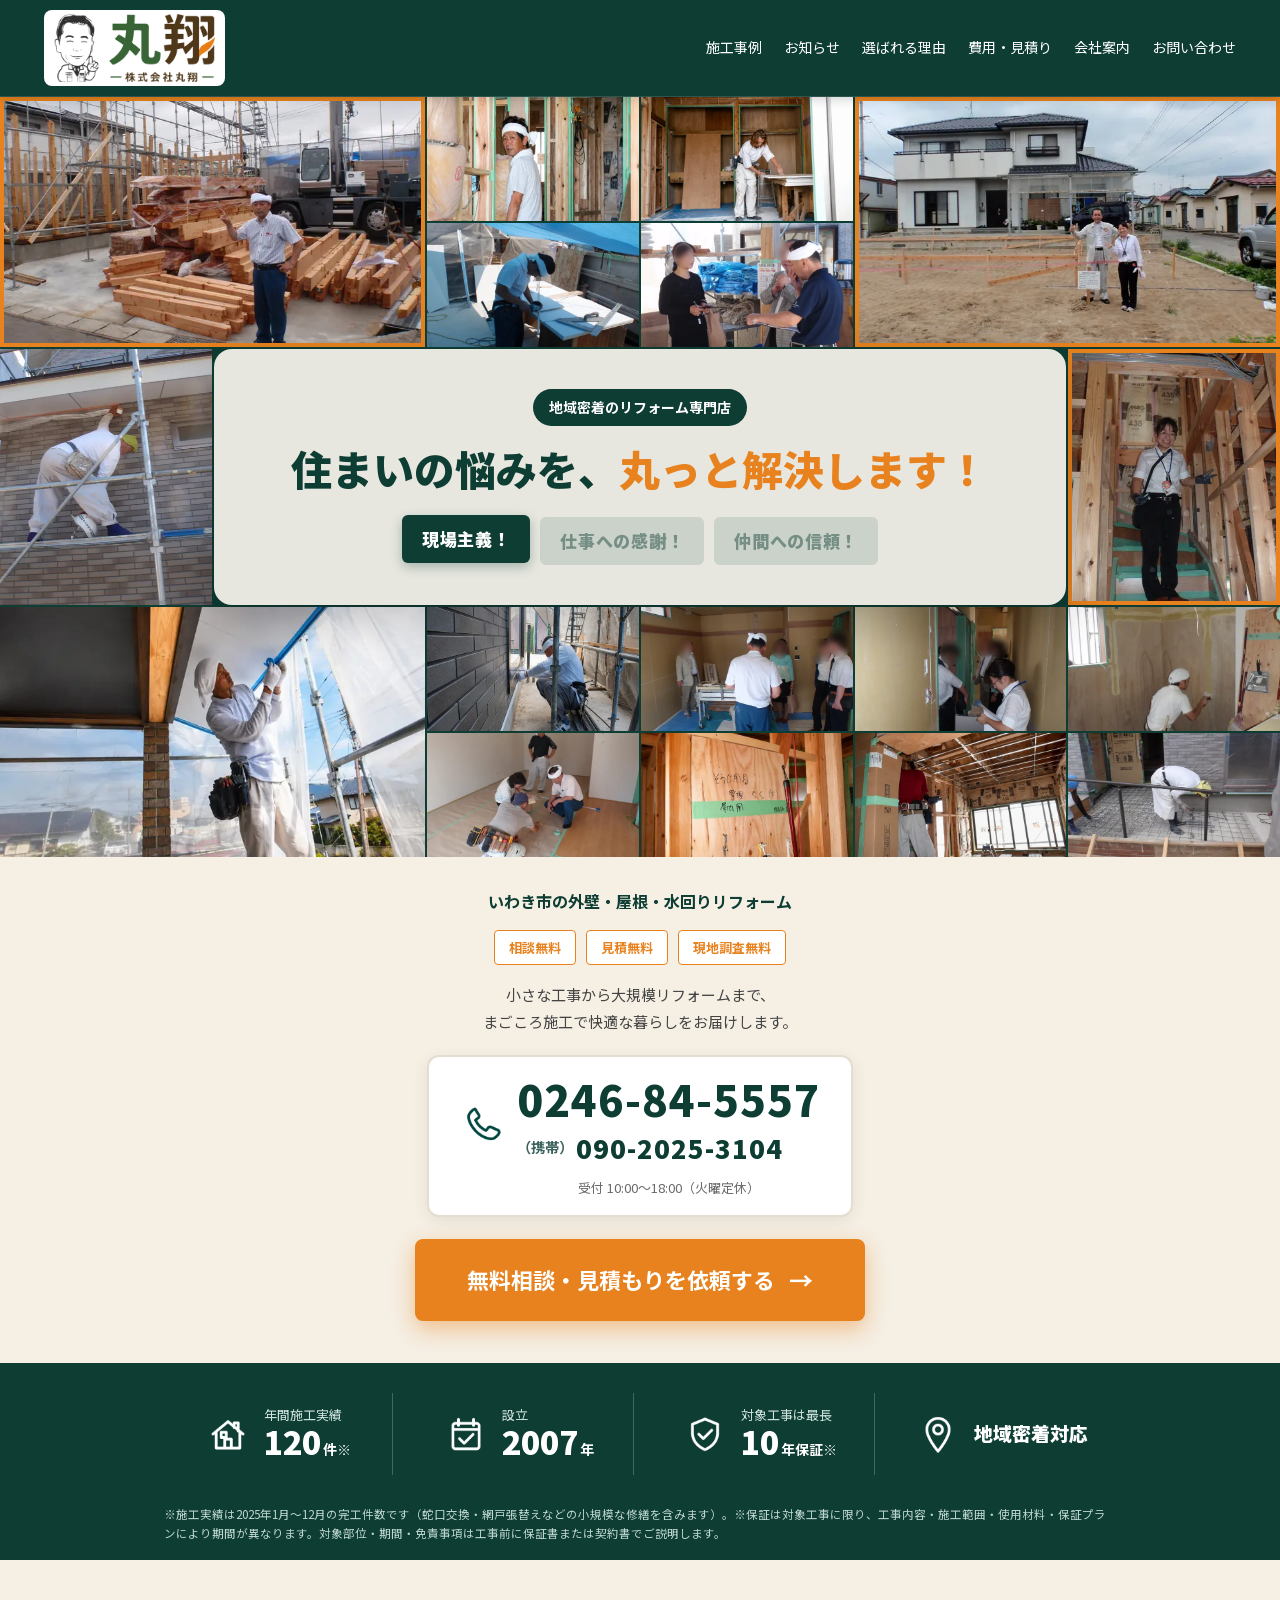
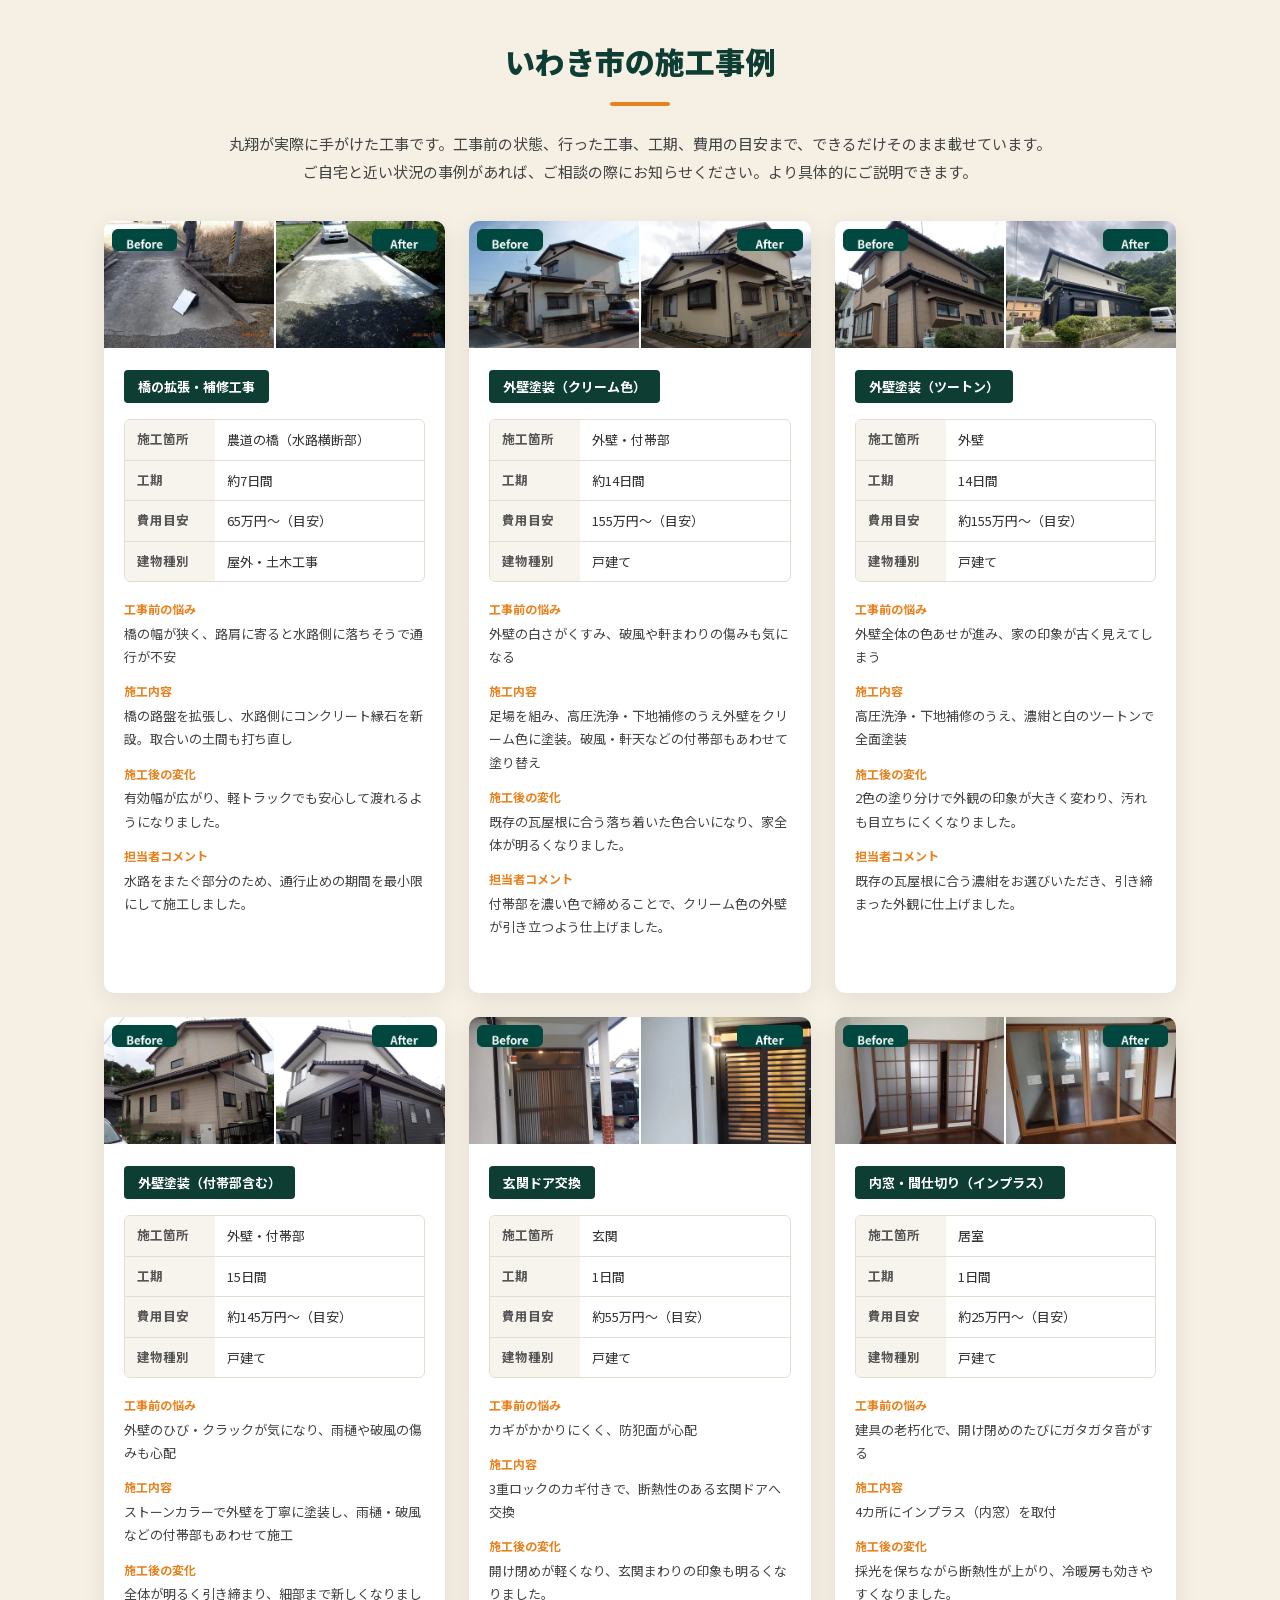
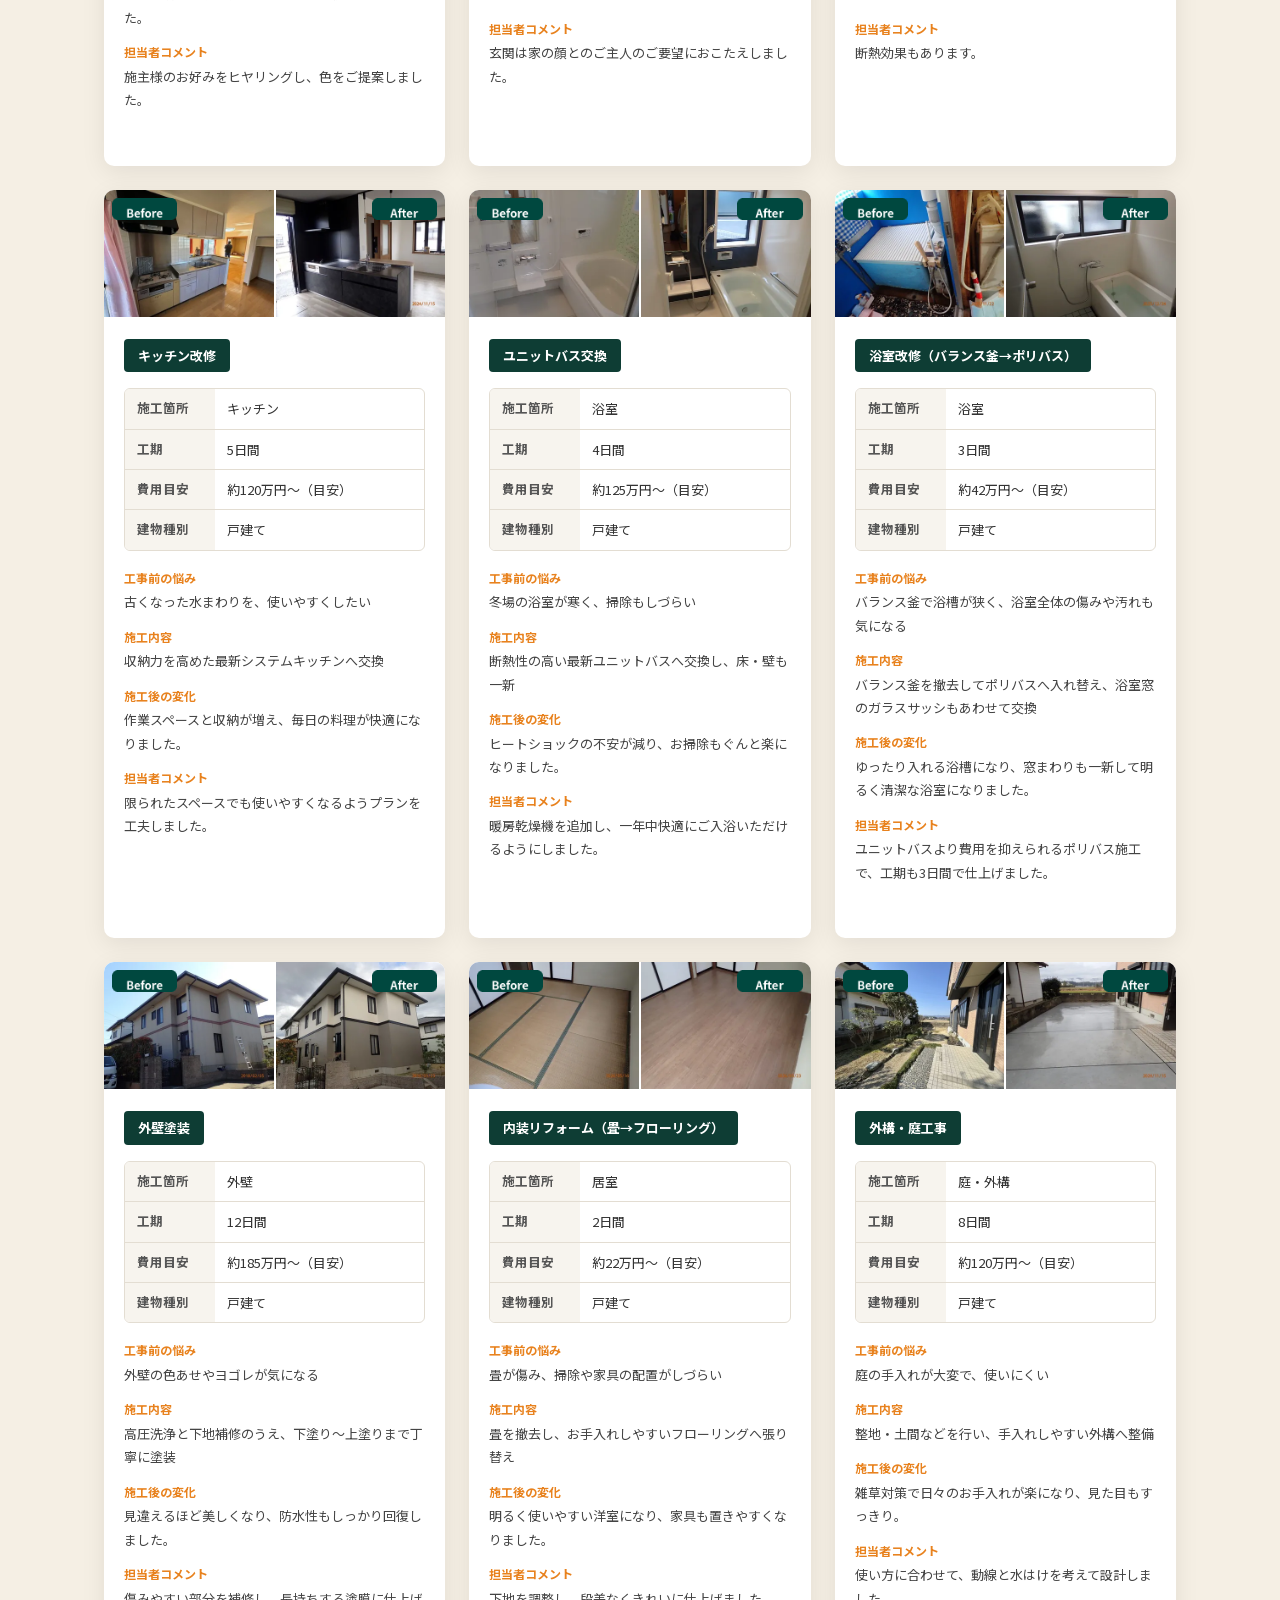
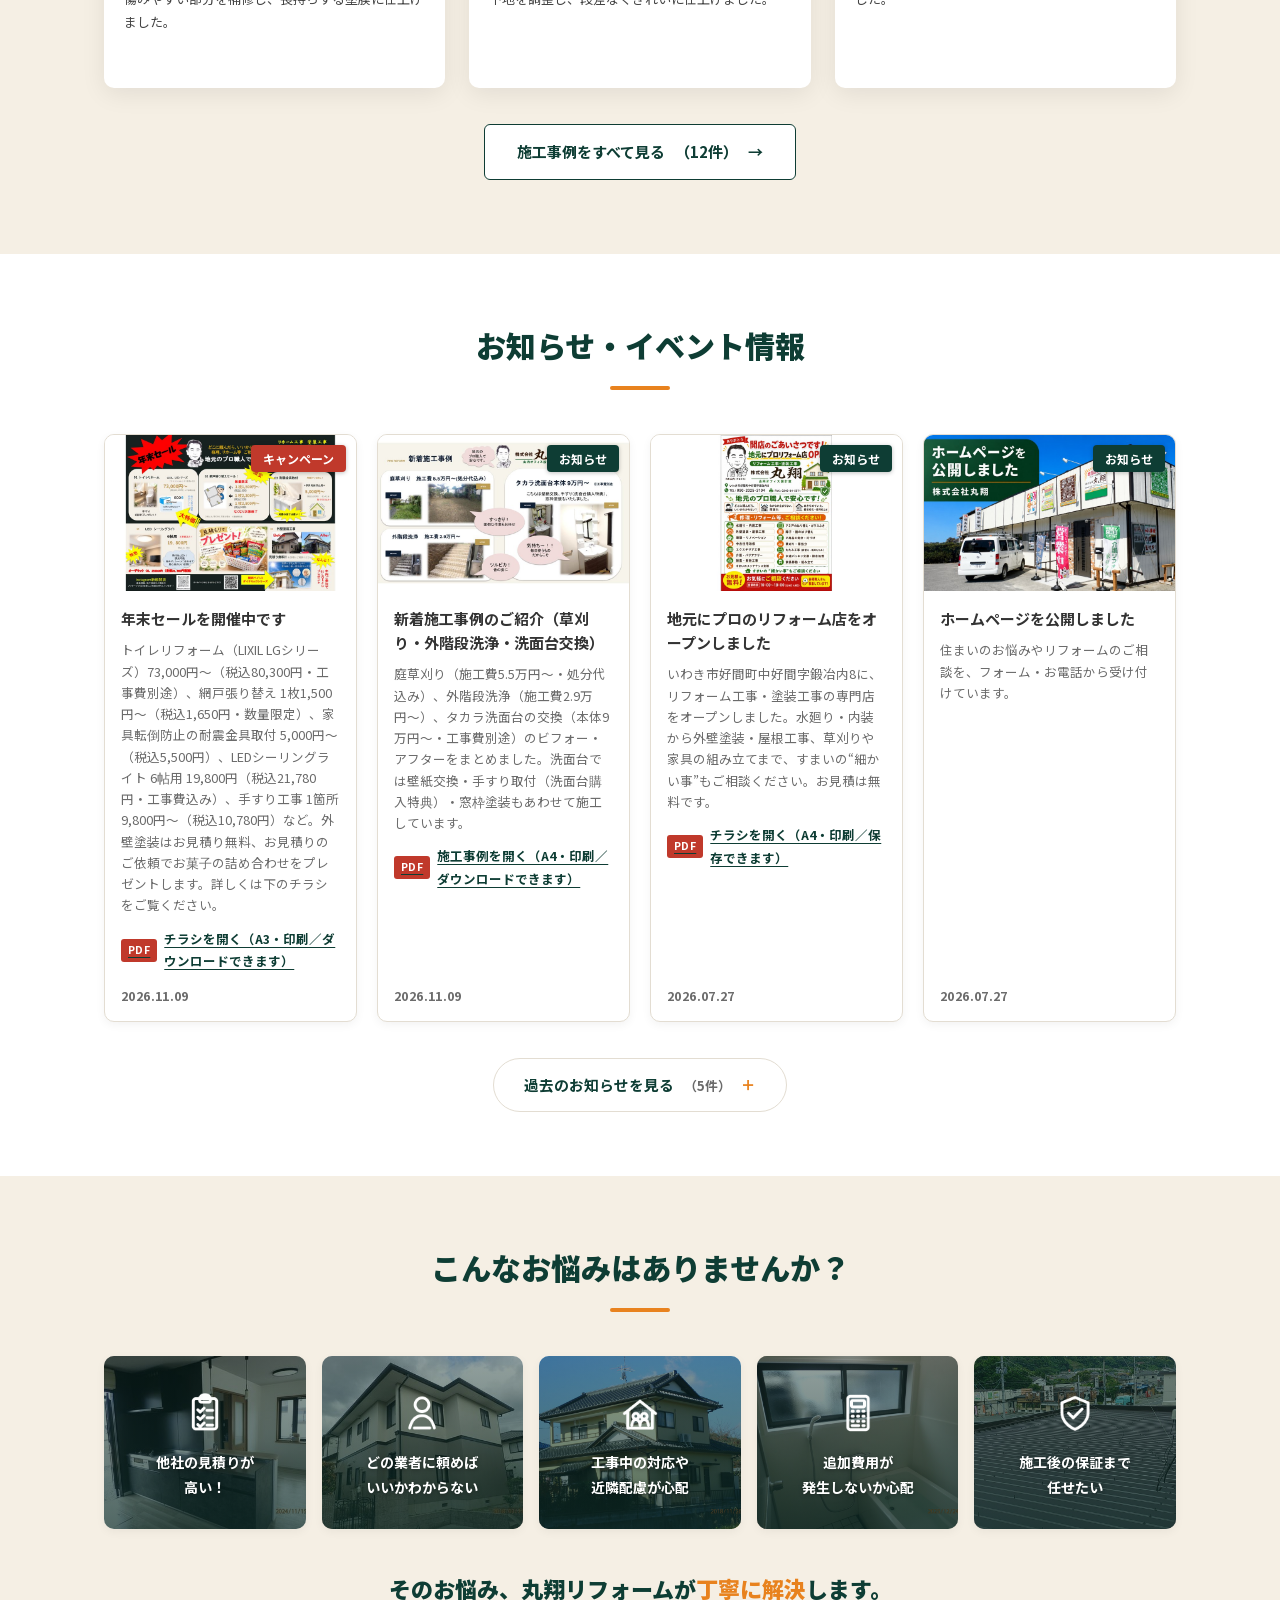
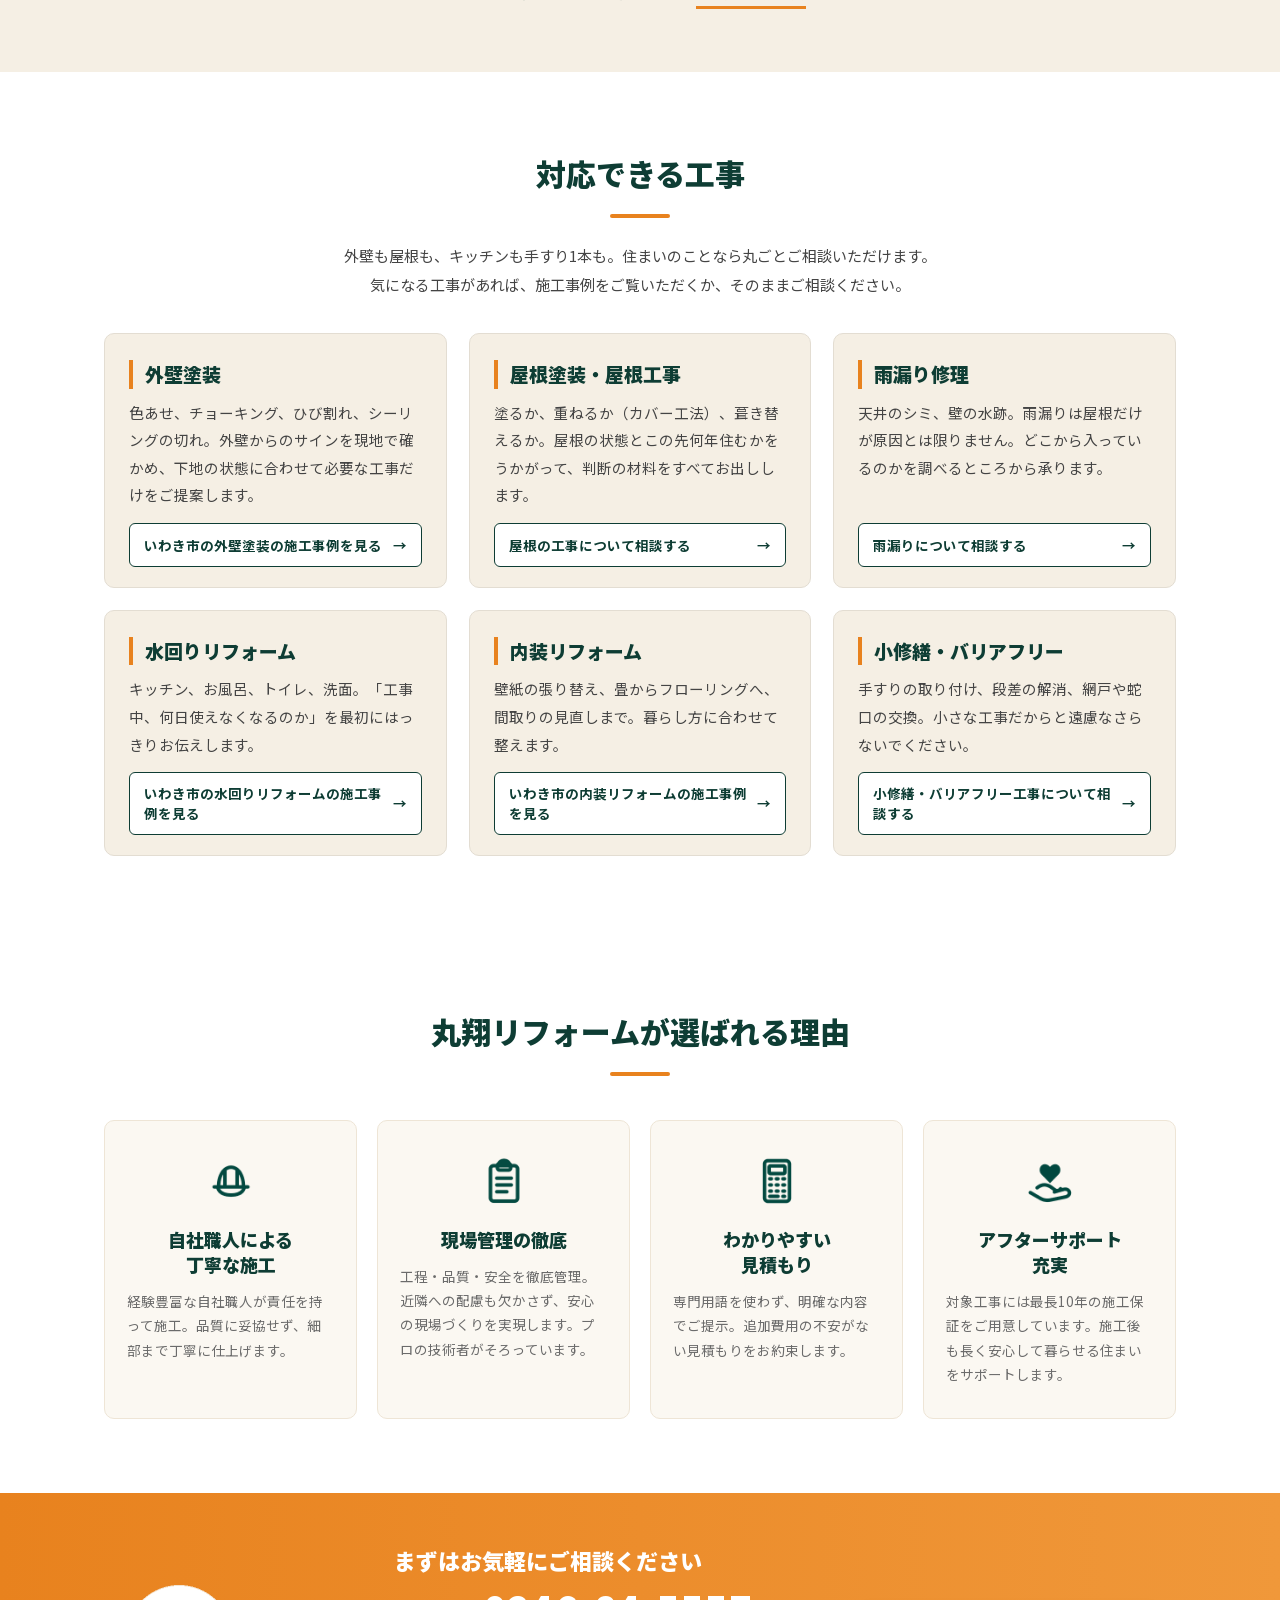
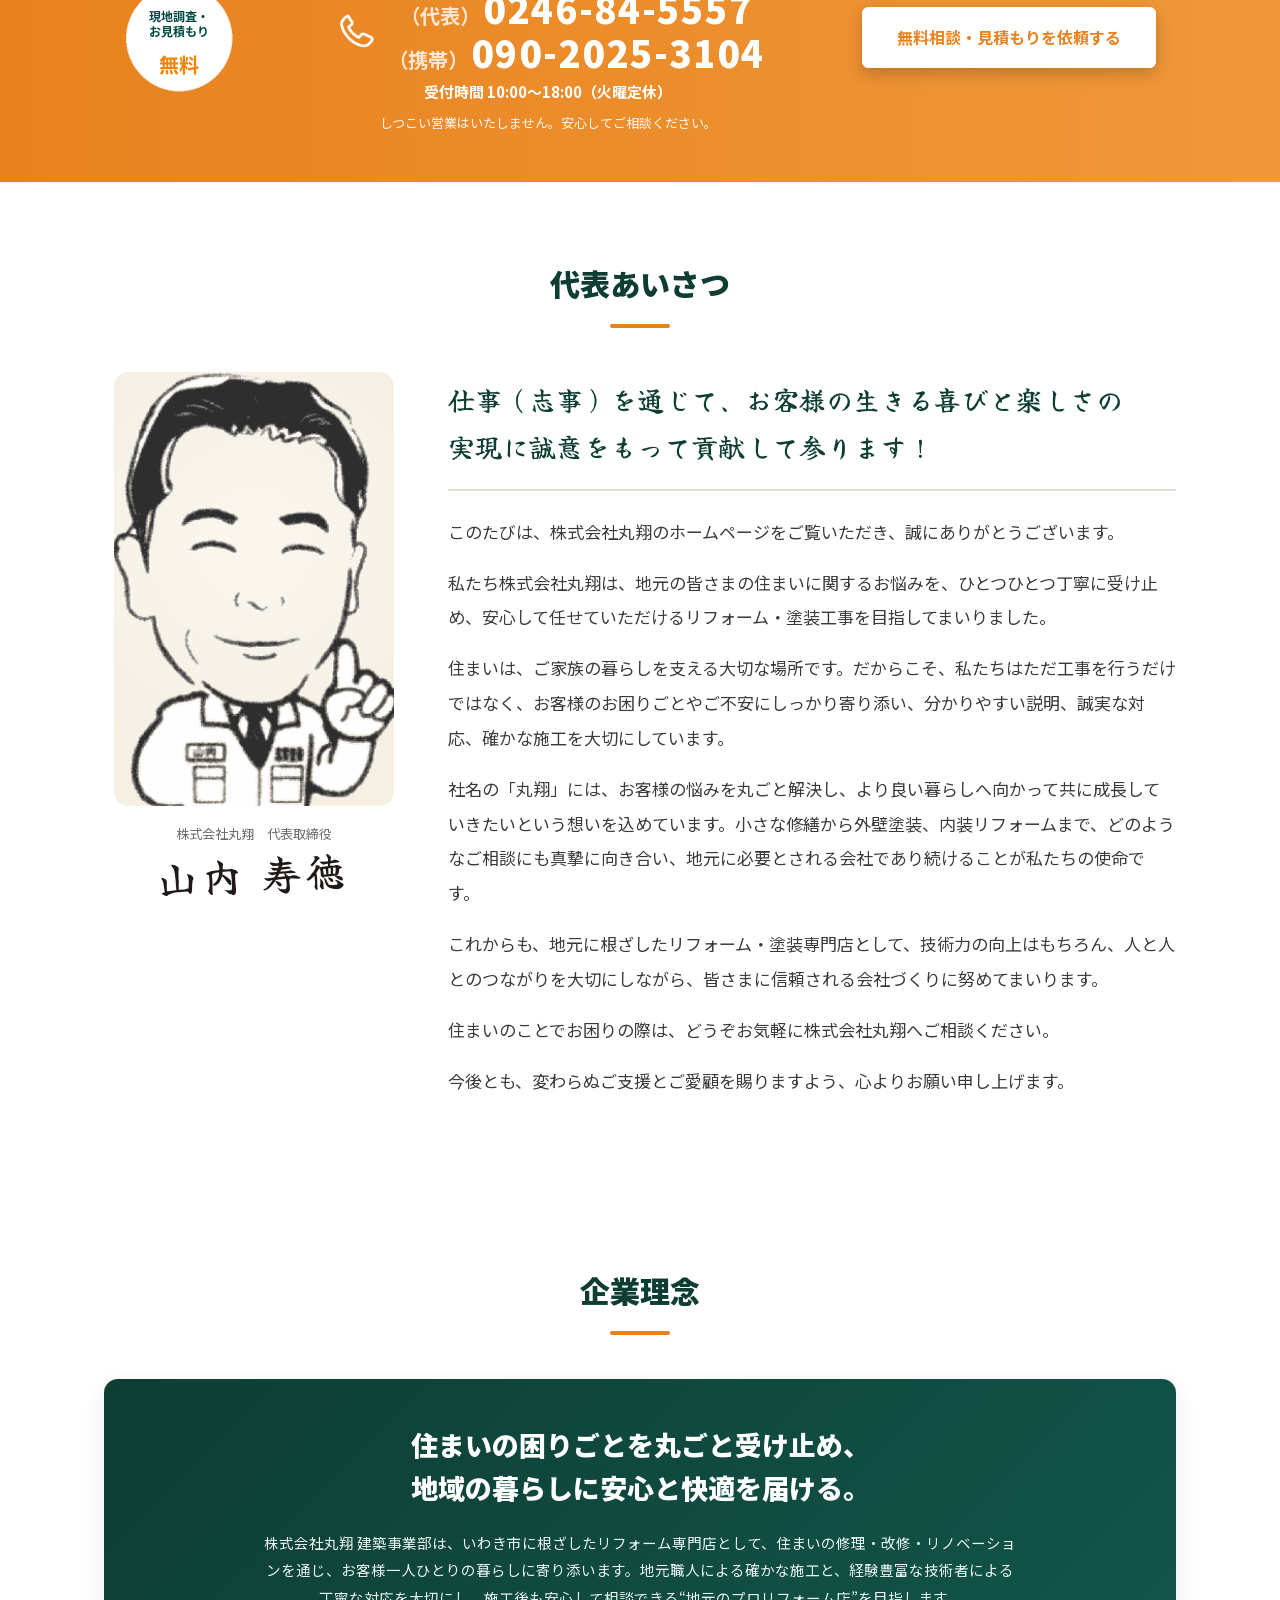
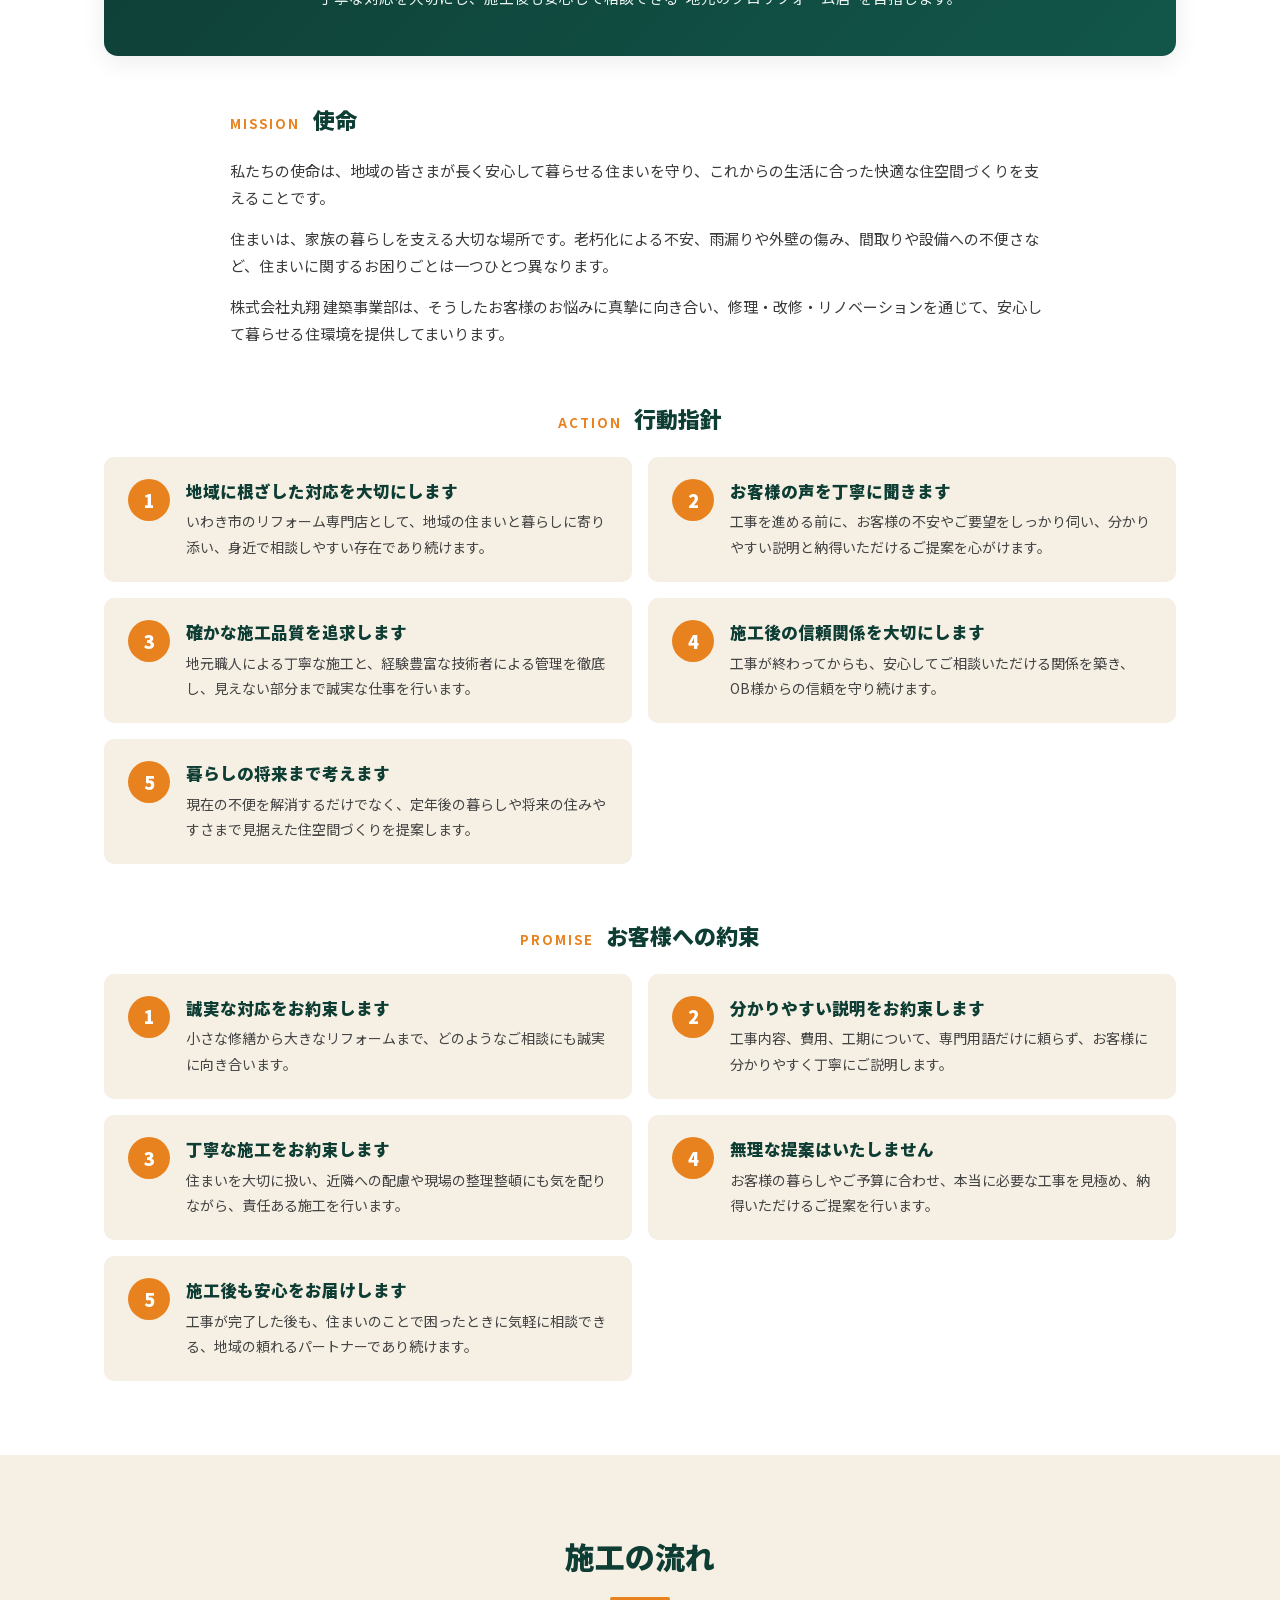
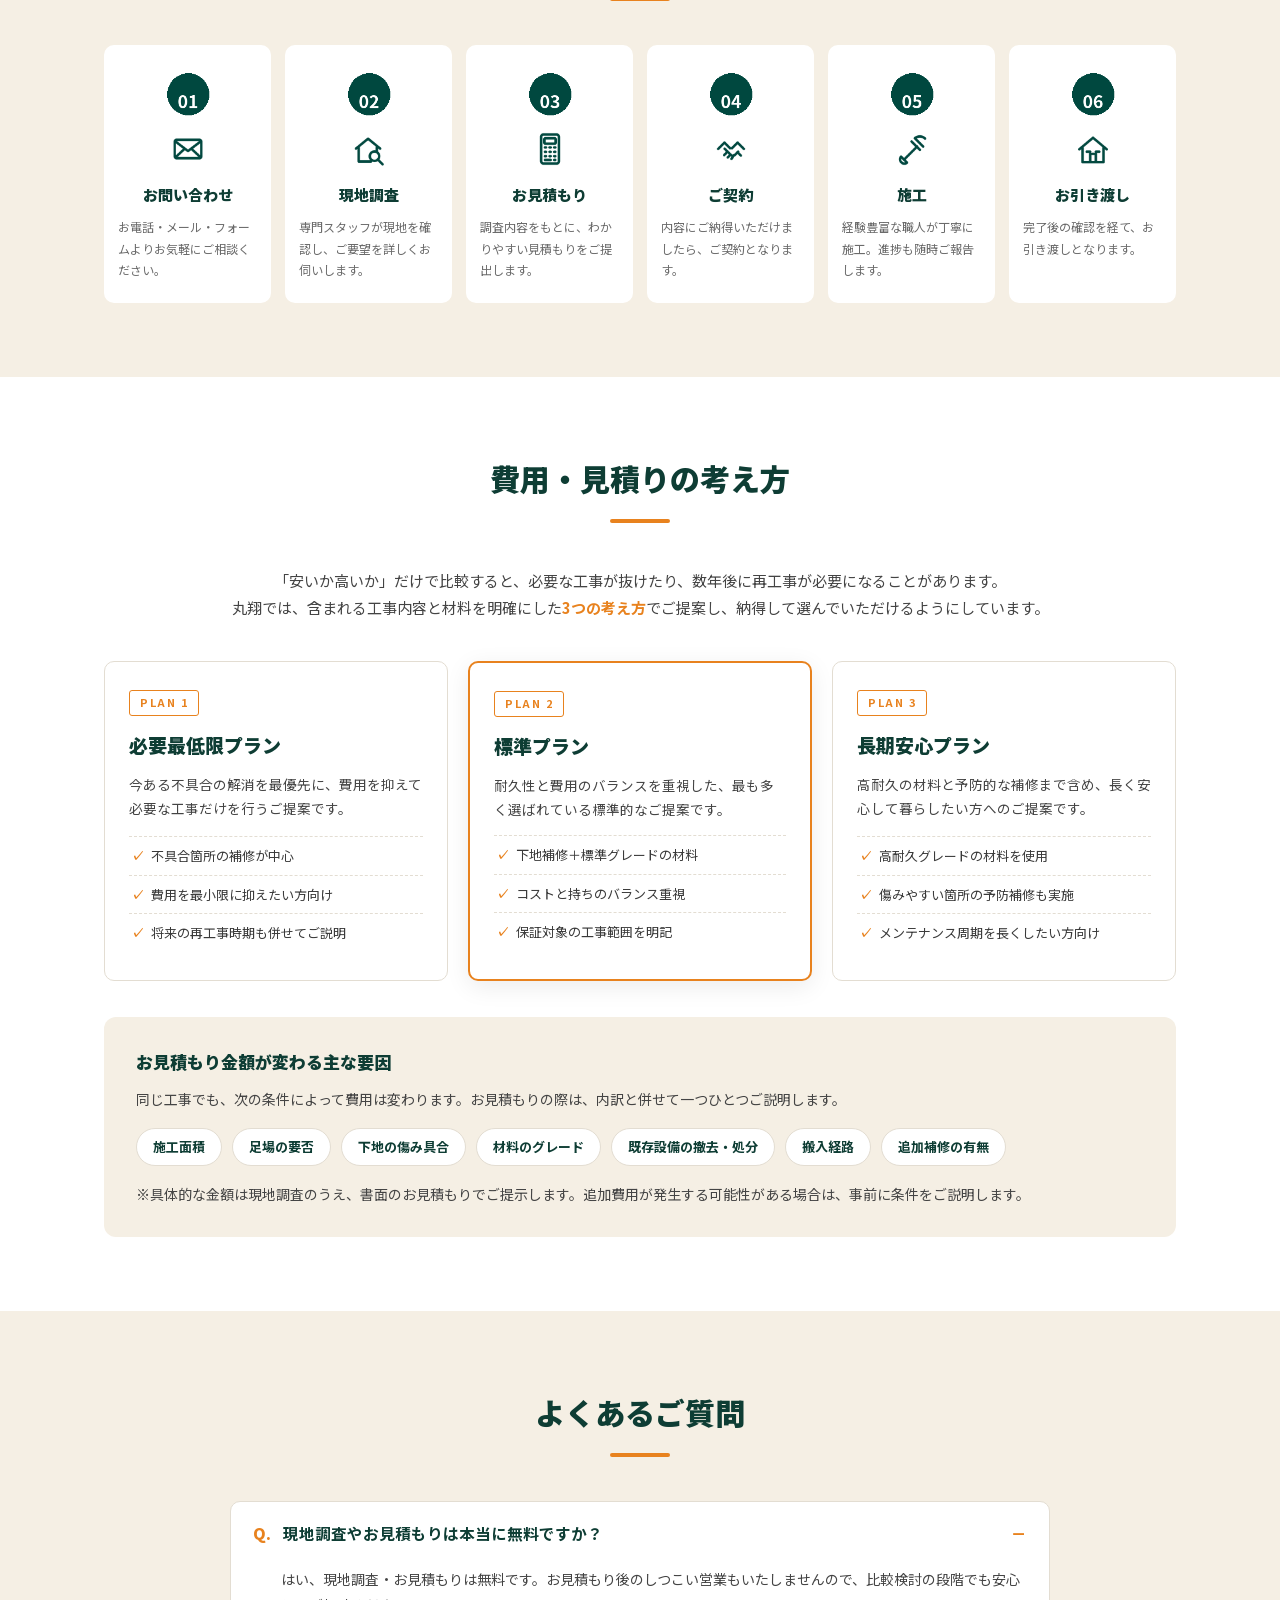
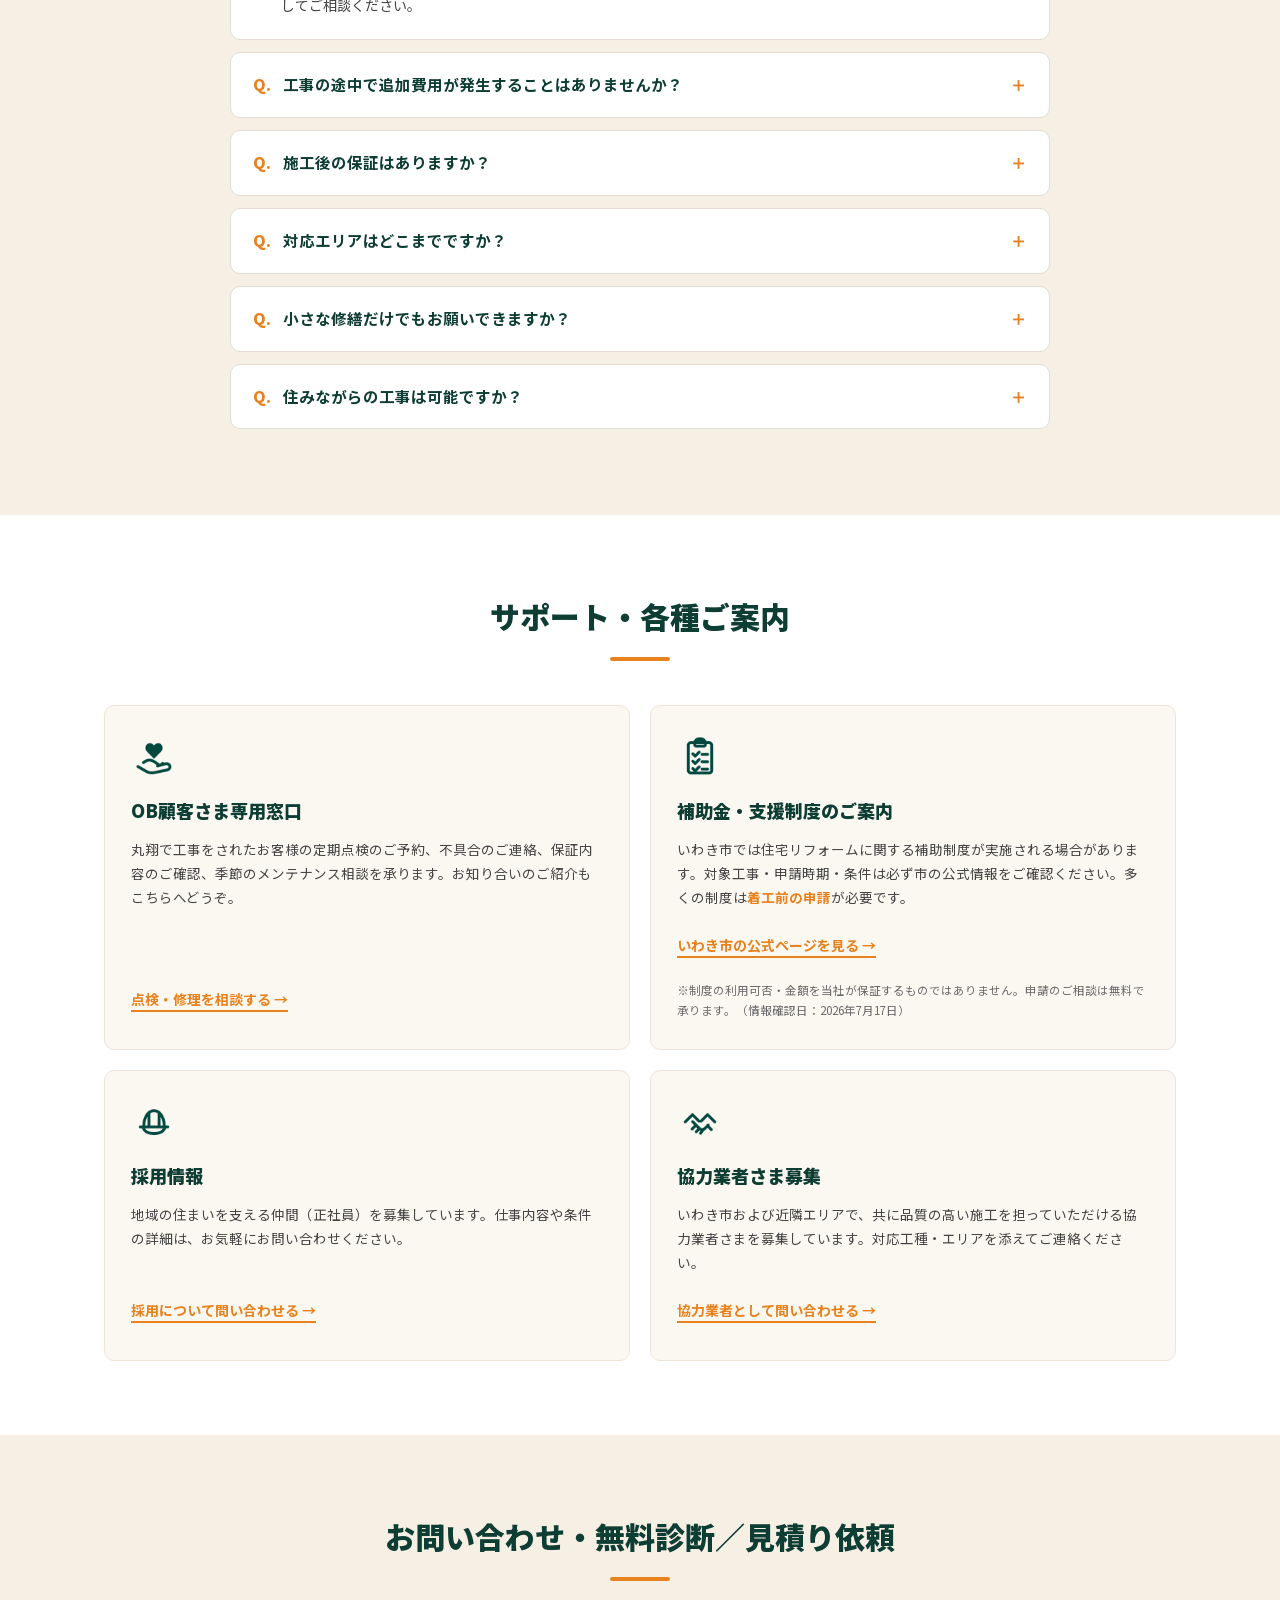
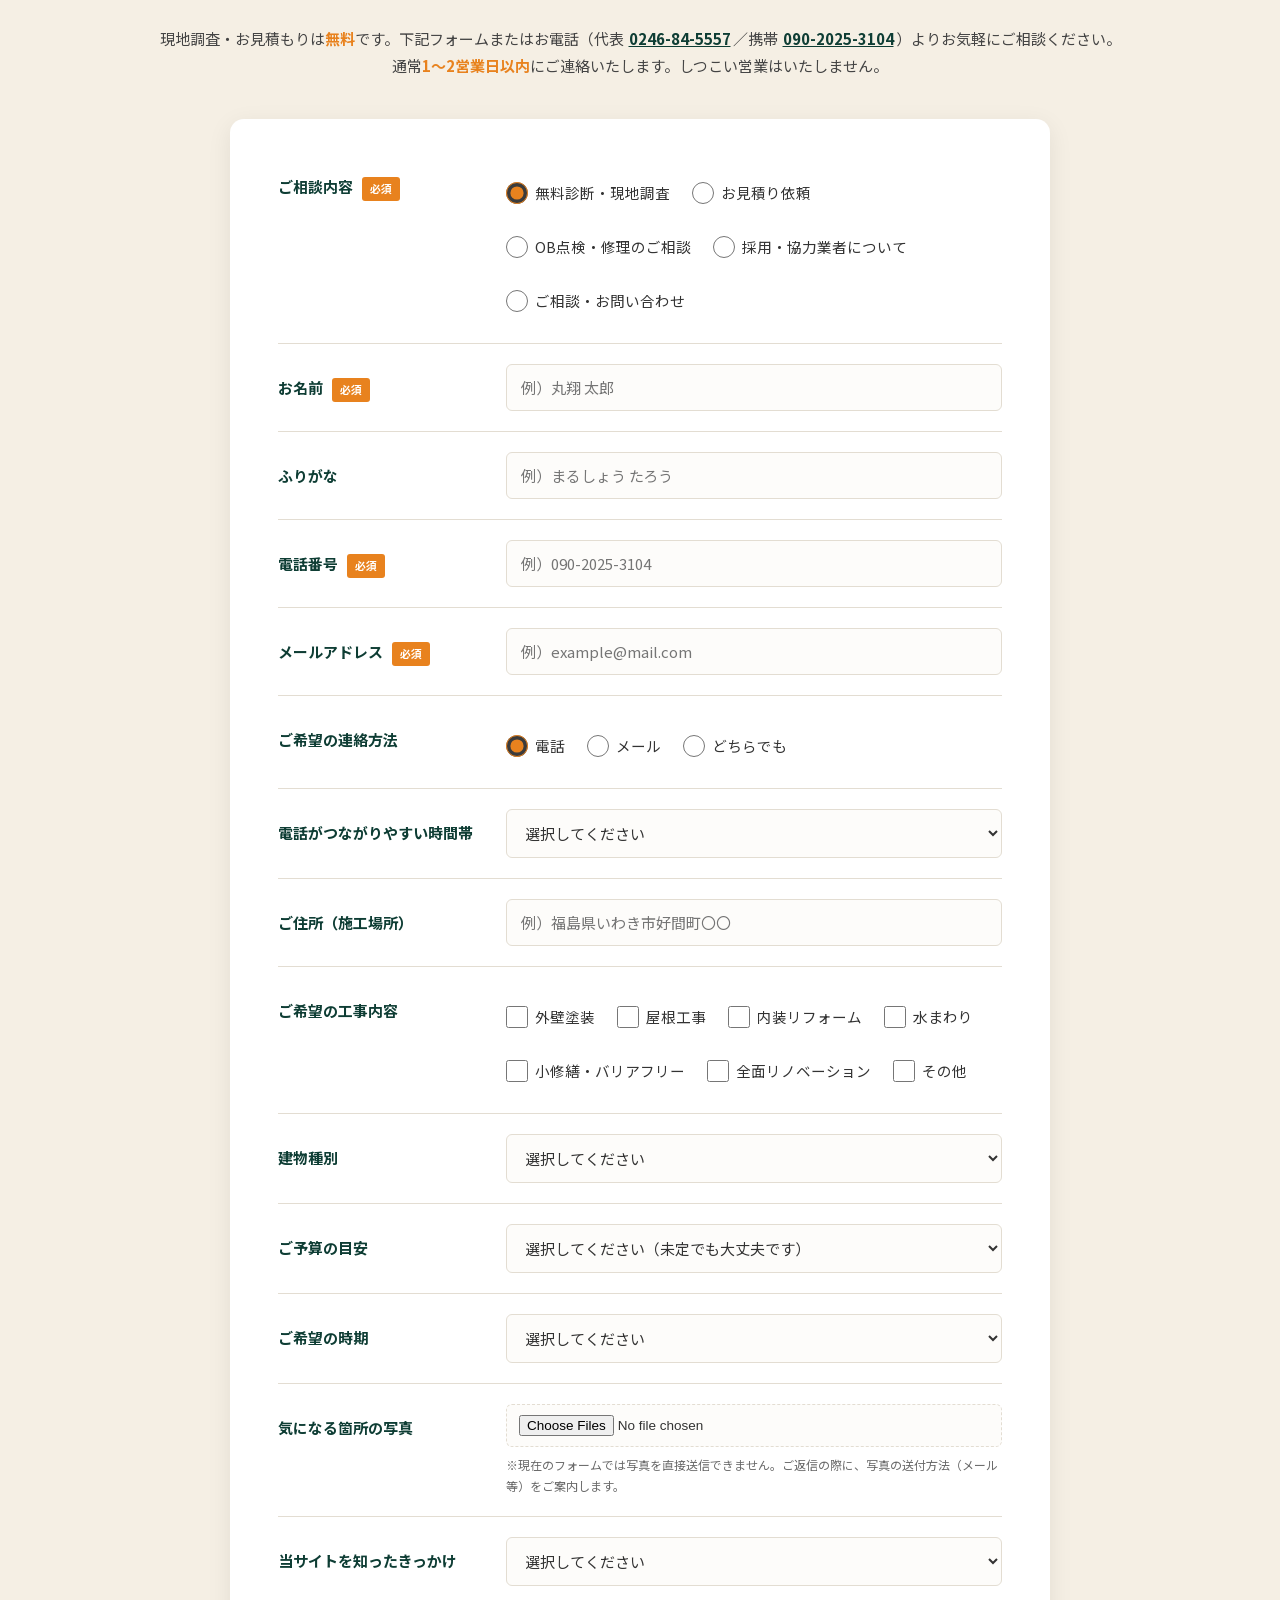
<file: index.html>
<!DOCTYPE html>
<html lang="ja">
<head>
<meta charset="UTF-8">
<meta name="viewport" content="width=device-width, initial-scale=1.0">
<!-- ===== アクセス解析：Googleタグ（GA4 / G-WCEB8Y4N4F）===== -->
<script async src="https://www.googletagmanager.com/gtag/js?id=G-WCEB8Y4N4F"></script>
<script>
  window.dataLayer = window.dataLayer || [];
  function gtag(){dataLayer.push(arguments);}
  // 手元での表示確認（localhost や file:// で開いた場合）がレポートに混ざらないよう、
  // 本番ドメインからのアクセスだけを計測する。ドメイン変更時はここも直すこと。
  if (location.hostname === 'marusho-iwaki.co.jp') {
    gtag('js', new Date());
    gtag('config', 'G-WCEB8Y4N4F');
  }
</script>
<!-- ===== ヒートマップ・セッション録画：Microsoft Clarity（xvefvdpdvg）===== -->
<script type="text/javascript">
  // GA4と同じく、手元での表示確認が記録に混ざらないよう本番ドメインだけで動かす
  if (location.hostname === 'marusho-iwaki.co.jp') {
    (function(c,l,a,r,i,t,y){
        c[a]=c[a]||function(){(c[a].q=c[a].q||[]).push(arguments)};
        t=l.createElement(r);t.async=1;t.src="https://www.clarity.ms/tag/"+i;
        y=l.getElementsByTagName(r)[0];y.parentNode.insertBefore(t,y);
    })(window, document, "clarity", "script", "xvefvdpdvg");
  }
</script>
<script src="analytics.js?v=20260916" defer></script>
<title>いわき市の外壁塗装・屋根・水回りリフォーム｜株式会社丸翔（丸翔リフォーム）</title>
<meta name="description" content="いわき市の外壁塗装・屋根工事・水回り・内装リフォームは株式会社丸翔へ。現地調査・お見積もり無料。小さな修繕から全面改修まで、地域密着でまごころ施工をお届けします。">

<!-- ===== 正規URL（canonical）=====
     このページの正しいURLを1つだけ検索エンジンに伝える。
     ページを増やしたら、そのページ自身の絶対URLを必ず書くこと。 -->
<link rel="canonical" href="https://marusho-iwaki.co.jp/">

<!-- ===== OGP・Twitterカード =====
     LINE・Facebook・X などにURLを貼ったときに出る、
     タイトル・説明文・画像の指定。画像は 1200×630px。 -->
<meta property="og:type"         content="website">
<meta property="og:site_name"    content="株式会社丸翔（丸翔リフォーム）">
<meta property="og:title"        content="いわき市の外壁塗装・屋根工事・水回りリフォーム｜株式会社丸翔">
<meta property="og:description"  content="いわき市全域対応のリフォーム専門店。外壁塗装・屋根工事・雨漏り修理・水回りまで自社職人が施工します。現地調査とお見積もりは無料です。">
<meta property="og:url"          content="https://marusho-iwaki.co.jp/">
<meta property="og:image"        content="https://marusho-iwaki.co.jp/lp_ui_assets_png/ogp/ogp_top.jpg?v=20260916">
<meta property="og:image:width"  content="1200">
<meta property="og:image:height" content="630">
<meta property="og:image:alt"    content="株式会社丸翔｜いわき市の外壁塗装・屋根工事・水回りリフォーム">
<meta property="og:locale"       content="ja_JP">
<meta name="twitter:card"        content="summary_large_image">
<!-- 最初の画面で使う書体を先に取りにいく（900は見出し、400は本文） -->
<link rel="preload" as="font" type="font/woff2" crossorigin href="fonts/noto-sans-jp-900.woff2?v=20260916e">
<link rel="preload" as="font" type="font/woff2" crossorigin href="fonts/noto-sans-jp-400.woff2?v=20260916e">
<link rel="stylesheet" href="style.css?v=20260918a">
<!-- ===== 構造化データ：事業所情報 =====
     検索エンジンに会社の基本情報を伝える。
     ここに書いてよいのは「画面に表示されている事実」だけ。
     口コミ評価・価格帯・SNS・資格・受賞歴は、丸翔さまへの確認が
     取れるまで書かないこと（根拠のない記述になるため）。 -->
<script type="application/ld+json">
{
  "@context": "https://schema.org",
  "@graph": [
    {
      "@type": ["HomeAndConstructionBusiness", "Organization"],
      "@id": "https://marusho-iwaki.co.jp/#organization",
      "name": "株式会社丸翔",
      "alternateName": "丸翔リフォーム",
      "url": "https://marusho-iwaki.co.jp/",
      "description": "いわき市の外壁塗装・屋根工事・水回り・内装リフォーム専門店。現地調査・お見積もりは無料です。",
      "foundingDate": "2007",
      "logo": {
        "@type": "ImageObject",
        "url": "https://marusho-iwaki.co.jp/lp_ui_assets_png/brand/logo_marusho.png"
      },
      "image": "https://marusho-iwaki.co.jp/lp_ui_assets_png/brand/logo_marusho.png",
      "telephone": "+81-246-84-5557",
      "faxNumber": "+81-246-84-5571",
      "email": "yamauchi310lyd@gmail.com",
      "address": {
        "@type": "PostalAddress",
        "streetAddress": "好間町中好間鍛冶内8番地",
        "addressLocality": "いわき市",
        "addressRegion": "福島県",
        "postalCode": "970-1152",
        "addressCountry": "JP"
      },
      "areaServed": {
        "@type": "City",
        "name": "いわき市",
        "containedInPlace": { "@type": "AdministrativeArea", "name": "福島県" }
      },
      "openingHoursSpecification": [
        {
          "@type": "OpeningHoursSpecification",
          "dayOfWeek": ["Monday", "Wednesday", "Thursday", "Friday", "Saturday", "Sunday"],
          "opens": "10:00",
          "closes": "18:00"
        }
      ],
      "founder": { "@type": "Person", "name": "山内 寿徳" },
      "employee": { "@type": "Person", "name": "山内 寿徳", "jobTitle": "代表取締役" },
      "hasOfferCatalog": {
        "@type": "OfferCatalog",
        "name": "対応できる工事",
        "itemListElement": [
          { "@type": "Offer", "itemOffered": { "@type": "Service", "name": "外壁塗装" } },
          { "@type": "Offer", "itemOffered": { "@type": "Service", "name": "屋根塗装・屋根工事" } },
          { "@type": "Offer", "itemOffered": { "@type": "Service", "name": "雨漏り修理" } },
          { "@type": "Offer", "itemOffered": { "@type": "Service", "name": "水回りリフォーム" } },
          { "@type": "Offer", "itemOffered": { "@type": "Service", "name": "内装リフォーム" } },
          { "@type": "Offer", "itemOffered": { "@type": "Service", "name": "小修繕・バリアフリー工事" } },
          { "@type": "Offer", "itemOffered": { "@type": "Service", "name": "全面リノベーション" } }
        ]
      }
    },
    {
      "@type": "WebSite",
      "@id": "https://marusho-iwaki.co.jp/#website",
      "url": "https://marusho-iwaki.co.jp/",
      "name": "株式会社丸翔（丸翔リフォーム）",
      "inLanguage": "ja",
      "publisher": { "@id": "https://marusho-iwaki.co.jp/#organization" }
    }
  ]
}
</script>
<script type="application/ld+json">
{
  "@context": "https://schema.org",
  "@type": "FAQPage",
  "mainEntity": [
    {
      "@type": "Question",
      "name": "現地調査やお見積もりは本当に無料ですか？",
      "acceptedAnswer": { "@type": "Answer", "text": "はい、現地調査・お見積もりは無料です。お見積もり後のしつこい営業もいたしませんので、比較検討の段階でも安心してご相談ください。" }
    },
    {
      "@type": "Question",
      "name": "工事の途中で追加費用が発生することはありませんか？",
      "acceptedAnswer": { "@type": "Answer", "text": "お見積もりの段階で、費用が変わる可能性のある条件（下地の傷みの程度など）を事前にご説明します。工事中に追加の補修が必要と分かった場合も、必ず事前にご相談し、ご了承いただいてから進めます。" }
    },
    {
      "@type": "Question",
      "name": "施工後の保証はありますか？",
      "acceptedAnswer": { "@type": "Answer", "text": "対象工事には最長10年の施工保証をご用意しています。保証期間は工事内容・施工範囲・使用材料および保証プランにより異なります。対象となる主な工事は、屋根の全面葺き替え・カバー工法、外壁の張り替え・外装下地防水工事、屋上・バルコニーの全面防水工事、外壁・屋根塗装です。経年による色あせ、チョーキング、汚れ・カビ・藻、シーリング材の通常劣化、既存下地のひび割れ、建物の揺れや構造変形、台風・地震・雹・落雷などの自然災害、他社工事による損傷、お客様ご自身による加工や破損、保証対象外部分を原因とする雨漏りは保証の対象外です。対象部位・保証期間・保証内容・免責事項は、工事前に保証書または契約書で明確にご説明します。" }
    },
    {
      "@type": "Question",
      "name": "対応エリアはどこまでですか？",
      "acceptedAnswer": { "@type": "Answer", "text": "福島県いわき市全域に対応しています。市外の場合もまずはお気軽にご相談ください。" }
    },
    {
      "@type": "Question",
      "name": "小さな修繕だけでもお願いできますか？",
      "acceptedAnswer": { "@type": "Answer", "text": "もちろん可能です。手すりの取り付け、網戸・蛇口の交換、雨どいの補修など、小さな困りごともお気軽にご相談ください。" }
    },
    {
      "@type": "Question",
      "name": "住みながらの工事は可能ですか？",
      "acceptedAnswer": { "@type": "Answer", "text": "外壁塗装や水回りの改修など、多くの工事はお住まいのまま施工できます。生活への影響が大きい工事の場合は、事前に工程をご説明のうえ進めます。" }
    }
  ]
}
</script>
</head>
<body>

<!-- ===== HEADER ===== -->
<header class="site-header" id="top">
  <div class="header-inner">
    <a href="#top" class="brand">
      <img src="lp_ui_assets_png/brand/logo_marusho.png?v=20260916b" alt="株式会社 丸翔" class="brand-logo" width="420" height="177">
    </a>

    <nav class="global-nav" id="gnav">
      <a href="#cases">施工事例</a>
      <!-- 「お客様の声」は掲載許可の確認が取れるまで非表示（2026-07-28 丸翔さまご判断）
           許可が取れたら、このリンクと下の voice セクションのコメントアウトを解除してください -->
      <a href="#news">お知らせ</a>
      <a href="#service">選ばれる理由</a>
      <a href="#pricing">費用・見積り</a>
      <a href="#about">会社案内</a>
      <a href="#contact">お問い合わせ</a>
    </nav>

    <button class="hamburger" id="hamburger" aria-label="メニューを開く">
      <img src="lp_ui_assets_png/icons/icon_hamburger_menu.png" alt="" width="128" height="128">
    </button>
  </div>
</header>

<!-- ===== HERO ===== -->
<section class="hero">
  <!-- 写真の壁ゾーン：17枚を敷き詰め、その中央に見出しパネルを重ねる -->
  <div class="hero-stage">
  <!-- 写真の壁：17枚は常に明るいまま。中央の区画はパネル用に空けてあるので写真は隠れない -->
  <div class="hero-wall" id="heroWall">
    <figure class="hw-tile hw-tile--main2" data-ch="2"><picture><source srcset="lp_image_assets_png/hero_wall/wall01.webp" type="image/webp"><img src="lp_image_assets_png/hero_wall/wall01.jpg" alt="更地での着工前の現場立会い" decoding="async" width="640" height="480"></picture></figure>
    <figure class="hw-tile hw-tile--main" data-ch="1"><picture><source srcset="lp_image_assets_png/hero_wall/wall02.webp" type="image/webp"><img src="lp_image_assets_png/hero_wall/wall02.jpg" alt="建方前の資材搬入と現場確認" fetchpriority="high" decoding="async" width="640" height="480"></picture></figure>
    <figure class="hw-tile hw-tile--main3" data-ch="3"><picture><source srcset="lp_image_assets_png/hero_wall/wall04.webp" type="image/webp"><img src="lp_image_assets_png/hero_wall/wall04.jpg" alt="建方中の階段に立つスタッフ" decoding="async" width="640" height="480"></picture></figure>
    <figure class="hw-tile hw-tile--big" data-ch="1"><picture><source srcset="lp_image_assets_png/hero_wall/wall05.webp" type="image/webp"><img src="lp_image_assets_png/hero_wall/wall05.jpg" alt="足場の上での軒天施工" decoding="async" width="640" height="360"></picture></figure>
    <figure class="hw-tile" data-ch="1"><picture><source srcset="lp_image_assets_png/hero_wall/wall07.webp" type="image/webp"><img src="lp_image_assets_png/hero_wall/wall07.jpg" alt="断熱材の施工中" decoding="async" width="640" height="360"></picture></figure>
    <figure class="hw-tile" data-ch="1"><picture><source srcset="lp_image_assets_png/hero_wall/wall08.webp" type="image/webp"><img src="lp_image_assets_png/hero_wall/wall08.jpg" alt="造作棚の加工作業" decoding="async" width="640" height="360"></picture></figure>
    <figure class="hw-tile" data-ch="1"><picture><source srcset="lp_image_assets_png/hero_wall/wall09.webp" type="image/webp"><img src="lp_image_assets_png/hero_wall/wall09.jpg" alt="造作材のカット加工" decoding="async" width="640" height="480"></picture></figure>
    <figure class="hw-tile" data-ch="2"><picture><source srcset="lp_image_assets_png/hero_wall/wall11.webp" type="image/webp"><img src="lp_image_assets_png/hero_wall/wall11.jpg" alt="お施主様への現場でのご説明" decoding="async" width="640" height="480"></picture></figure>
    <figure class="hw-tile hw-tile--wide" data-ch="1"><picture><source srcset="lp_image_assets_png/hero_wall/wall12.webp" type="image/webp"><img src="lp_image_assets_png/hero_wall/wall12.jpg" alt="窓周りの外壁コーキング" decoding="async" width="640" height="360"></picture></figure>
    <figure class="hw-tile hw-tile--tall" data-ch="1"><picture><source srcset="lp_image_assets_png/hero_wall/wall13.webp" type="image/webp"><img src="lp_image_assets_png/hero_wall/wall13.jpg" alt="足場の上での外壁施工" decoding="async" width="640" height="480"></picture></figure>
    <figure class="hw-tile" data-ch="2"><picture><source srcset="lp_image_assets_png/hero_wall/wall15.webp" type="image/webp"><img src="lp_image_assets_png/hero_wall/wall15.jpg" alt="完成した室内をお施主様にご案内" decoding="async" width="640" height="480"></picture></figure>
    <figure class="hw-tile" data-ch="2"><picture><source srcset="lp_image_assets_png/hero_wall/wall16.webp" type="image/webp"><img src="lp_image_assets_png/hero_wall/wall16.jpg" alt="内装工事中の現場でのお施主様へのご案内" decoding="async" width="640" height="480"></picture></figure>
    <figure class="hw-tile" data-ch="1"><picture><source srcset="lp_image_assets_png/hero_wall/wall17.webp" type="image/webp"><img src="lp_image_assets_png/hero_wall/wall17.jpg" alt="内装下地のパテ処理" decoding="async" width="640" height="480"></picture></figure>
    <figure class="hw-tile" data-ch="3"><picture><source srcset="lp_image_assets_png/hero_wall/wall19.webp" type="image/webp"><img src="lp_image_assets_png/hero_wall/wall19.jpg" alt="完成した室内での仕上げ確認" decoding="async" width="640" height="480"></picture></figure>
    <figure class="hw-tile" data-ch="1"><picture><source srcset="lp_image_assets_png/hero_wall/wall20.webp" type="image/webp"><img src="lp_image_assets_png/hero_wall/wall20.jpg" alt="そうじ用具の管理を示す手書きの掲示" decoding="async" width="640" height="360"></picture></figure>
    <figure class="hw-tile" data-ch="1"><picture><source srcset="lp_image_assets_png/hero_wall/wall22.webp" type="image/webp"><img src="lp_image_assets_png/hero_wall/wall22.jpg" alt="天井の軽天下地施工" decoding="async" width="640" height="360"></picture></figure>
    <figure class="hw-tile" data-ch="1"><picture><source srcset="lp_image_assets_png/hero_wall/wall23.webp" type="image/webp"><img src="lp_image_assets_png/hero_wall/wall23.jpg" alt="玄関ポーチの配筋工事" decoding="async" width="640" height="480"></picture></figure>

    <!-- 中央パネル：壁の中央区画（写真を置かない場所）に収まる -->
    <div class="hero-inner">
      <div class="hero-card">
        <p class="hero-eyebrow">地域密着のリフォーム専門店</p>
        <h1 class="hero-title">住まいの悩みを、<br class="ttl-br"><em>丸っと解決します！</em></h1>
        <!-- 三つの信条：常に3つ並べ、順ぐりに1つだけを teal 地×白文字で光らせる -->
        <div class="hero-creed" id="heroCreed" aria-label="丸翔の三つの信条">
          <span class="creed" data-ch="1">現場主義！</span>
          <span class="creed" data-ch="2">仕事への感謝！</span>
          <span class="creed" data-ch="3">仲間への信頼！</span>
        </div>
      </div>
    </div>
  </div>

  </div><!-- /.hero-stage -->

  <!-- 壁のすぐ下：連絡先と申し込みボタン -->
  <div class="hero-action">
    <div class="hero-action-inner">
      <p class="hero-area">いわき市の外壁・屋根・水回りリフォーム</p>
      <div class="hero-tags">
        <span>相談無料</span><span>見積無料</span><span>現地調査無料</span>
      </div>
      <p class="hero-lead">
        小さな工事から大規模リフォームまで、<br>
        まごころ施工で快適な暮らしをお届けします。
      </p>
      <div class="hero-phone">
        <img src="lp_ui_assets_png/icons/icon_phone.png" alt="" width="128" height="128">
        <span class="hp-nums">
          <a href="tel:0246845557" class="hp-num">0246-84-5557</a>
          <a href="tel:09020253104" class="hp-num hp-num--sub"><small class="ph-label">（携帯）</small>090-2025-3104</a>
        </span>
        <span class="hp-hours">受付 10:00～18:00（火曜定休）</span>
      </div>
      <div class="hero-btns">
        <a href="#contact" class="btn btn-orange">無料相談・見積もりを依頼する <span class="arw">→</span></a>
      </div>
    </div>
  </div>
</section>

<!-- ===== STATS ===== -->
<section class="stats">
  <div class="stats-inner">
    <div class="stat">
      <img src="lp_ui_assets_png/icons/icon_house_stats.png" alt="" loading="lazy" width="128" height="128">
      <div class="stat-text"><span class="stat-label">年間施工実績</span><span class="stat-value">120<small>件※</small></span></div>
    </div>
    <div class="stat">
      <img src="lp_ui_assets_png/icons/icon_calendar_check.png" alt="" loading="lazy" width="128" height="128">
      <div class="stat-text"><span class="stat-label">設立</span><span class="stat-value">2007<small>年</small></span></div>
    </div>
    <div class="stat">
      <img src="lp_ui_assets_png/icons/icon_shield_check.png" alt="" loading="lazy" width="128" height="128">
      <div class="stat-text"><span class="stat-label">対象工事は最長</span><span class="stat-value">10<small>年保証※</small></span></div>
    </div>
    <div class="stat">
      <img src="lp_ui_assets_png/icons/icon_pin.png" alt="" loading="lazy" width="128" height="128">
      <div class="stat-text stat-text--single"><span class="stat-value stat-value--sm">地域密着対応</span></div>
    </div>
  </div>
  <p class="stats-note">※施工実績は2025年1月〜12月の完工件数です（蛇口交換・網戸張替えなどの小規模な修繕を含みます）。※保証は対象工事に限り、工事内容・施工範囲・使用材料・保証プランにより期間が異なります。対象部位・期間・免責事項は工事前に保証書または契約書でご説明します。</p>
</section>

<!-- ===== 施工事例 ===== -->
<section class="cases" id="cases">
  <div class="container">
    <h2 class="sec-title">いわき市の<em>施工事例</em></h2>
    <p class="cases-lead">
      丸翔が実際に手がけた工事です。工事前の状態、行った工事、工期、費用の目安まで、できるだけそのまま載せています。<br>
      ご自宅と近い状況の事例があれば、ご相談の際にお知らせください。より具体的にご説明できます。
    </p>
    <div class="case-grid" id="caseGrid"></div>
    <div class="cases-more">
      <a href="/works/" class="btn btn-outline">施工事例をすべて見る<span id="casesCount"></span> <span class="arw">→</span></a>
    </div>
  </div>
</section>

<!-- ===== お客様の声 =====
     【非表示中】掲載許可の確認が取れるまで非表示にしています（2026-07-28 丸翔さまご判断）。
     許可が取れたら、この行の下の「<section」から「</section>」までのコメントを外してください。
     あわせて、掲載地域が対応エリア（いわき市）と合っているかもご確認ください
     （現在は郡山市・福島市のお客様が含まれています）。
<section class="voice" id="voice">
  <div class="container">
    <h2 class="sec-title">お客様の<em>声</em></h2>
    <div class="voice-grid">
      <div class="voice-card">
        <div class="voice-head">
          <img src="lp_ui_assets_png/icons/icon_customer_avatar_woman.png" alt="" loading="lazy" width="128" height="128">
          <span class="voice-meta">いわき市・50代・キッチン改修</span>
        </div>
        <p class="voice-title">「予算内で理想のキッチンになりました」</p>
        <p class="voice-body">他社の見積もりよりも明確で、内容も納得できました。職人さんの対応も丁寧で、工事中も安心してお任せできました。</p>
      </div>
      <div class="voice-card">
        <div class="voice-head">
          <img src="lp_ui_assets_png/icons/icon_customer_avatar_man.png" alt="" loading="lazy" width="128" height="128">
          <span class="voice-meta">郡山市・60代・外壁塗装</span>
        </div>
        <p class="voice-title">「近隣への配慮が丁寧で安心でした」</p>
        <p class="voice-body">ご近所への挨拶や工事中の配慮が行き届いていて、トラブルなく完了。仕上がりにも満足しています。</p>
      </div>
      <div class="voice-card">
        <div class="voice-head">
          <img src="lp_ui_assets_png/icons/icon_customer_avatar_worker.png" alt="" loading="lazy" width="128" height="128">
          <span class="voice-meta">福島市・30代・全面リノベーション</span>
        </div>
        <p class="voice-title">「暮らしやすさが格段に向上しました」</p>
        <p class="voice-body">寒さや使いにくさが改善され、毎日の生活が快適に。担当の方が親身に相談に乗ってくれて心強かったです。</p>
      </div>
    </div>
    <p class="voice-note">※お客様の感想であり、効果を保証するものではありません。※掲載にあたってはお客様の許可をいただいています。</p>
  </div>
</section>
===== お客様の声 ここまで非表示 ===== -->

<!-- ===== お知らせ・イベント情報 ===== -->
<section class="news" id="news">
  <div class="container">
    <div class="news-head">
      <h2 class="sec-title">お知らせ・<em>イベント情報</em></h2>
    </div>
    <div class="news-grid" id="newsList"></div>
    <p class="news-empty" id="newsEmpty" hidden>現在、掲載中のお知らせはありません。</p>
    <!-- 過去のお知らせ。該当が無いときは自動で非表示になります（news.js の until / archive で振り分け） -->
    <details class="news-archive" id="newsArchive" hidden>
      <summary class="news-archive-toggle">過去のお知らせを見る<span class="news-archive-count" id="newsArchiveCount"></span></summary>
      <div class="news-grid news-grid--archive" id="newsArchiveList"></div>
    </details>
  </div>
</section>

<!-- ===== 悩み ===== -->
<section class="worries">
  <div class="container">
    <h2 class="sec-title">こんなお悩みは<em>ありませんか？</em></h2>
    <div class="worry-grid">
      <div class="worry-card worry-card--photo" style="background-image:url('lp_image_assets_png/cases/web/kitchen_after.jpg')">
        <img src="lp_ui_assets_png/icons/icon_checklist.png" alt="" class="worry-icon" loading="lazy" width="128" height="128">
        <p>他社の見積りが<br>高い！</p>
      </div>
      <div class="worry-card worry-card--photo" style="background-image:url('lp_image_assets_png/cases/web/exterior_paint_after.jpg')">
        <img src="lp_ui_assets_png/icons/icon_person.png" alt="" class="worry-icon" loading="lazy" width="128" height="128">
        <p>どの業者に頼めば<br>いいかわからない</p>
      </div>
      <div class="worry-card worry-card--photo" style="background-image:url('lp_image_assets_png/cases/web/paint_after.jpg')">
        <img src="lp_ui_assets_png/icons/icon_house_family.png" alt="" class="worry-icon" loading="lazy" width="128" height="128">
        <p>工事中の対応や<br>近隣配慮が心配</p>
      </div>
      <div class="worry-card worry-card--photo" style="background-image:url('lp_image_assets_png/cases/web/bath_after.jpg')">
        <img src="lp_ui_assets_png/icons/icon_calculator.png" alt="" class="worry-icon" loading="lazy" width="128" height="128">
        <p>追加費用が<br>発生しないか心配</p>
      </div>
      <div class="worry-card worry-card--photo" style="background-image:url('lp_image_assets_png/cases/web/roof_after.jpg')">
        <img src="lp_ui_assets_png/icons/icon_shield_check.png" alt="" class="worry-icon" loading="lazy" width="128" height="128">
        <p>施工後の保証まで<br>任せたい</p>
      </div>
    </div>
    <p class="worries-lead">そのお悩み、丸翔リフォームが<em>丁寧に解決</em>します。</p>
  </div>
</section>

<!-- ===== 対応できる工事 =====
     工事別ページ（/gaiheki-tosou/ ・ /yane/ ・ /amamori/ ・ /mizumawari/ ・
     /naisou/ ・ /shoushuuzen-barrierfree/）への入口として作ったセクションです。

     【リンク先について】
     工事別ページはまだ作っていません（提案書 第17章の32項目の回答待ち）。
     そのため、いまは次のようにつないであります。

       事例があるもの（外壁塗装・水回り・内装）… 施工事例一覧の絞り込みへ
       事例がないもの（屋根・雨漏り・小修繕）  … お問い合わせフォームへ

     工事別ページを公開したら、各カードの href を下記に差し替え、
     リンクの文言も提案書 8-7 のもの（例「いわき市の外壁塗装について詳しく見る」）に
     戻してください。無いページへリンクすると404になるため、順番を逆にしないこと。

       外壁塗装 → /gaiheki-tosou/   屋根 → /yane/   雨漏り → /amamori/
       水回り   → /mizumawari/      内装 → /naisou/
       小修繕・バリアフリー → /shoushuuzen-barrierfree/
     -->
<section class="services" id="services">
  <div class="container">
    <h2 class="sec-title">対応できる<em>工事</em></h2>
    <p class="services-lead">
      外壁も屋根も、キッチンも手すり1本も。住まいのことなら丸ごとご相談いただけます。<br>
      気になる工事があれば、施工事例をご覧いただくか、そのままご相談ください。
    </p>
    <div class="service-grid">
      <article class="service-card">
        <h3>外壁塗装</h3>
        <p>色あせ、チョーキング、ひび割れ、シーリングの切れ。外壁からのサインを現地で確かめ、下地の状態に合わせて必要な工事だけをご提案します。</p>
        <a class="service-link" href="/works/?type=外壁塗装">いわき市の外壁塗装の施工事例を見る<span class="arw">→</span></a>
      </article>
      <article class="service-card">
        <h3>屋根塗装・屋根工事</h3>
        <p>塗るか、重ねるか（カバー工法）、葺き替えるか。屋根の状態とこの先何年住むかをうかがって、判断の材料をすべてお出しします。</p>
        <a class="service-link" href="#contact">屋根の工事について相談する<span class="arw">→</span></a>
      </article>
      <article class="service-card">
        <h3>雨漏り修理</h3>
        <p>天井のシミ、壁の水跡。雨漏りは屋根だけが原因とは限りません。どこから入っているのかを調べるところから承ります。</p>
        <a class="service-link" href="#contact">雨漏りについて相談する<span class="arw">→</span></a>
      </article>
      <article class="service-card">
        <h3>水回りリフォーム</h3>
        <p>キッチン、お風呂、トイレ、洗面。「工事中、何日使えなくなるのか」を最初にはっきりお伝えします。</p>
        <a class="service-link" href="/works/?type=水回り">いわき市の水回りリフォームの施工事例を見る<span class="arw">→</span></a>
      </article>
      <article class="service-card">
        <h3>内装リフォーム</h3>
        <p>壁紙の張り替え、畳からフローリングへ、間取りの見直しまで。暮らし方に合わせて整えます。</p>
        <a class="service-link" href="/works/?type=内装・建具">いわき市の内装リフォームの施工事例を見る<span class="arw">→</span></a>
      </article>
      <article class="service-card">
        <h3>小修繕・バリアフリー</h3>
        <p>手すりの取り付け、段差の解消、網戸や蛇口の交換。小さな工事だからと遠慮なさらないでください。</p>
        <a class="service-link" href="#contact">小修繕・バリアフリー工事について相談する<span class="arw">→</span></a>
      </article>
    </div>
  </div>
</section>

<!-- ===== 選ばれる理由 ===== -->
<section class="reasons" id="service">
  <div class="container">
    <h2 class="sec-title">丸翔リフォームが<em>選ばれる理由</em></h2>
    <div class="reason-grid">
      <div class="reason-card">
        <img src="lp_ui_assets_png/icons/icon_helmet.png" alt="" loading="lazy" width="128" height="128">
        <h3>自社職人による<br>丁寧な施工</h3>
        <p>経験豊富な自社職人が責任を持って施工。品質に妥協せず、細部まで丁寧に仕上げます。</p>
      </div>
      <div class="reason-card">
        <img src="lp_ui_assets_png/icons/icon_clipboard.png" alt="" loading="lazy" width="128" height="128">
        <h3>現場管理の徹底</h3>
        <p>工程・品質・安全を徹底管理。近隣への配慮も欠かさず、安心の現場づくりを実現します。プロの技術者がそろっています。</p>
      </div>
      <div class="reason-card">
        <img src="lp_ui_assets_png/icons/icon_calculator.png" alt="" loading="lazy" width="128" height="128">
        <h3>わかりやすい<br>見積もり</h3>
        <p>専門用語を使わず、明確な内容でご提示。追加費用の不安がない見積もりをお約束します。</p>
      </div>
      <div class="reason-card">
        <img src="lp_ui_assets_png/icons/icon_heart_hand.png" alt="" loading="lazy" width="128" height="128">
        <h3>アフターサポート<br>充実</h3>
        <p>対象工事には最長10年の施工保証をご用意しています。施工後も長く安心して暮らせる住まいをサポートします。</p>
      </div>
    </div>
  </div>
</section>

<!-- ===== CTA ===== -->
<section class="cta" id="cta">
  <div class="cta-inner">
    <img src="lp_ui_assets_png/decorations/deco_badge_free_survey_estimate.png" alt="現地調査・お見積もり無料" class="cta-badge" loading="lazy" width="220" height="220">
    <div class="cta-main">
      <p class="cta-heading">まずはお気軽にご相談ください</p>
      <div class="cta-phone">
        <img src="lp_ui_assets_png/icons/icon_phone.png" alt="" loading="lazy" width="128" height="128">
        <span class="cta-nums">
          <a href="tel:0246845557" class="cta-num"><small class="ph-label">（代表）</small>0246-84-5557</a>
          <a href="tel:09020253104" class="cta-num"><small class="ph-label">（携帯）</small>090-2025-3104</a>
        </span>
      </div>
      <p class="cta-hours">受付時間 10:00～18:00（火曜定休）</p>
      <p class="cta-sub">しつこい営業はいたしません。安心してご相談ください。</p>
    </div>
    <a href="#contact" class="btn btn-white cta-btn">無料相談・見積もりを依頼する</a>
  </div>
</section>

<!-- ===== 代表あいさつ ===== -->
<section class="greeting" id="about">
  <div class="container">
    <h2 class="sec-title">代表<em>あいさつ</em></h2>
    <div class="greeting-inner">
      <div class="greeting-visual">
        <img src="lp_ui_assets_png/brand/shacho.png?v=20260916b" alt="株式会社丸翔 代表取締役 山内 寿徳" class="greeting-photo" loading="lazy" width="271" height="420">
        <p class="greeting-name">
          <span class="greeting-role">株式会社丸翔　代表取締役</span>
          <span class="greeting-person">山内 寿徳</span>
        </p>
      </div>
      <div class="greeting-body">
        <h3 class="greeting-catch">仕事（志事）を通じて、お客様の生きる喜びと楽しさの<br>実現に誠意をもって貢献して参ります！</h3>
        <p>このたびは、株式会社丸翔のホームページをご覧いただき、誠にありがとうございます。</p>
        <p>私たち株式会社丸翔は、地元の皆さまの住まいに関するお悩みを、ひとつひとつ丁寧に受け止め、安心して任せていただけるリフォーム・塗装工事を目指してまいりました。</p>
        <p>住まいは、ご家族の暮らしを支える大切な場所です。だからこそ、私たちはただ工事を行うだけではなく、お客様のお困りごとやご不安にしっかり寄り添い、分かりやすい説明、誠実な対応、確かな施工を大切にしています。</p>
        <p>社名の「丸翔」には、お客様の悩みを丸ごと解決し、より良い暮らしへ向かって共に成長していきたいという想いを込めています。小さな修繕から外壁塗装、内装リフォームまで、どのようなご相談にも真摯に向き合い、地元に必要とされる会社であり続けることが私たちの使命です。</p>
        <p>これからも、地元に根ざしたリフォーム・塗装専門店として、技術力の向上はもちろん、人と人とのつながりを大切にしながら、皆さまに信頼される会社づくりに努めてまいります。</p>
        <p>住まいのことでお困りの際は、どうぞお気軽に株式会社丸翔へご相談ください。</p>
        <p>今後とも、変わらぬご支援とご愛顧を賜りますよう、心よりお願い申し上げます。</p>
      </div>
    </div>
  </div>
</section>

<!-- ===== 企業理念 ===== -->
<section class="philosophy" id="philosophy">
  <div class="container">
    <h2 class="sec-title">企業<em>理念</em></h2>

    <div class="phil-lead">
      <p class="phil-catch">住まいの困りごとを丸ごと受け止め、<br>地域の暮らしに安心と快適を届ける。</p>
      <p class="phil-desc">株式会社丸翔 建築事業部は、いわき市に根ざしたリフォーム専門店として、住まいの修理・改修・リノベーションを通じ、お客様一人ひとりの暮らしに寄り添います。地元職人による確かな施工と、経験豊富な技術者による丁寧な対応を大切にし、施工後も安心して相談できる“地元のプロリフォーム店”を目指します。</p>
    </div>

    <div class="phil-mission">
      <h3 class="phil-subtitle"><span class="en">MISSION</span>使命</h3>
      <p>私たちの使命は、地域の皆さまが長く安心して暮らせる住まいを守り、これからの生活に合った快適な住空間づくりを支えることです。</p>
      <p>住まいは、家族の暮らしを支える大切な場所です。老朽化による不安、雨漏りや外壁の傷み、間取りや設備への不便さなど、住まいに関するお困りごとは一つひとつ異なります。</p>
      <p>株式会社丸翔 建築事業部は、そうしたお客様のお悩みに真摯に向き合い、修理・改修・リノベーションを通じて、安心して暮らせる住環境を提供してまいります。</p>
    </div>

    <div class="phil-group">
      <h3 class="phil-subtitle center"><span class="en">ACTION</span>行動指針</h3>
      <div class="phil-grid">
        <div class="phil-card"><span class="phil-num">1</span><div><h4>地域に根ざした対応を大切にします</h4><p>いわき市のリフォーム専門店として、地域の住まいと暮らしに寄り添い、身近で相談しやすい存在であり続けます。</p></div></div>
        <div class="phil-card"><span class="phil-num">2</span><div><h4>お客様の声を丁寧に聞きます</h4><p>工事を進める前に、お客様の不安やご要望をしっかり伺い、分かりやすい説明と納得いただけるご提案を心がけます。</p></div></div>
        <div class="phil-card"><span class="phil-num">3</span><div><h4>確かな施工品質を追求します</h4><p>地元職人による丁寧な施工と、経験豊富な技術者による管理を徹底し、見えない部分まで誠実な仕事を行います。</p></div></div>
        <div class="phil-card"><span class="phil-num">4</span><div><h4>施工後の信頼関係を大切にします</h4><p>工事が終わってからも、安心してご相談いただける関係を築き、OB様からの信頼を守り続けます。</p></div></div>
        <div class="phil-card"><span class="phil-num">5</span><div><h4>暮らしの将来まで考えます</h4><p>現在の不便を解消するだけでなく、定年後の暮らしや将来の住みやすさまで見据えた住空間づくりを提案します。</p></div></div>
      </div>
    </div>

    <div class="phil-group">
      <h3 class="phil-subtitle center"><span class="en">PROMISE</span>お客様への約束</h3>
      <div class="phil-grid">
        <div class="phil-card"><span class="phil-num">1</span><div><h4>誠実な対応をお約束します</h4><p>小さな修繕から大きなリフォームまで、どのようなご相談にも誠実に向き合います。</p></div></div>
        <div class="phil-card"><span class="phil-num">2</span><div><h4>分かりやすい説明をお約束します</h4><p>工事内容、費用、工期について、専門用語だけに頼らず、お客様に分かりやすく丁寧にご説明します。</p></div></div>
        <div class="phil-card"><span class="phil-num">3</span><div><h4>丁寧な施工をお約束します</h4><p>住まいを大切に扱い、近隣への配慮や現場の整理整頓にも気を配りながら、責任ある施工を行います。</p></div></div>
        <div class="phil-card"><span class="phil-num">4</span><div><h4>無理な提案はいたしません</h4><p>お客様の暮らしやご予算に合わせ、本当に必要な工事を見極め、納得いただけるご提案を行います。</p></div></div>
        <div class="phil-card"><span class="phil-num">5</span><div><h4>施工後も安心をお届けします</h4><p>工事が完了した後も、住まいのことで困ったときに気軽に相談できる、地域の頼れるパートナーであり続けます。</p></div></div>
      </div>
    </div>
  </div>
</section>

<!-- ===== 施工の流れ ===== -->
<section class="flow">
  <div class="container">
    <h2 class="sec-title">施工の<em>流れ</em></h2>
    <div class="flow-grid">
      <div class="flow-step">
        <img src="lp_ui_assets_png/decorations/deco_step_number_01.png" alt="STEP01" class="flow-num" loading="lazy" width="84" height="84">
        <img src="lp_ui_assets_png/icons/icon_mail.png" alt="" class="flow-icon" loading="lazy" width="128" height="128">
        <h3>お問い合わせ</h3>
        <p>お電話・メール・フォームよりお気軽にご相談ください。</p>
      </div>
      <div class="flow-step">
        <img src="lp_ui_assets_png/decorations/deco_step_number_02.png" alt="STEP02" class="flow-num" loading="lazy" width="84" height="84">
        <img src="lp_ui_assets_png/icons/icon_home_search.png" alt="" class="flow-icon" loading="lazy" width="128" height="128">
        <h3>現地調査</h3>
        <p>専門スタッフが現地を確認し、ご要望を詳しくお伺いします。</p>
      </div>
      <div class="flow-step">
        <img src="lp_ui_assets_png/decorations/deco_step_number_03.png" alt="STEP03" class="flow-num" loading="lazy" width="84" height="84">
        <img src="lp_ui_assets_png/icons/icon_calculator.png" alt="" class="flow-icon" loading="lazy" width="128" height="128">
        <h3>お見積もり</h3>
        <p>調査内容をもとに、わかりやすい見積もりをご提出します。</p>
      </div>
      <div class="flow-step">
        <img src="lp_ui_assets_png/decorations/deco_step_number_04.png" alt="STEP04" class="flow-num" loading="lazy" width="84" height="84">
        <img src="lp_ui_assets_png/icons/icon_contract_handshake.png" alt="" class="flow-icon" loading="lazy" width="128" height="128">
        <h3>ご契約</h3>
        <p>内容にご納得いただけましたら、ご契約となります。</p>
      </div>
      <div class="flow-step">
        <img src="lp_ui_assets_png/decorations/deco_step_number_05.png" alt="STEP05" class="flow-num" loading="lazy" width="84" height="84">
        <img src="lp_ui_assets_png/icons/icon_hammer.png" alt="" class="flow-icon" loading="lazy" width="128" height="128">
        <h3>施工</h3>
        <p>経験豊富な職人が丁寧に施工。進捗も随時ご報告します。</p>
      </div>
      <div class="flow-step">
        <img src="lp_ui_assets_png/decorations/deco_step_number_06.png" alt="STEP06" class="flow-num" loading="lazy" width="84" height="84">
        <img src="lp_ui_assets_png/icons/icon_house_finish.png" alt="" class="flow-icon" loading="lazy" width="128" height="128">
        <h3>お引き渡し</h3>
        <p>完了後の確認を経て、お引き渡しとなります。</p>
      </div>
    </div>
  </div>
</section>

<!-- ===== 費用・見積りの考え方 ===== -->
<section class="pricing" id="pricing">
  <div class="container">
    <h2 class="sec-title">費用・<em>見積りの考え方</em></h2>
    <p class="pricing-intro">
      「安いか高いか」だけで比較すると、必要な工事が抜けたり、数年後に再工事が必要になることがあります。<br>
      丸翔では、含まれる工事内容と材料を明確にした<strong>3つの考え方</strong>でご提案し、納得して選んでいただけるようにしています。
    </p>
    <div class="pricing-grid">
      <div class="pricing-card">
        <span class="pricing-rank">PLAN 1</span>
        <h3>必要最低限プラン</h3>
        <p>今ある不具合の解消を最優先に、費用を抑えて必要な工事だけを行うご提案です。</p>
        <ul>
          <li>不具合箇所の補修が中心</li>
          <li>費用を最小限に抑えたい方向け</li>
          <li>将来の再工事時期も併せてご説明</li>
        </ul>
      </div>
      <div class="pricing-card pricing-card--main">
        <span class="pricing-rank">PLAN 2</span>
        <h3>標準プラン</h3>
        <p>耐久性と費用のバランスを重視した、最も多く選ばれている標準的なご提案です。</p>
        <ul>
          <li>下地補修＋標準グレードの材料</li>
          <li>コストと持ちのバランス重視</li>
          <li>保証対象の工事範囲を明記</li>
        </ul>
      </div>
      <div class="pricing-card">
        <span class="pricing-rank">PLAN 3</span>
        <h3>長期安心プラン</h3>
        <p>高耐久の材料と予防的な補修まで含め、長く安心して暮らしたい方へのご提案です。</p>
        <ul>
          <li>高耐久グレードの材料を使用</li>
          <li>傷みやすい箇所の予防補修も実施</li>
          <li>メンテナンス周期を長くしたい方向け</li>
        </ul>
      </div>
    </div>
    <div class="pricing-factors">
      <h3>お見積もり金額が変わる主な要因</h3>
      <p>同じ工事でも、次の条件によって費用は変わります。お見積もりの際は、内訳と併せて一つひとつご説明します。</p>
      <div class="factor-tags">
        <span>施工面積</span><span>足場の要否</span><span>下地の傷み具合</span><span>材料のグレード</span><span>既存設備の撤去・処分</span><span>搬入経路</span><span>追加補修の有無</span>
      </div>
      <p class="pricing-note">※具体的な金額は現地調査のうえ、書面のお見積もりでご提示します。追加費用が発生する可能性がある場合は、事前に条件をご説明します。</p>
    </div>
  </div>
</section>

<!-- ===== よくある質問 ===== -->
<section class="faq" id="faq">
  <div class="container">
    <h2 class="sec-title">よくある<em>ご質問</em></h2>
    <div class="faq-list">
      <details class="faq-item" open>
        <summary>現地調査やお見積もりは本当に無料ですか？</summary>
        <p>はい、現地調査・お見積もりは無料です。お見積もり後のしつこい営業もいたしませんので、比較検討の段階でも安心してご相談ください。</p>
      </details>
      <details class="faq-item">
        <summary>工事の途中で追加費用が発生することはありませんか？</summary>
        <p>お見積もりの段階で、費用が変わる可能性のある条件（下地の傷みの程度など）を事前にご説明します。工事中に追加の補修が必要と分かった場合も、必ず事前にご相談し、ご了承いただいてから進めます。</p>
      </details>
      <details class="faq-item">
        <summary>施工後の保証はありますか？</summary>
        <p>対象工事には最長10年の施工保証をご用意しています。保証期間は工事内容・施工範囲・使用材料および保証プランにより異なります。</p>
        <p><strong>対象となる主な工事</strong><br>
        ①屋根の全面葺き替え・カバー工法／②外壁の張り替え・外装下地防水工事／③屋上・バルコニーの全面防水工事／④外壁・屋根塗装</p>
        <p><strong>保証の対象外となるもの</strong><br>
        経年による色あせ、チョーキング、汚れ・カビ・藻、シーリング材の通常劣化、既存下地のひび割れ、建物の揺れや構造変形、台風・地震・雹・落雷などの自然災害、他社工事による損傷、お客様ご自身による加工や破損、保証対象外部分を原因とする雨漏り</p>
        <p>対象部位・保証期間・保証内容・免責事項は、工事前に保証書または契約書で明確にご説明します。</p>
      </details>
      <details class="faq-item">
        <summary>対応エリアはどこまでですか？</summary>
        <p>福島県いわき市全域に対応しています。市外の場合もまずはお気軽にご相談ください。</p>
      </details>
      <details class="faq-item">
        <summary>小さな修繕だけでもお願いできますか？</summary>
        <p>もちろん可能です。手すりの取り付け、網戸・蛇口の交換、雨どいの補修など、小さな困りごともお気軽にご相談ください。</p>
      </details>
      <details class="faq-item">
        <summary>住みながらの工事は可能ですか？</summary>
        <p>外壁塗装や水回りの改修など、多くの工事はお住まいのまま施工できます。生活への影響が大きい工事の場合は、事前に工程をご説明のうえ進めます。</p>
      </details>
    </div>
  </div>
</section>

<!-- ===== サポート・募集のご案内 ===== -->
<section class="support" id="support">
  <div class="container">
    <h2 class="sec-title">サポート・<em>各種ご案内</em></h2>
    <div class="support-grid">
      <div class="support-card" id="ob">
        <img src="lp_ui_assets_png/icons/icon_heart_hand.png" alt="" class="support-icon" loading="lazy" width="128" height="128">
        <h3>OB顧客さま専用窓口</h3>
        <p>丸翔で工事をされたお客様の定期点検のご予約、不具合のご連絡、保証内容のご確認、季節のメンテナンス相談を承ります。お知り合いのご紹介もこちらへどうぞ。</p>
        <a href="#contact" class="support-link">点検・修理を相談する →</a>
      </div>
      <div class="support-card" id="subsidy">
        <img src="lp_ui_assets_png/icons/icon_checklist.png" alt="" class="support-icon" loading="lazy" width="128" height="128">
        <h3>補助金・支援制度のご案内</h3>
        <p>いわき市では住宅リフォームに関する補助制度が実施される場合があります。対象工事・申請時期・条件は必ず市の公式情報をご確認ください。多くの制度は<strong>着工前の申請</strong>が必要です。</p>
        <a href="https://www.city.iwaki.lg.jp/www/contents/1618912363187/index.html" target="_blank" rel="noopener" class="support-link">いわき市の公式ページを見る →</a>
        <p class="support-note">※制度の利用可否・金額を当社が保証するものではありません。申請のご相談は無料で承ります。（情報確認日：2026年7月17日）</p>
      </div>
      <div class="support-card" id="recruit">
        <img src="lp_ui_assets_png/icons/icon_helmet.png" alt="" class="support-icon" loading="lazy" width="128" height="128">
        <h3>採用情報</h3>
        <p>地域の住まいを支える仲間（正社員）を募集しています。仕事内容や条件の詳細は、お気軽にお問い合わせください。</p>
        <a href="#contact" class="support-link">採用について問い合わせる →</a>
      </div>
      <div class="support-card" id="partner">
        <img src="lp_ui_assets_png/icons/icon_contract_handshake.png" alt="" class="support-icon" loading="lazy" width="128" height="128">
        <h3>協力業者さま募集</h3>
        <p>いわき市および近隣エリアで、共に品質の高い施工を担っていただける協力業者さまを募集しています。対応工種・エリアを添えてご連絡ください。</p>
        <a href="#contact" class="support-link">協力業者として問い合わせる →</a>
      </div>
    </div>
  </div>
</section>

<!-- ===== CONTACT FORM ===== -->
<section class="form-sec" id="contact">
  <div class="container">
    <h2 class="sec-title">お問い合わせ・<em>無料診断／見積り依頼</em></h2>
    <p class="form-intro">
      現地調査・お見積もりは<strong>無料</strong>です。下記フォームまたはお電話（代表 <a href="tel:0246845557">0246-84-5557</a>／携帯 <a href="tel:09020253104">090-2025-3104</a>）よりお気軽にご相談ください。<br>
      通常<strong>1～2営業日以内</strong>にご連絡いたします。しつこい営業はいたしません。
    </p>

    <!-- action と method は「JavaScriptが動かないときでも送信できる」ための保険です。
         JavaScript が動くときは、下のスクリプトが送信を横取りして、この画面のまま送ります。
         送信先を変えるときは、ここと下の FORM_ENDPOINT の両方を直してください。
         novalidate はスクリプト側で付けています（独自のエラー表示を使うため）。
         JavaScriptが無効な端末では、ブラウザ標準の未入力チェックが働きます。 -->
    <form class="contact-form" id="contactForm"
          action="https://ssgform.com/s/2qEq3hthPZK0" method="post">
      <div class="form-row">
        <label class="form-label">ご相談内容 <span class="req">必須</span></label>
        <div class="form-field radio-group">
          <label><input type="radio" name="type" value="無料診断・現地調査" checked> 無料診断・現地調査</label>
          <label><input type="radio" name="type" value="お見積り依頼"> お見積り依頼</label>
          <label><input type="radio" name="type" value="OB点検・修理のご相談"> OB点検・修理のご相談</label>
          <label><input type="radio" name="type" value="採用・協力業者について"> 採用・協力業者について</label>
          <label><input type="radio" name="type" value="ご相談・お問い合わせ"> ご相談・お問い合わせ</label>
        </div>
      </div>

      <div class="form-row">
        <label class="form-label" for="f-name">お名前 <span class="req">必須</span></label>
        <div class="form-field">
          <input type="text" id="f-name" name="name" placeholder="例）丸翔 太郎" autocomplete="name" required>
        </div>
      </div>

      <div class="form-row">
        <label class="form-label" for="f-kana">ふりがな</label>
        <div class="form-field">
          <input type="text" id="f-kana" name="kana" placeholder="例）まるしょう たろう" autocomplete="name">
        </div>
      </div>

      <div class="form-row">
        <label class="form-label" for="f-tel">電話番号 <span class="req">必須</span></label>
        <div class="form-field">
          <input type="tel" id="f-tel" name="tel" placeholder="例）090-2025-3104" autocomplete="tel" inputmode="tel" required>
        </div>
      </div>

      <div class="form-row">
        <label class="form-label" for="f-email">メールアドレス <span class="req">必須</span></label>
        <div class="form-field">
          <input type="email" id="f-email" name="email" placeholder="例）example@mail.com" autocomplete="email" inputmode="email" required>
        </div>
      </div>

      <div class="form-row">
        <label class="form-label">ご希望の連絡方法</label>
        <div class="form-field radio-group">
          <label><input type="radio" name="contactMethod" value="電話" checked> 電話</label>
          <label><input type="radio" name="contactMethod" value="メール"> メール</label>
          <label><input type="radio" name="contactMethod" value="どちらでも"> どちらでも</label>
        </div>
      </div>

      <div class="form-row">
        <label class="form-label" for="f-calltime">電話がつながりやすい時間帯</label>
        <div class="form-field">
          <select id="f-calltime" name="calltime">
            <option value="">選択してください</option>
            <option value="午前（10:00～12:00）">午前（10:00～12:00）</option>
            <option value="午後（12:00～16:00）">午後（12:00～16:00）</option>
            <option value="夕方（16:00～18:00）">夕方（16:00～18:00）</option>
            <option value="いつでも可">いつでも可</option>
          </select>
        </div>
      </div>

      <div class="form-row">
        <label class="form-label" for="f-addr">ご住所（施工場所）</label>
        <div class="form-field">
          <input type="text" id="f-addr" name="address" placeholder="例）福島県いわき市好間町〇〇" autocomplete="street-address">
        </div>
      </div>

      <div class="form-row">
        <label class="form-label">ご希望の工事内容</label>
        <div class="form-field check-group">
          <label><input type="checkbox" name="work" value="外壁塗装"> 外壁塗装</label>
          <label><input type="checkbox" name="work" value="屋根工事"> 屋根工事</label>
          <label><input type="checkbox" name="work" value="内装リフォーム"> 内装リフォーム</label>
          <label><input type="checkbox" name="work" value="水まわり"> 水まわり</label>
          <label><input type="checkbox" name="work" value="小修繕・バリアフリー"> 小修繕・バリアフリー</label>
          <label><input type="checkbox" name="work" value="全面リノベーション"> 全面リノベーション</label>
          <label><input type="checkbox" name="work" value="その他"> その他</label>
        </div>
      </div>

      <div class="form-row">
        <label class="form-label" for="f-building">建物種別</label>
        <div class="form-field">
          <select id="f-building" name="building">
            <option value="">選択してください</option>
            <option value="戸建て">戸建て</option>
            <option value="マンション・集合住宅">マンション・集合住宅</option>
            <option value="店舗・事務所">店舗・事務所</option>
            <option value="その他">その他</option>
          </select>
        </div>
      </div>

      <div class="form-row">
        <label class="form-label" for="f-budget">ご予算の目安</label>
        <div class="form-field">
          <select id="f-budget" name="budget">
            <option value="">選択してください（未定でも大丈夫です）</option>
            <option value="～30万円">～30万円</option>
            <option value="30～100万円">30～100万円</option>
            <option value="100～300万円">100～300万円</option>
            <option value="300万円以上">300万円以上</option>
            <option value="未定・相談したい">未定・相談したい</option>
          </select>
        </div>
      </div>

      <div class="form-row">
        <label class="form-label" for="f-timing">ご希望の時期</label>
        <div class="form-field">
          <select id="f-timing" name="timing">
            <option value="">選択してください</option>
            <option value="なるべく早く">なるべく早く</option>
            <option value="3か月以内">3か月以内</option>
            <option value="半年以内">半年以内</option>
            <option value="1年以内">1年以内</option>
            <option value="時期は未定">時期は未定</option>
          </select>
        </div>
      </div>

      <div class="form-row">
        <label class="form-label" for="f-photos">気になる箇所の写真</label>
        <div class="form-field">
          <input type="file" id="f-photos" name="photos" accept="image/*" multiple>
          <p class="field-note">※現在のフォームでは写真を直接送信できません。ご返信の際に、写真の送付方法（メール等）をご案内します。</p>
        </div>
      </div>

      <div class="form-row">
        <label class="form-label" for="f-source">当サイトを知ったきっかけ</label>
        <div class="form-field">
          <select id="f-source" name="source">
            <option value="">選択してください</option>
            <option value="検索（Google・Yahoo!など）">検索（Google・Yahoo!など）</option>
            <option value="Googleマップ">Googleマップ</option>
            <option value="知人・OB客の紹介">知人・OB客の紹介</option>
            <option value="チラシ・看板">チラシ・看板</option>
            <option value="SNS">SNS</option>
            <option value="その他">その他</option>
          </select>
        </div>
      </div>

      <div class="form-row">
        <label class="form-label" for="f-message">ご相談・ご要望</label>
        <div class="form-field">
          <textarea id="f-message" name="message" rows="5" placeholder="気になっている箇所、築年数、ご希望などをご記入ください。"></textarea>
        </div>
      </div>

      <div class="form-row form-row--consent">
        <label class="consent">
          <input type="checkbox" id="f-consent" name="consent" required>
          <span><a href="privacy.html" target="_blank" rel="noopener">プライバシーポリシー</a>に同意する <span class="req">必須</span></span>
        </label>
      </div>

      <noscript>
        <p class="form-noscript">※お使いのブラウザはJavaScriptが無効になっています。このまま送信いただけますが、送信後は送信サービス（SSGform）の完了画面に移ります。うまくいかない場合は、お電話（代表 0246-84-5557／携帯 090-2025-3104）へご連絡ください。</p>
      </noscript>

      <p class="form-error" id="formError" hidden>未入力の必須項目があります。ご確認ください。</p>
      <p class="form-success" id="formSuccess" hidden>お問い合わせを受け付けました。担当者より1～2営業日以内にご連絡いたします。</p>

      <!-- 迷惑メール対策（人間には見えない罠の入力欄。ボットが入力すると送信サービス側で弾かれます） -->
      <div style="position:absolute;left:-9999px;" aria-hidden="true">
        <label>この欄は入力しないでください <input type="text" name="_gotcha" tabindex="-1" autocomplete="off"></label>
      </div>

      <div class="form-submit">
        <button type="submit" class="btn btn-orange btn-lg">この内容で送信する <span class="arw">→</span></button>
        <!-- JavaScriptが無効でも正しい案内が出るよう、既定はサーバー送信の文言にしてある。
             mailto方式（FORM_ENDPOINT が空）のときだけ、スクリプトが文言を差し替える。 -->
        <p class="form-note" id="formNote">※送信後、担当者より折り返しご連絡いたします。<br>お急ぎの場合は、お電話（代表 0246-84-5557／携帯 090-2025-3104）へご連絡ください。</p>
      </div>
    </form>
  </div>
</section>

<!-- ===== アクセス（案内地図） ===== -->
<section class="access" id="access">
  <div class="container">
    <h2 class="sec-title">アクセス・<em>案内地図</em></h2>
    <div class="access-inner">
      <div class="access-map">
        <!-- 【住所表記について】表示用の住所は登記どおりの「8番地」。
             地図のURL（下の q= と、経路案内リンクの destination=）だけは「8-1」のままにしています。
             「8番地」ではGoogleマップが正しい位置を示さないためです。修正しないでください。 -->
        <iframe
          src="https://maps.google.com/maps?q=%E7%A6%8F%E5%B3%B6%E7%9C%8C%E3%81%84%E3%82%8F%E3%81%8D%E5%B8%82%E5%A5%BD%E9%96%93%E7%94%BA%E4%B8%AD%E5%A5%BD%E9%96%93%E9%8D%9B%E5%86%B6%E5%86%858-1&z=16&hl=ja&output=embed"
          loading="lazy" referrerpolicy="no-referrer-when-downgrade"
          title="株式会社 丸翔 所在地の地図" allowfullscreen></iframe>
      </div>
      <div class="access-info">
        <h3 class="access-name">株式会社 丸翔</h3>
        <dl class="access-dl">
          <div><dt>所在地</dt><dd>〒970-1152<br>福島県いわき市好間町中好間鍛冶内8番地</dd></div>
          <div><dt>TEL</dt><dd>代表 <a href="tel:0246845557">0246-84-5557</a>／携帯 <a href="tel:09020253104">090-2025-3104</a></dd></div>
          <div><dt>FAX</dt><dd>0246-84-5571</dd></div>
          <div><dt>営業時間</dt><dd>10:00～18:00</dd></div>
          <div><dt>定休日</dt><dd>火曜日</dd></div>
        </dl>
        <a class="btn btn-orange access-btn"
           href="https://www.google.com/maps/dir/?api=1&destination=%E7%A6%8F%E5%B3%B6%E7%9C%8C%E3%81%84%E3%82%8F%E3%81%8D%E5%B8%82%E5%A5%BD%E9%96%93%E7%94%BA%E4%B8%AD%E5%A5%BD%E9%96%93%E9%8D%9B%E5%86%B6%E5%86%858-1"
           target="_blank" rel="noopener">
          Googleマップで経路を見る <span class="arw">→</span>
        </a>
      </div>
    </div>
  </div>
</section>

<!-- ===== FOOTER ===== -->
<footer class="site-footer" id="company">
  <div class="footer-inner">
    <div class="footer-brand">
      <div class="footer-brand-head">
        <img src="lp_ui_assets_png/brand/logo_marusho.png?v=20260916b" alt="株式会社 丸翔" class="footer-logo" loading="lazy" width="420" height="177">
      </div>
      <p class="footer-lead">いわき市の地域密着リフォーム専門店として、外壁塗装・屋根・水回り・内装まで高品質な工事を提供しています。小さな修繕から全面リノベーションまで、住まいのことなら何でもご相談ください。</p>
    </div>

    <div class="footer-col">
      <h4>会社情報</h4>
      <dl class="footer-dl">
        <div><dt>会社名</dt><dd>株式会社 丸翔</dd></div>
        <div><dt>代表者</dt><dd>代表取締役 山内 寿徳</dd></div>
        <!-- 資格・許認可／工事保険は「掲載しない」とのご判断のため削除（2026-07-28）。
             掲載される場合は、上と同じ形式で <div><dt>…</dt><dd>…</dd></div> を追加してください。 -->
      </dl>
    </div>

    <div class="footer-col">
      <h4>対応エリア</h4>
      <p class="footer-area-note">福島県いわき市全域に対応しています。</p>
      <div class="area-tags">
        <span>いわき市全域</span>
      </div>
    </div>

    <div class="footer-col">
      <h4>本社所在地</h4>
      <dl class="footer-dl footer-dl--contact">
        <div><dt>〒</dt><dd>970-1152<br>福島県いわき市好間町中好間鍛冶内8番地</dd></div>
        <div><dt>TEL</dt><dd>（代表）0246-84-5557<br>（携帯）090-2025-3104</dd></div>
        <div><dt>FAX</dt><dd>0246-84-5571</dd></div>
        <div><dt>E-mail</dt><dd>yamauchi310lyd@gmail.com</dd></div>
        <div><dt>営業時間</dt><dd>10:00～18:00</dd></div>
        <div><dt>定休日</dt><dd>火曜日</dd></div>
      </dl>
    </div>
  </div>
  <div class="footer-bottom">
    <p>© 2024-2026 丸翔リフォーム All Rights Reserved.</p>
    <!-- サイトマップは /sitemap/ ページを作ってから繋ぎ直すこと（それまでリンクを出さない） -->
    <p class="footer-links"><a href="privacy.html">プライバシーポリシー</a></p>
  </div>
</footer>

<!-- ===== MOBILE STICKY BAR ===== -->
<div class="sticky-bar">
  <a href="tel:0246845557" class="sticky-phone">
    <img src="lp_ui_assets_png/icons/icon_phone.png" alt="" loading="lazy" width="128" height="128">電話する
  </a>
  <a href="#contact" class="sticky-quote">
    <img src="lp_ui_assets_png/icons/icon_clipboard.png" alt="" loading="lazy" width="128" height="128">無料相談・見積もり
  </a>
</div>

<script src="news.js"></script>
<script src="cases.js"></script>
<script>
  const hb = document.getElementById('hamburger');
  const gnav = document.getElementById('gnav');
  hb.addEventListener('click', () => {
    gnav.classList.toggle('open');
    document.body.classList.toggle('nav-open');
  });
  gnav.querySelectorAll('a').forEach(a => a.addEventListener('click', () => {
    gnav.classList.remove('open');
    document.body.classList.remove('nav-open');
  }));

  // ヘッダーロゴ：クリックでページ先頭（TOP）へスムーズに戻る
  const brandLink = document.querySelector('.brand[href="#top"]');
  if (brandLink) {
    brandLink.addEventListener('click', (e) => {
      e.preventDefault();
      window.scrollTo({ top: 0, behavior: 'smooth' });
      if (history.replaceState) history.replaceState(null, '', location.pathname + location.search);
    });
  }

  // ===== ヒーロー：三つの信条のチップ =====
  // 写真17枚は常に明るいまま（章との連動なし）。チップだけを5.2秒ごとに順ぐりで光らせる。
  // 動きを減らす設定の端末では3つとも光らせたまま止める。
  // ※タイルの data-ch は写真の分類として残してあるが、明暗の切り替えには使っていない。
  (function heroCreed(){
    const creed = document.getElementById('heroCreed');
    if (!creed) return;
    const creeds = Array.from(creed.querySelectorAll('.creed'));
    if (creeds.length === 0) return;

    if (window.matchMedia('(prefers-reduced-motion: reduce)').matches) {
      creeds.forEach(c => c.classList.add('is-on'));
      return;
    }
    const INTERVAL = 5200; // 1つの信条を光らせる時間（ミリ秒）
    let ch = 0;
    const apply = () => creeds.forEach((c, i) => c.classList.toggle('is-on', i === ch));
    apply();
    setInterval(() => { ch = (ch + 1) % creeds.length; apply(); }, INTERVAL);
  })();

  // ===== お知らせ・イベント情報（画像付きカード表示） =====
  // 「最新」と「過去」に自動で振り分けます。振り分けの基準は news.js 側に書いた
  // until（掲載終了日）と archive（true で強制的に過去へ）です。
  const NEWS_MAX = 8;          // 「最新のお知らせ」に並べる最大件数（1行4枚）
  const NEWS_ARCHIVE_MAX = 12; // 「過去のお知らせ」に並べる最大件数
  (function renderNews(){
    const list = document.getElementById('newsList');
    if (!list || typeof NEWS_ITEMS === 'undefined') return;
    const esc = (s) => String(s == null ? '' : s)
      .replace(/&/g,'&amp;').replace(/</g,'&lt;').replace(/>/g,'&gt;').replace(/"/g,'&quot;');
    const fmt = (d) => {
      const p = String(d).split('-');
      return (p.length === 3) ? `${p[0]}.${p[1].padStart(2,'0')}.${p[2].padStart(2,'0')}` : esc(d);
    };
    const FALLBACK_IMG = 'lp_image_assets_png/slideshow/slide1_exterior.jpg';

    // 「過去のお知らせ」かどうかの判定。
    // until に書いた日は"まだ掲載中"で、その翌日から過去に移ります。
    const today = new Date(); today.setHours(0, 0, 0, 0);
    const isPast = (it) => {
      if (it.archive === true) return true;
      const p = String(it.until || '').split('-');
      if (p.length !== 3) return false;
      const end = new Date(Number(p[0]), Number(p[1]) - 1, Number(p[2]));
      if (isNaN(end.getTime())) return false;
      end.setHours(0, 0, 0, 0);
      return today > end;
    };

    const cardHtml = (it) => {
      const cat = esc(it.category || 'お知らせ');
      const img = esc(it.image || FALLBACK_IMG);
      const body = it.body ? `<p class="news-card-body">${esc(it.body)}</p>` : '';
      // links（複数リンク）があれば、それぞれをリンクとして並べる。
      // ない場合は従来どおり link + linkText（カード全体が1つのリンク）。
      const linkList = Array.isArray(it.links) ? it.links.filter(l => l && l.url && l.label) : [];
      const badge = (url) => /\.pdf($|\?)/i.test(url) ? '<span class="news-pdf-badge">PDF</span>' : '';
      const extMark = (url) => /^https?:/i.test(url) ? '<span class="news-ext-mark" aria-hidden="true">↗</span>' : '';
      // サイト内のページは同じタブ、PDF・画像・外部サイトは別タブで開く
      const inSite = (url) => /\.html($|[?#])/i.test(url) && !/^https?:/i.test(url);
      const tgt = (url) => inSite(url) ? '' : ' target="_blank" rel="noopener"';
      let note = '';
      if (linkList.length) {
        note = `<div class="news-card-links">` + linkList.map(l =>
          `<a class="news-card-link" href="${esc(l.url)}"${tgt(l.url)}>${badge(l.url)}${esc(l.label)}${extMark(l.url)}</a>`
        ).join('') + `</div>`;
      } else if (it.linkText) {
        note = `<span class="news-card-link">${badge(it.link || '')}${esc(it.linkText)}</span>`;
      }
      const inner = `
        <figure class="news-card-photo"><img src="${img}" alt="" loading="lazy"><span class="news-cat" data-cat="${cat}">${cat}</span></figure>
        <div class="news-card-main">
          <p class="news-card-title">${esc(it.title)}</p>
          ${body}
          ${note}
          <time class="news-date">${fmt(it.date)}</time>
        </div>`;
      return (it.link && !linkList.length)
        ? `<a class="news-card" href="${esc(it.link)}"${tgt(it.link)}>${inner}</a>`
        : `<article class="news-card">${inner}</article>`;
    };

    // 表示順は news.js に書いた順（上から）。並べ替えたいときは news.js の順番を入れ替えてください。
    const valid   = NEWS_ITEMS.filter(it => it && it.title);
    const current = valid.filter(it => !isPast(it)).slice(0, NEWS_MAX);
    const past    = valid.filter(isPast).slice(0, NEWS_ARCHIVE_MAX);

    list.innerHTML = current.map(cardHtml).join('');
    list.dataset.count = current.length;
    const emptyEl = document.getElementById('newsEmpty');
    if (emptyEl) emptyEl.hidden = current.length > 0;

    const archive = document.getElementById('newsArchive');
    if (archive && past.length) {
      document.getElementById('newsArchiveList').innerHTML = past.map(cardHtml).join('');
      document.getElementById('newsArchiveList').dataset.count = past.length;
      document.getElementById('newsArchiveCount').textContent = `（${past.length}件）`;
      archive.hidden = false;
    }
  })();

  // ===== 施工事例 =====
  (function renderCases(){
    const grid = document.getElementById('caseGrid');
    if (!grid || typeof CASE_ITEMS === 'undefined') return;
    const esc = (s) => String(s == null ? '' : s)
      .replace(/&/g,'&amp;').replace(/</g,'&lt;').replace(/>/g,'&gt;').replace(/"/g,'&quot;');
    const L_BEFORE = 'lp_ui_assets_png/decorations/label_before_green.png';
    const L_AFTER  = 'lp_ui_assets_png/decorations/label_after_green.png';

    // 写真は WebP があればそれを使い、無ければ JPEG のまま出す。
    // cases.js に書くのは今までどおり .jpg のパスだけでよい。
    // 同じ場所に同じ名前の .webp を置けば、自動でそちらが使われる。
    // .webp が無い場合は、下の「読み込みに失敗したら JPEG に戻す」仕組みが働く。
    // 写真を差し替えたら、この日付を新しくする。
    // URL の末尾が変わるので、前に見たことがある人のブラウザも新しい写真を取り直す。
    // tools/施工事例一覧作成.py の PHOTO_VER と同じ値にしておくこと。
    const PHOTO_VER = '20260918';
    const photo = (src, alt) => {
      const jpg = esc(src);
      const webp = esc(String(src || '').replace(/\.(jpe?g|png)$/i, '.webp'));
      const v = '?v=' + PHOTO_VER;
      return `<picture><source srcset="${webp}${v}" type="image/webp">`
           + `<img src="${jpg}${v}" alt="${alt}" loading="lazy"></picture>`;
    };

    const items = CASE_ITEMS.filter(c => c && c.category);
    grid.innerHTML = items.map(c => {
      const sp = c.spec || {}, dt = c.detail || {};
      return `<article class="case-card">
        <div class="case-ba">
          <figure>${photo(c.before, esc(c.category) + ' 施工前')}<img src="${L_BEFORE}" alt="Before" class="ba-label ba-label--l" loading="lazy"></figure>
          <figure>${photo(c.after, esc(c.category) + ' 施工後')}<img src="${L_AFTER}" alt="After" class="ba-label ba-label--r" loading="lazy"></figure>
        </div>
        <div class="case-body">
          <span class="case-tag">${esc(c.category)}</span>
          <dl class="case-spec">
            <div><dt>施工箇所</dt><dd>${esc(sp.location)}</dd></div>
            <div><dt>工期</dt><dd>${esc(sp.period)}</dd></div>
            <div><dt>費用目安</dt><dd>${esc(sp.cost)}</dd></div>
            <div><dt>建物種別</dt><dd>${esc(sp.building)}</dd></div>
          </dl>
          <dl class="case-detail">
            <div><dt>工事前の悩み</dt><dd>${esc(dt.problem)}</dd></div>
            <div><dt>施工内容</dt><dd>${esc(dt.work)}</dd></div>
            <div><dt>施工後の変化</dt><dd>${esc(dt.change)}</dd></div>
            <div><dt>担当者コメント</dt><dd>${esc(dt.comment)}</dd></div>
          </dl>
        </div>
      </article>`;
    }).join('');

    // 「施工事例をすべて見る（○件）」の件数は、ここで数えて入れる（書き忘れ防止）
    const cc = document.getElementById('casesCount');
    if (cc) cc.textContent = `（${items.length}件）`;
  })();

  // ===== WebPが読めなかったときは、JPEGで出し直す =====
  // <picture> は、選んだ <source> の読み込みに失敗しても
  // 自動では <img> に戻ってくれず、写真が欠けたままになる。
  // 新しい事例写真を .webp を作らずに追加した場合でも写真が消えないよう、
  // 失敗したら <source> を外して読み直す。
  document.addEventListener('error', (e) => {
    const img = e.target;
    if (!img || img.tagName !== 'IMG') return;
    const pic = img.parentElement;
    if (!pic || pic.tagName !== 'PICTURE') return;
    if (img.dataset.fellBack) return;      // 二度は試さない
    img.dataset.fellBack = '1';
    pic.querySelectorAll('source').forEach(src => src.remove());
    img.src = img.getAttribute('src');
  }, true);                                 // 画像のerrorは伝播しないので捕捉フェーズで拾う

  // ===== お問い合わせフォーム =====
  // ▼ 送信サービスのエンドポイントを設定すると、サーバー送信方式に切り替わります。
  //    例）const FORM_ENDPOINT = 'https://formspree.io/f/xxxxxxxx';
  //    設定すると、メールソフトを起動せずに送信され、完了メッセージと注意書きも自動で切り替わります。
  //    未設定（''のまま）の間は、メールソフト起動（mailto）方式で動作します。
  const FORM_ENDPOINT = 'https://ssgform.com/s/2qEq3hthPZK0';
  const RECIPIENT = 'yamauchi310lyd@gmail.com';
  const form = document.getElementById('contactForm');
  const formError = document.getElementById('formError');
  const formSuccess = document.getElementById('formSuccess');
  const formNote = document.getElementById('formNote');

  // 送信方式に合わせて、ボタン下の注意書きを切り替える
  // （HTMLに書いてあるのはサーバー送信のときの文言。mailto方式のときだけ差し替える）
  if (formNote && !FORM_ENDPOINT) {
    formNote.innerHTML = '※送信ボタンを押すとメールソフトが起動し、入力内容が本文に入ります。<br>うまく起動しない場合は、お電話（代表 0246-84-5557／携帯 090-2025-3104）またはメール（yamauchi310lyd@gmail.com）へ直接ご連絡ください。';
  }

  if (form) {
    // ブラウザ標準の未入力チェックを止めて、独自のエラー表示を使う。
    // HTMLに novalidate と書かないのは、JavaScriptが動かない端末では
    // 標準のチェックに働いてもらうため。
    form.noValidate = true;
    form.addEventListener('submit', async (e) => {
      e.preventDefault();
      formSuccess.hidden = true;
      // 必須チェック
      const required = form.querySelectorAll('[required]');
      let ok = true;
      required.forEach(el => {
        const invalid = (el.type === 'checkbox') ? !el.checked : !el.value.trim();
        el.closest('.form-row').classList.toggle('has-error', invalid);
        if (invalid) ok = false;
      });
      // メール形式
      const email = form.elements['email'].value.trim();
      if (email && !/^[^\s@]+@[^\s@]+\.[^\s@]+$/.test(email)) {
        ok = false;
        form.querySelector('#f-email').closest('.form-row').classList.add('has-error');
      }
      formError.hidden = ok;
      if (!ok) {
        form.querySelector('.has-error')?.scrollIntoView({ behavior: 'smooth', block: 'center' });
        return;
      }
      // 送信内容を組み立て
      const g = (n) => (form.elements[n]?.value || '').trim();
      const works = [...form.querySelectorAll('input[name="work"]:checked')].map(c => c.value);
      const type = form.querySelector('input[name="type"]:checked')?.value || '';
      const contactMethod = form.querySelector('input[name="contactMethod"]:checked')?.value || '';
      const lines = [
        '【ご相談内容】' + type,
        '【お名前】' + g('name'),
        '【ふりがな】' + g('kana'),
        '【電話番号】' + g('tel'),
        '【メールアドレス】' + g('email'),
        '【ご希望の連絡方法】' + (contactMethod || '（未選択）'),
        '【電話がつながりやすい時間帯】' + (g('calltime') || '（未選択）'),
        '【ご住所（施工場所）】' + g('address'),
        '【ご希望の工事内容】' + (works.join('、') || '（未選択）'),
        '【建物種別】' + (g('building') || '（未選択）'),
        '【ご予算の目安】' + (g('budget') || '（未選択）'),
        '【ご希望の時期】' + (g('timing') || '（未選択）'),
        '【当サイトを知ったきっかけ】' + (g('source') || '（未選択）'),
        '【ご相談・ご要望】',
        g('message'),
        '',
        '---',
        '※このメールは丸翔リフォームのお問い合わせフォームから送信されました。'
      ];
      const subject = '【お問い合わせ】' + type + '／' + g('name') + '様';

      // 迷惑メール対策：隠し欄に入力があるのはボットなので、静かに中断する
      if ((form.elements['_gotcha']?.value || '').trim()) return;

      if (FORM_ENDPOINT) {
        // サーバー送信方式（SSGform）
        const btn = form.querySelector('button[type="submit"]');
        if (btn.dataset.sending === '1') return; // 二重送信の防止
        const btnHtml = btn.innerHTML;
        btn.dataset.sending = '1';
        btn.disabled = true;
        btn.textContent = '送信中…';
        try {
          // 通知メールが日本語の項目名で読めるように組み立てる
          const fd = new FormData();
          fd.append('ご相談内容', type);
          fd.append('お名前', g('name'));
          fd.append('ふりがな', g('kana'));
          fd.append('電話番号', g('tel'));
          fd.append('メールアドレス', email);
          fd.append('ご希望の連絡方法', contactMethod || '（未選択）');
          fd.append('電話がつながりやすい時間帯', g('calltime') || '（未選択）');
          fd.append('ご住所（施工場所）', g('address'));
          fd.append('ご希望の工事内容', works.join('、') || '（未選択）');
          fd.append('建物種別', g('building') || '（未選択）');
          fd.append('ご予算の目安', g('budget') || '（未選択）');
          fd.append('ご希望の時期', g('timing') || '（未選択）');
          fd.append('当サイトを知ったきっかけ', g('source') || '（未選択）');
          fd.append('ご相談・ご要望', g('message'));
          // ※SSGformでは件名・返信先は管理画面で設定するため、_subject や _replyto は送りません。
          //   自動応答メールの宛先は、上の「メールアドレス」欄から自動的に判定されます。
          const res = await fetch(FORM_ENDPOINT, {
            method: 'POST',
            body: fd,
            headers: {
              'Accept': 'application/json',
              // SSGformはこのヘッダでAjax送信を判定します。無いと転送用のHTMLが返り、
              // 送信できたのに失敗扱いになることがあります。削除しないでください。
              'X-Requested-With': 'XMLHttpRequest'
            }
          });
          if (!res.ok) throw new Error('send failed');
          // アクセス解析：送信が成功したときだけ記録する（個人情報は送りません）
          if (window.msTrack) window.msTrack('contact_submit', {
            soudan_naiyou: type,
            kouji_naiyou: works.join('、') || '（未選択）',
            kikkake: g('source') || '（未選択）'
          });
          form.reset();
          formError.hidden = true;
          formSuccess.hidden = false;
          formSuccess.scrollIntoView({ behavior: 'smooth', block: 'center' });
        } catch (err) {
          formError.textContent = '送信に失敗しました。お手数ですが、お電話（代表 0246-84-5557／携帯 090-2025-3104）へご連絡ください。';
          formError.hidden = false;
          formError.scrollIntoView({ behavior: 'smooth', block: 'center' });
        } finally {
          btn.disabled = false;
          btn.innerHTML = btnHtml;
          delete btn.dataset.sending;
        }
        return;
      }

      // mailto方式（フォールバック）
      if (window.msTrack) window.msTrack('contact_mailto', { soudan_naiyou: type });
      const mailto = 'mailto:' + RECIPIENT
        + '?subject=' + encodeURIComponent(subject)
        + '&body=' + encodeURIComponent(lines.join('\n'));
      window.location.href = mailto;
    });
  }
</script>
</body>
</html>
</file>
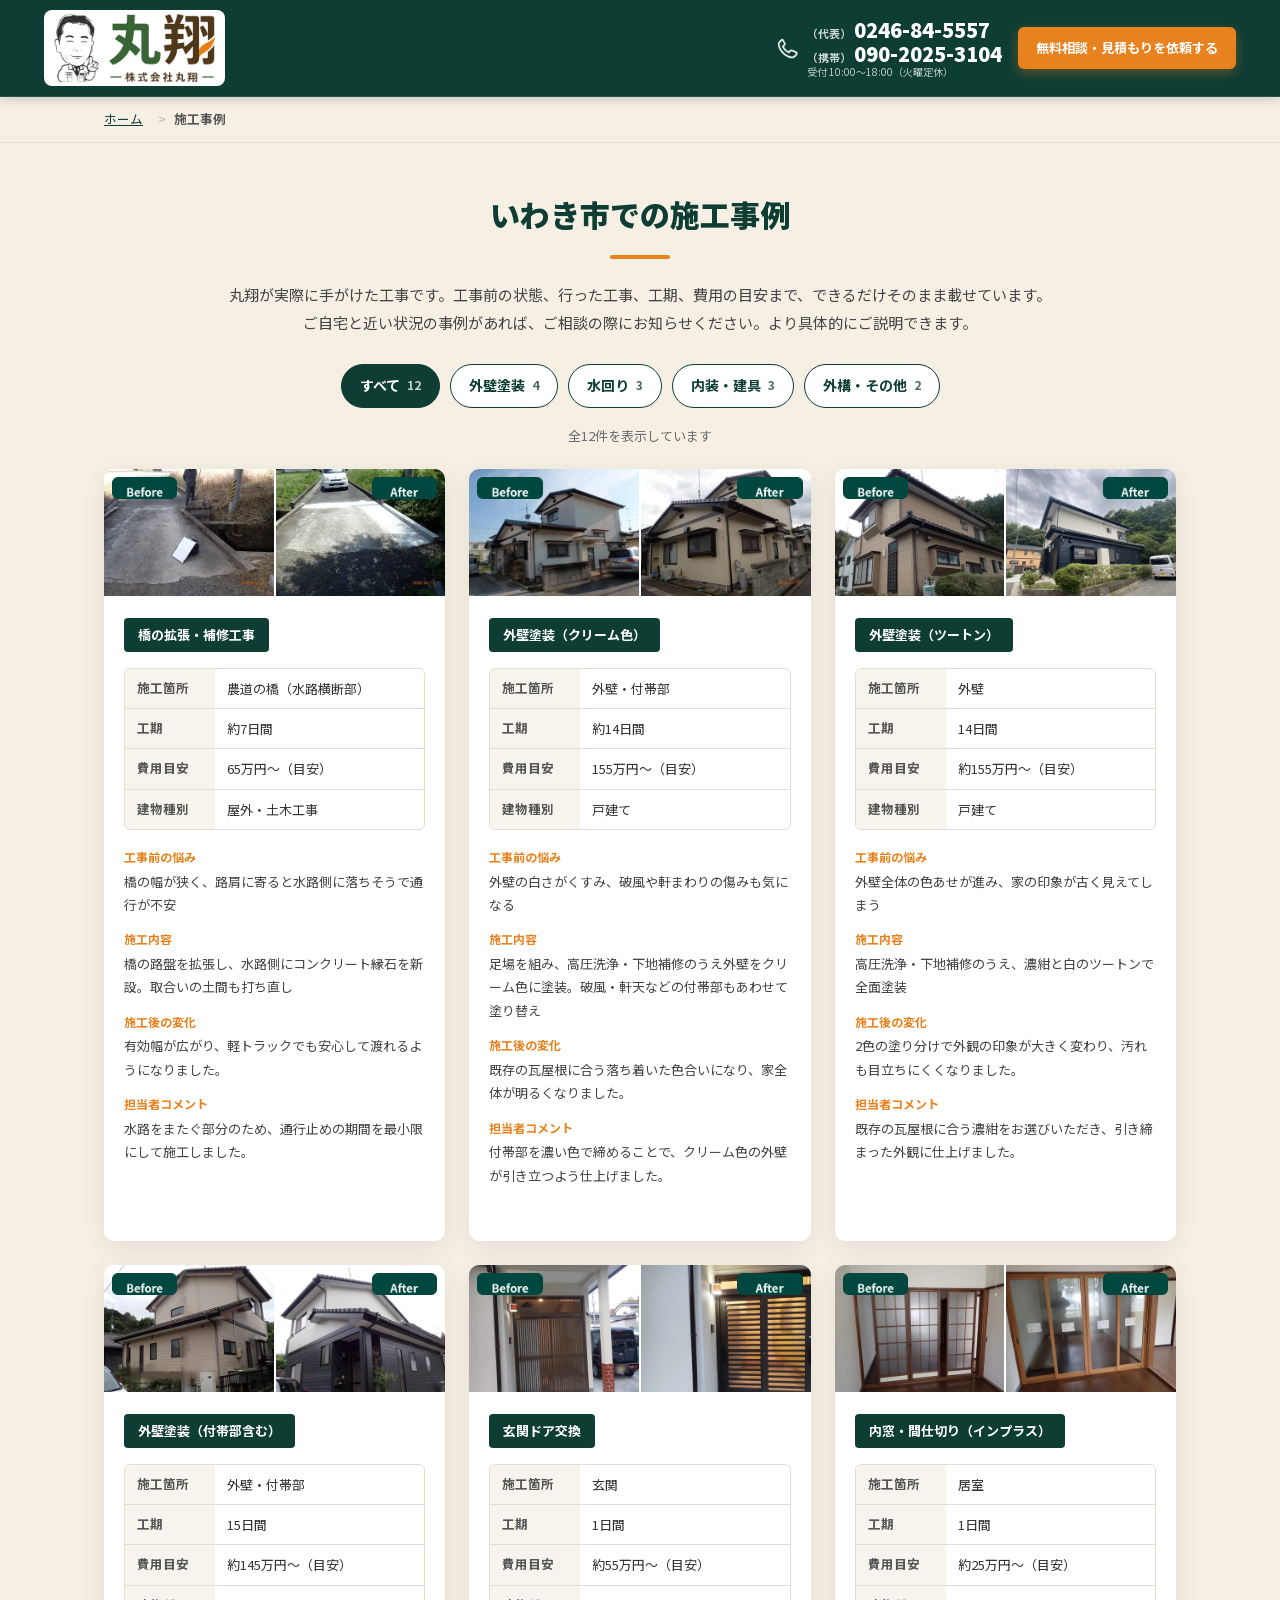
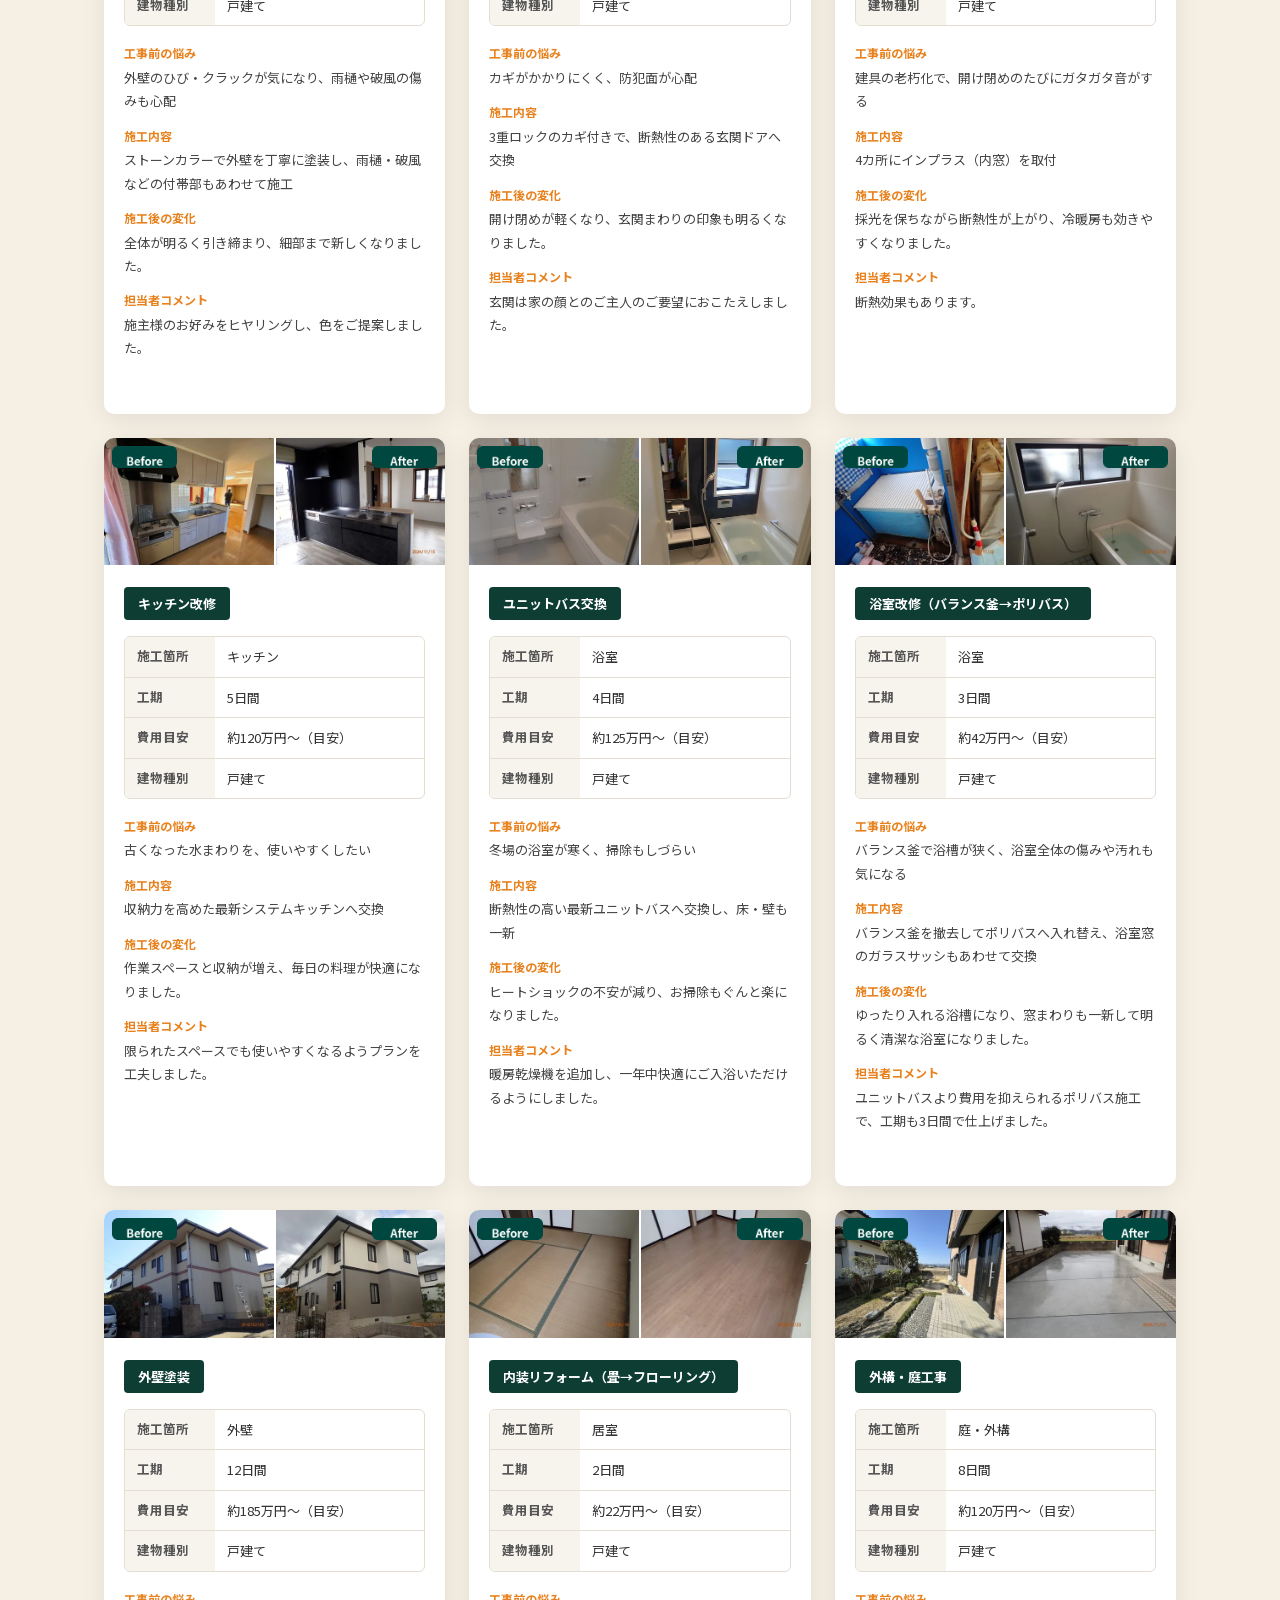
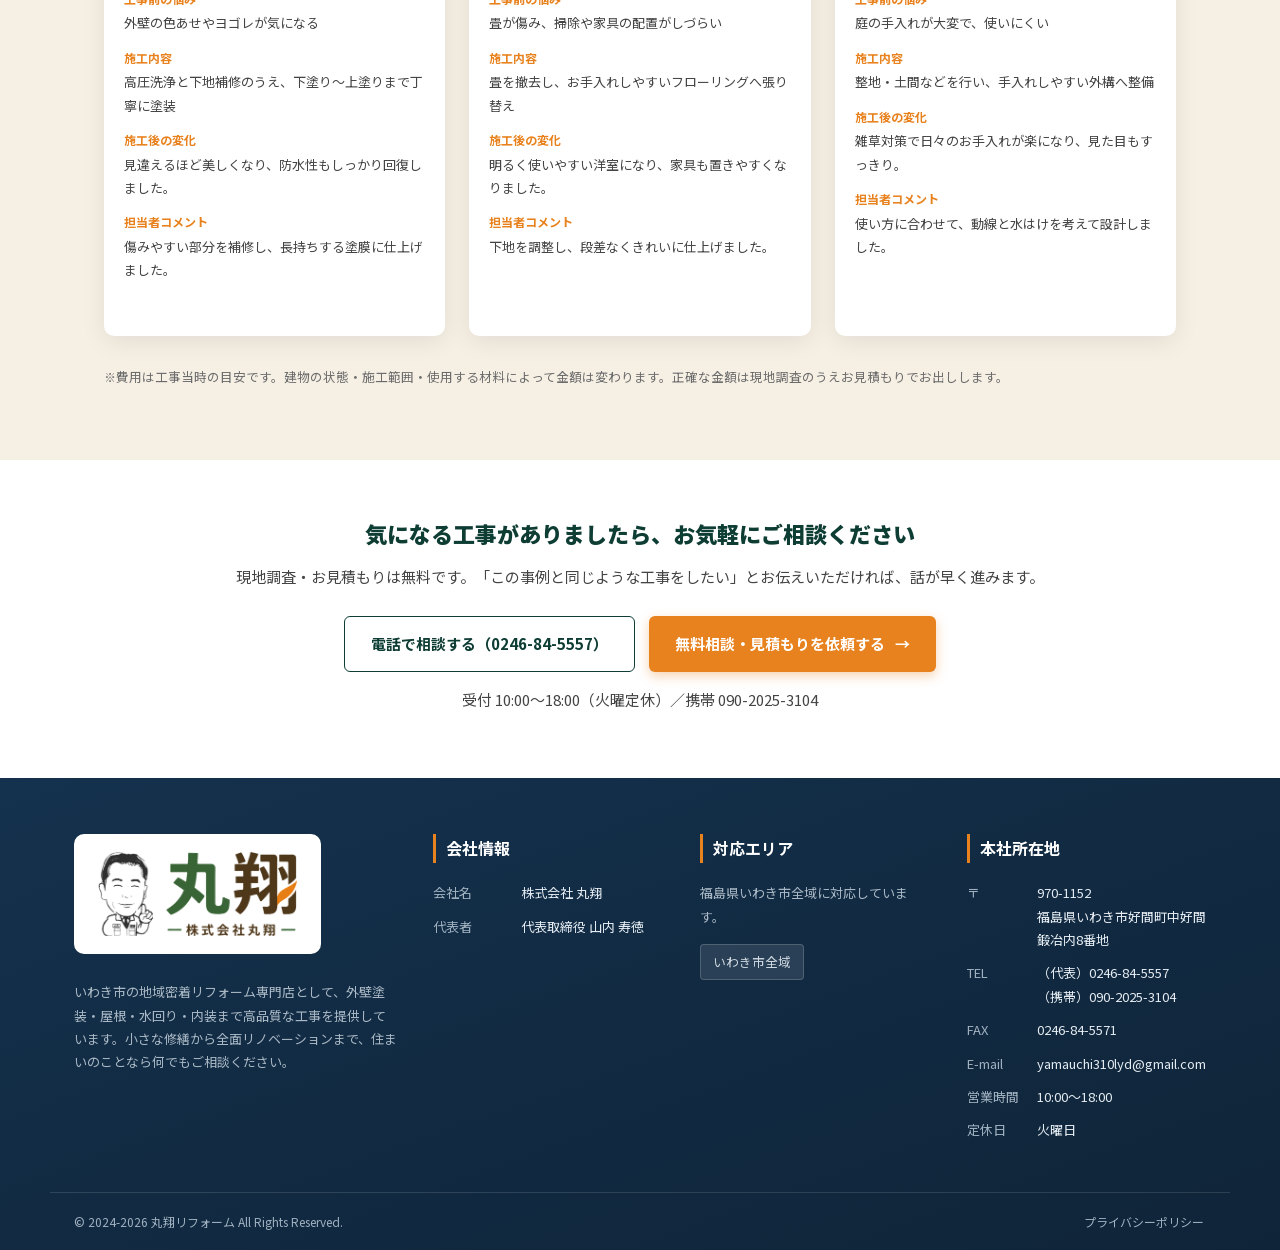
<file: works/index.html>
<!DOCTYPE html>
<html lang="ja">
<head>
<meta charset="UTF-8">
<meta name="viewport" content="width=device-width, initial-scale=1.0">
<!-- ===== アクセス解析：Googleタグ（GA4 / G-WCEB8Y4N4F）===== -->
<script async src="https://www.googletagmanager.com/gtag/js?id=G-WCEB8Y4N4F"></script>
<script>
  window.dataLayer = window.dataLayer || [];
  function gtag(){dataLayer.push(arguments);}
  // 手元での表示確認（localhost や file:// で開いた場合）がレポートに混ざらないよう、
  // 本番ドメインからのアクセスだけを計測する。ドメイン変更時はここも直すこと。
  if (location.hostname === 'marusho-iwaki.co.jp') {
    gtag('js', new Date());
    gtag('config', 'G-WCEB8Y4N4F');
  }
</script>
<!-- ===== ヒートマップ・セッション録画：Microsoft Clarity（xvefvdpdvg）===== -->
<script type="text/javascript">
  // GA4と同じく、手元での表示確認が記録に混ざらないよう本番ドメインだけで動かす
  if (location.hostname === 'marusho-iwaki.co.jp') {
    (function(c,l,a,r,i,t,y){
        c[a]=c[a]||function(){(c[a].q=c[a].q||[]).push(arguments)};
        t=l.createElement(r);t.async=1;t.src="https://www.clarity.ms/tag/"+i;
        y=l.getElementsByTagName(r)[0];y.parentNode.insertBefore(t,y);
    })(window, document, "clarity", "script", "xvefvdpdvg");
  }
</script>
<script src="/analytics.js?v=20260916" defer></script>
<!-- 絞り込みボタンは JavaScript が動くときだけ出す（動かない端末では12件すべてを表示する） -->
<script>document.documentElement.className += ' js';</script>
<title>いわき市の施工事例｜外壁塗装・水回り・内装・外構｜丸翔リフォーム</title>
<meta name="description" content="株式会社丸翔（丸翔リフォーム）がいわき市で手がけた施工事例12件。外壁塗装・水回り・内装・外構の工事前後の写真と、施工箇所・工期・費用の目安を掲載しています。">

<!-- ===== 正規URL（canonical）===== -->
<link rel="canonical" href="https://marusho-iwaki.co.jp/works/">

<!-- ===== OGP・Twitterカード ===== -->
<meta property="og:type"         content="website">
<meta property="og:site_name"    content="株式会社丸翔（丸翔リフォーム）">
<meta property="og:title"        content="いわき市の施工事例｜外壁塗装・水回り・内装・外構｜丸翔リフォーム">
<meta property="og:description"  content="丸翔リフォームがいわき市で手がけた施工事例12件。工事前後の写真と、施工箇所・工期・費用の目安を掲載しています。">
<meta property="og:url"          content="https://marusho-iwaki.co.jp/works/">
<meta property="og:image"        content="https://marusho-iwaki.co.jp/lp_ui_assets_png/ogp/ogp_top.jpg?v=20260916">
<meta property="og:image:width"  content="1200">
<meta property="og:image:height" content="630">
<meta property="og:image:alt"    content="株式会社丸翔｜いわき市の外壁塗装・屋根工事・水回りリフォーム">
<meta property="og:locale"       content="ja_JP">
<meta name="twitter:card"        content="summary_large_image">
<!-- 最初の画面で使う書体を先に取りにいく（900は見出し、400は本文） -->
<link rel="preload" as="font" type="font/woff2" crossorigin href="/fonts/noto-sans-jp-900.woff2?v=20260916e">
<link rel="preload" as="font" type="font/woff2" crossorigin href="/fonts/noto-sans-jp-400.woff2?v=20260916e">
<link rel="stylesheet" href="/style.css?v=20260918a">

<!-- ===== 構造化データ：パンくず =====
     画面に出しているパンくずと同じ内容だけを書くこと。
     いちばん最後の項目に item（URL）を書かないのが正しい書き方。 -->
<script type="application/ld+json">
{
  "@context": "https://schema.org",
  "@type": "BreadcrumbList",
  "itemListElement": [
    { "@type": "ListItem", "position": 1, "name": "ホーム", "item": "https://marusho-iwaki.co.jp/" },
    { "@type": "ListItem", "position": 2, "name": "施工事例" }
  ]
}
</script>
</head>
<body>

<!-- ===== HEADER ===== -->
<header class="site-header">
  <div class="header-inner">
    <a href="/" class="brand">
      <img src="/lp_ui_assets_png/brand/logo_marusho.png?v=20260916b" alt="株式会社 丸翔" class="brand-logo" width="420" height="177">
    </a>
    <div class="header-right">
      <div class="header-phone">
        <img src="/lp_ui_assets_png/icons/icon_phone.png" alt="" width="128" height="128">
        <div class="header-phone-text">
          <span class="num"><small class="ph-label">（代表）</small>0246-84-5557</span>
          <span class="num"><small class="ph-label">（携帯）</small>090-2025-3104</span>
          <span class="hours">受付 10:00～18:00（火曜定休）</span>
        </div>
      </div>
      <a href="/#contact" class="btn btn-orange header-cta">無料相談・見積もりを依頼する</a>
    </div>
  </div>
</header>

<!-- ===== パンくず ===== -->
<nav class="breadcrumb" aria-label="現在の位置">
  <div class="container">
    <ol>
      <li><a href="/">ホーム</a></li>
      <li aria-current="page">施工事例</li>
    </ol>
  </div>
</nav>

<!-- ===== 施工事例一覧 ===== -->
<section class="works">
  <div class="container">
    <h1 class="sec-title works-title">いわき市での<em>施工事例</em></h1>
    <p class="works-lead">
      丸翔が実際に手がけた工事です。工事前の状態、行った工事、工期、費用の目安まで、できるだけそのまま載せています。<br>
      ご自宅と近い状況の事例があれば、ご相談の際にお知らせください。より具体的にご説明できます。
    </p>

    <!-- 絞り込み：JavaScript が動くときだけ表示する。件数は自動で入る -->
    <!-- FILTER:START -->
    <div class="works-filter" id="worksFilter" role="group" aria-label="工事種別で絞り込む">
      <button type="button" class="works-filter-btn is-on" data-type="all" aria-pressed="true">すべて<span class="n">12</span></button>
      <button type="button" class="works-filter-btn" data-type="外壁塗装" aria-pressed="false">外壁塗装<span class="n">4</span></button>
      <button type="button" class="works-filter-btn" data-type="水回り" aria-pressed="false">水回り<span class="n">3</span></button>
      <button type="button" class="works-filter-btn" data-type="内装・建具" aria-pressed="false">内装・建具<span class="n">3</span></button>
      <button type="button" class="works-filter-btn" data-type="外構・その他" aria-pressed="false">外構・その他<span class="n">2</span></button>
    </div>
    <!-- FILTER:END -->

    <p class="works-count" id="worksCount" role="status"></p>

    <div class="case-grid" id="worksGrid">
    <!-- CASES:START -->
      <article class="case-card" data-type="外構・その他">
        <div class="case-ba">
          <figure><picture><source srcset="/lp_image_assets_png/cases/web/bridge_before.webp?v=20260918" type="image/webp"><img src="/lp_image_assets_png/cases/web/bridge_before.jpg?v=20260918" alt="橋の拡張・補修工事 施工前" loading="lazy" decoding="async" width="400" height="300"></picture><img src="/lp_ui_assets_png/decorations/label_before_green.png" alt="Before" class="ba-label ba-label--l" loading="lazy" width="160" height="54"></figure>
          <figure><picture><source srcset="/lp_image_assets_png/cases/web/bridge_after.webp?v=20260918" type="image/webp"><img src="/lp_image_assets_png/cases/web/bridge_after.jpg?v=20260918" alt="橋の拡張・補修工事 施工後" loading="lazy" decoding="async" width="400" height="300"></picture><img src="/lp_ui_assets_png/decorations/label_after_green.png" alt="After" class="ba-label ba-label--r" loading="lazy" width="160" height="54"></figure>
        </div>
        <div class="case-body">
          <span class="case-tag">橋の拡張・補修工事</span>
          <dl class="case-spec"><div><dt>施工箇所</dt><dd>農道の橋（水路横断部）</dd></div><div><dt>工期</dt><dd>約7日間</dd></div><div><dt>費用目安</dt><dd>65万円〜（目安）</dd></div><div><dt>建物種別</dt><dd>屋外・土木工事</dd></div></dl>
          <dl class="case-detail"><div><dt>工事前の悩み</dt><dd>橋の幅が狭く、路肩に寄ると水路側に落ちそうで通行が不安</dd></div><div><dt>施工内容</dt><dd>橋の路盤を拡張し、水路側にコンクリート縁石を新設。取合いの土間も打ち直し</dd></div><div><dt>施工後の変化</dt><dd>有効幅が広がり、軽トラックでも安心して渡れるようになりました。</dd></div><div><dt>担当者コメント</dt><dd>水路をまたぐ部分のため、通行止めの期間を最小限にして施工しました。</dd></div></dl>
        </div>
      </article>
      <article class="case-card" data-type="外壁塗装">
        <div class="case-ba">
          <figure><picture><source srcset="/lp_image_assets_png/cases/web/exterior_cream_before.webp?v=20260918" type="image/webp"><img src="/lp_image_assets_png/cases/web/exterior_cream_before.jpg?v=20260918" alt="外壁塗装（クリーム色） 施工前" loading="lazy" decoding="async" width="400" height="300"></picture><img src="/lp_ui_assets_png/decorations/label_before_green.png" alt="Before" class="ba-label ba-label--l" loading="lazy" width="160" height="54"></figure>
          <figure><picture><source srcset="/lp_image_assets_png/cases/web/exterior_cream_after.webp?v=20260918" type="image/webp"><img src="/lp_image_assets_png/cases/web/exterior_cream_after.jpg?v=20260918" alt="外壁塗装（クリーム色） 施工後" loading="lazy" decoding="async" width="400" height="300"></picture><img src="/lp_ui_assets_png/decorations/label_after_green.png" alt="After" class="ba-label ba-label--r" loading="lazy" width="160" height="54"></figure>
        </div>
        <div class="case-body">
          <span class="case-tag">外壁塗装（クリーム色）</span>
          <dl class="case-spec"><div><dt>施工箇所</dt><dd>外壁・付帯部</dd></div><div><dt>工期</dt><dd>約14日間</dd></div><div><dt>費用目安</dt><dd>155万円〜（目安）</dd></div><div><dt>建物種別</dt><dd>戸建て</dd></div></dl>
          <dl class="case-detail"><div><dt>工事前の悩み</dt><dd>外壁の白さがくすみ、破風や軒まわりの傷みも気になる</dd></div><div><dt>施工内容</dt><dd>足場を組み、高圧洗浄・下地補修のうえ外壁をクリーム色に塗装。破風・軒天などの付帯部もあわせて塗り替え</dd></div><div><dt>施工後の変化</dt><dd>既存の瓦屋根に合う落ち着いた色合いになり、家全体が明るくなりました。</dd></div><div><dt>担当者コメント</dt><dd>付帯部を濃い色で締めることで、クリーム色の外壁が引き立つよう仕上げました。</dd></div></dl>
        </div>
      </article>
      <article class="case-card" data-type="外壁塗装">
        <div class="case-ba">
          <figure><picture><source srcset="/lp_image_assets_png/cases/web/exterior_navy_before.webp?v=20260918" type="image/webp"><img src="/lp_image_assets_png/cases/web/exterior_navy_before.jpg?v=20260918" alt="外壁塗装（ツートン） 施工前" loading="lazy" decoding="async" width="400" height="300"></picture><img src="/lp_ui_assets_png/decorations/label_before_green.png" alt="Before" class="ba-label ba-label--l" loading="lazy" width="160" height="54"></figure>
          <figure><picture><source srcset="/lp_image_assets_png/cases/web/exterior_navy_after.webp?v=20260918" type="image/webp"><img src="/lp_image_assets_png/cases/web/exterior_navy_after.jpg?v=20260918" alt="外壁塗装（ツートン） 施工後" loading="lazy" decoding="async" width="400" height="300"></picture><img src="/lp_ui_assets_png/decorations/label_after_green.png" alt="After" class="ba-label ba-label--r" loading="lazy" width="160" height="54"></figure>
        </div>
        <div class="case-body">
          <span class="case-tag">外壁塗装（ツートン）</span>
          <dl class="case-spec"><div><dt>施工箇所</dt><dd>外壁</dd></div><div><dt>工期</dt><dd>14日間</dd></div><div><dt>費用目安</dt><dd>約155万円〜（目安）</dd></div><div><dt>建物種別</dt><dd>戸建て</dd></div></dl>
          <dl class="case-detail"><div><dt>工事前の悩み</dt><dd>外壁全体の色あせが進み、家の印象が古く見えてしまう</dd></div><div><dt>施工内容</dt><dd>高圧洗浄・下地補修のうえ、濃紺と白のツートンで全面塗装</dd></div><div><dt>施工後の変化</dt><dd>2色の塗り分けで外観の印象が大きく変わり、汚れも目立ちにくくなりました。</dd></div><div><dt>担当者コメント</dt><dd>既存の瓦屋根に合う濃紺をお選びいただき、引き締まった外観に仕上げました。</dd></div></dl>
        </div>
      </article>
      <article class="case-card" data-type="外壁塗装">
        <div class="case-ba">
          <figure><picture><source srcset="/lp_image_assets_png/cases/web/exterior_twotone_before.webp?v=20260918" type="image/webp"><img src="/lp_image_assets_png/cases/web/exterior_twotone_before.jpg?v=20260918" alt="外壁塗装（付帯部含む） 施工前" loading="lazy" decoding="async" width="400" height="300"></picture><img src="/lp_ui_assets_png/decorations/label_before_green.png" alt="Before" class="ba-label ba-label--l" loading="lazy" width="160" height="54"></figure>
          <figure><picture><source srcset="/lp_image_assets_png/cases/web/exterior_twotone_after.webp?v=20260918" type="image/webp"><img src="/lp_image_assets_png/cases/web/exterior_twotone_after.jpg?v=20260918" alt="外壁塗装（付帯部含む） 施工後" loading="lazy" decoding="async" width="400" height="300"></picture><img src="/lp_ui_assets_png/decorations/label_after_green.png" alt="After" class="ba-label ba-label--r" loading="lazy" width="160" height="54"></figure>
        </div>
        <div class="case-body">
          <span class="case-tag">外壁塗装（付帯部含む）</span>
          <dl class="case-spec"><div><dt>施工箇所</dt><dd>外壁・付帯部</dd></div><div><dt>工期</dt><dd>15日間</dd></div><div><dt>費用目安</dt><dd>約145万円〜（目安）</dd></div><div><dt>建物種別</dt><dd>戸建て</dd></div></dl>
          <dl class="case-detail"><div><dt>工事前の悩み</dt><dd>外壁のひび・クラックが気になり、雨樋や破風の傷みも心配</dd></div><div><dt>施工内容</dt><dd>ストーンカラーで外壁を丁寧に塗装し、雨樋・破風などの付帯部もあわせて施工</dd></div><div><dt>施工後の変化</dt><dd>全体が明るく引き締まり、細部まで新しくなりました。</dd></div><div><dt>担当者コメント</dt><dd>施主様のお好みをヒヤリングし、色をご提案しました。</dd></div></dl>
        </div>
      </article>
      <article class="case-card" data-type="内装・建具">
        <div class="case-ba">
          <figure><picture><source srcset="/lp_image_assets_png/cases/web/entrance_door_before.webp?v=20260918" type="image/webp"><img src="/lp_image_assets_png/cases/web/entrance_door_before.jpg?v=20260918" alt="玄関ドア交換 施工前" loading="lazy" decoding="async" width="400" height="300"></picture><img src="/lp_ui_assets_png/decorations/label_before_green.png" alt="Before" class="ba-label ba-label--l" loading="lazy" width="160" height="54"></figure>
          <figure><picture><source srcset="/lp_image_assets_png/cases/web/entrance_door_after.webp?v=20260918" type="image/webp"><img src="/lp_image_assets_png/cases/web/entrance_door_after.jpg?v=20260918" alt="玄関ドア交換 施工後" loading="lazy" decoding="async" width="400" height="300"></picture><img src="/lp_ui_assets_png/decorations/label_after_green.png" alt="After" class="ba-label ba-label--r" loading="lazy" width="160" height="54"></figure>
        </div>
        <div class="case-body">
          <span class="case-tag">玄関ドア交換</span>
          <dl class="case-spec"><div><dt>施工箇所</dt><dd>玄関</dd></div><div><dt>工期</dt><dd>1日間</dd></div><div><dt>費用目安</dt><dd>約55万円〜（目安）</dd></div><div><dt>建物種別</dt><dd>戸建て</dd></div></dl>
          <dl class="case-detail"><div><dt>工事前の悩み</dt><dd>カギがかかりにくく、防犯面が心配</dd></div><div><dt>施工内容</dt><dd>3重ロックのカギ付きで、断熱性のある玄関ドアへ交換</dd></div><div><dt>施工後の変化</dt><dd>開け閉めが軽くなり、玄関まわりの印象も明るくなりました。</dd></div><div><dt>担当者コメント</dt><dd>玄関は家の顔とのご主人のご要望におこたえしました。</dd></div></dl>
        </div>
      </article>
      <article class="case-card" data-type="内装・建具">
        <div class="case-ba">
          <figure><picture><source srcset="/lp_image_assets_png/cases/web/innerwindow_before.webp?v=20260918" type="image/webp"><img src="/lp_image_assets_png/cases/web/innerwindow_before.jpg?v=20260918" alt="内窓・間仕切り（インプラス） 施工前" loading="lazy" decoding="async" width="400" height="300"></picture><img src="/lp_ui_assets_png/decorations/label_before_green.png" alt="Before" class="ba-label ba-label--l" loading="lazy" width="160" height="54"></figure>
          <figure><picture><source srcset="/lp_image_assets_png/cases/web/innerwindow_after.webp?v=20260918" type="image/webp"><img src="/lp_image_assets_png/cases/web/innerwindow_after.jpg?v=20260918" alt="内窓・間仕切り（インプラス） 施工後" loading="lazy" decoding="async" width="400" height="300"></picture><img src="/lp_ui_assets_png/decorations/label_after_green.png" alt="After" class="ba-label ba-label--r" loading="lazy" width="160" height="54"></figure>
        </div>
        <div class="case-body">
          <span class="case-tag">内窓・間仕切り（インプラス）</span>
          <dl class="case-spec"><div><dt>施工箇所</dt><dd>居室</dd></div><div><dt>工期</dt><dd>1日間</dd></div><div><dt>費用目安</dt><dd>約25万円〜（目安）</dd></div><div><dt>建物種別</dt><dd>戸建て</dd></div></dl>
          <dl class="case-detail"><div><dt>工事前の悩み</dt><dd>建具の老朽化で、開け閉めのたびにガタガタ音がする</dd></div><div><dt>施工内容</dt><dd>4カ所にインプラス（内窓）を取付</dd></div><div><dt>施工後の変化</dt><dd>採光を保ちながら断熱性が上がり、冷暖房も効きやすくなりました。</dd></div><div><dt>担当者コメント</dt><dd>断熱効果もあります。</dd></div></dl>
        </div>
      </article>
      <article class="case-card" data-type="水回り">
        <div class="case-ba">
          <figure><picture><source srcset="/lp_image_assets_png/cases/web/kitchen_before.webp?v=20260918" type="image/webp"><img src="/lp_image_assets_png/cases/web/kitchen_before.jpg?v=20260918" alt="キッチン改修 施工前" loading="lazy" decoding="async" width="400" height="300"></picture><img src="/lp_ui_assets_png/decorations/label_before_green.png" alt="Before" class="ba-label ba-label--l" loading="lazy" width="160" height="54"></figure>
          <figure><picture><source srcset="/lp_image_assets_png/cases/web/kitchen_after.webp?v=20260918" type="image/webp"><img src="/lp_image_assets_png/cases/web/kitchen_after.jpg?v=20260918" alt="キッチン改修 施工後" loading="lazy" decoding="async" width="400" height="300"></picture><img src="/lp_ui_assets_png/decorations/label_after_green.png" alt="After" class="ba-label ba-label--r" loading="lazy" width="160" height="54"></figure>
        </div>
        <div class="case-body">
          <span class="case-tag">キッチン改修</span>
          <dl class="case-spec"><div><dt>施工箇所</dt><dd>キッチン</dd></div><div><dt>工期</dt><dd>5日間</dd></div><div><dt>費用目安</dt><dd>約120万円〜（目安）</dd></div><div><dt>建物種別</dt><dd>戸建て</dd></div></dl>
          <dl class="case-detail"><div><dt>工事前の悩み</dt><dd>古くなった水まわりを、使いやすくしたい</dd></div><div><dt>施工内容</dt><dd>収納力を高めた最新システムキッチンへ交換</dd></div><div><dt>施工後の変化</dt><dd>作業スペースと収納が増え、毎日の料理が快適になりました。</dd></div><div><dt>担当者コメント</dt><dd>限られたスペースでも使いやすくなるようプランを工夫しました。</dd></div></dl>
        </div>
      </article>
      <article class="case-card" data-type="水回り">
        <div class="case-ba">
          <figure><picture><source srcset="/lp_image_assets_png/cases/web/bath_unit_before.webp?v=20260918" type="image/webp"><img src="/lp_image_assets_png/cases/web/bath_unit_before.jpg?v=20260918" alt="ユニットバス交換 施工前" loading="lazy" decoding="async" width="400" height="533"></picture><img src="/lp_ui_assets_png/decorations/label_before_green.png" alt="Before" class="ba-label ba-label--l" loading="lazy" width="160" height="54"></figure>
          <figure><picture><source srcset="/lp_image_assets_png/cases/web/bath_unit_after.webp?v=20260918" type="image/webp"><img src="/lp_image_assets_png/cases/web/bath_unit_after.jpg?v=20260918" alt="ユニットバス交換 施工後" loading="lazy" decoding="async" width="400" height="533"></picture><img src="/lp_ui_assets_png/decorations/label_after_green.png" alt="After" class="ba-label ba-label--r" loading="lazy" width="160" height="54"></figure>
        </div>
        <div class="case-body">
          <span class="case-tag">ユニットバス交換</span>
          <dl class="case-spec"><div><dt>施工箇所</dt><dd>浴室</dd></div><div><dt>工期</dt><dd>4日間</dd></div><div><dt>費用目安</dt><dd>約125万円〜（目安）</dd></div><div><dt>建物種別</dt><dd>戸建て</dd></div></dl>
          <dl class="case-detail"><div><dt>工事前の悩み</dt><dd>冬場の浴室が寒く、掃除もしづらい</dd></div><div><dt>施工内容</dt><dd>断熱性の高い最新ユニットバスへ交換し、床・壁も一新</dd></div><div><dt>施工後の変化</dt><dd>ヒートショックの不安が減り、お掃除もぐんと楽になりました。</dd></div><div><dt>担当者コメント</dt><dd>暖房乾燥機を追加し、一年中快適にご入浴いただけるようにしました。</dd></div></dl>
        </div>
      </article>
      <article class="case-card" data-type="水回り">
        <div class="case-ba">
          <figure><picture><source srcset="/lp_image_assets_png/cases/web/bath_polybath_before.webp?v=20260918" type="image/webp"><img src="/lp_image_assets_png/cases/web/bath_polybath_before.jpg?v=20260918" alt="浴室改修（バランス釜→ポリバス） 施工前" loading="lazy" decoding="async" width="400" height="300"></picture><img src="/lp_ui_assets_png/decorations/label_before_green.png" alt="Before" class="ba-label ba-label--l" loading="lazy" width="160" height="54"></figure>
          <figure><picture><source srcset="/lp_image_assets_png/cases/web/bath_polybath_after.webp?v=20260918" type="image/webp"><img src="/lp_image_assets_png/cases/web/bath_polybath_after.jpg?v=20260918" alt="浴室改修（バランス釜→ポリバス） 施工後" loading="lazy" decoding="async" width="400" height="300"></picture><img src="/lp_ui_assets_png/decorations/label_after_green.png" alt="After" class="ba-label ba-label--r" loading="lazy" width="160" height="54"></figure>
        </div>
        <div class="case-body">
          <span class="case-tag">浴室改修（バランス釜→ポリバス）</span>
          <dl class="case-spec"><div><dt>施工箇所</dt><dd>浴室</dd></div><div><dt>工期</dt><dd>3日間</dd></div><div><dt>費用目安</dt><dd>約42万円〜（目安）</dd></div><div><dt>建物種別</dt><dd>戸建て</dd></div></dl>
          <dl class="case-detail"><div><dt>工事前の悩み</dt><dd>バランス釜で浴槽が狭く、浴室全体の傷みや汚れも気になる</dd></div><div><dt>施工内容</dt><dd>バランス釜を撤去してポリバスへ入れ替え、浴室窓のガラスサッシもあわせて交換</dd></div><div><dt>施工後の変化</dt><dd>ゆったり入れる浴槽になり、窓まわりも一新して明るく清潔な浴室になりました。</dd></div><div><dt>担当者コメント</dt><dd>ユニットバスより費用を抑えられるポリバス施工で、工期も3日間で仕上げました。</dd></div></dl>
        </div>
      </article>
      <article class="case-card" data-type="外壁塗装">
        <div class="case-ba">
          <figure><picture><source srcset="/lp_image_assets_png/cases/web/exterior_paint_before.webp?v=20260918" type="image/webp"><img src="/lp_image_assets_png/cases/web/exterior_paint_before.jpg?v=20260918" alt="外壁塗装 施工前" loading="lazy" decoding="async" width="400" height="300"></picture><img src="/lp_ui_assets_png/decorations/label_before_green.png" alt="Before" class="ba-label ba-label--l" loading="lazy" width="160" height="54"></figure>
          <figure><picture><source srcset="/lp_image_assets_png/cases/web/exterior_paint_after.webp?v=20260918" type="image/webp"><img src="/lp_image_assets_png/cases/web/exterior_paint_after.jpg?v=20260918" alt="外壁塗装 施工後" loading="lazy" decoding="async" width="400" height="300"></picture><img src="/lp_ui_assets_png/decorations/label_after_green.png" alt="After" class="ba-label ba-label--r" loading="lazy" width="160" height="54"></figure>
        </div>
        <div class="case-body">
          <span class="case-tag">外壁塗装</span>
          <dl class="case-spec"><div><dt>施工箇所</dt><dd>外壁</dd></div><div><dt>工期</dt><dd>12日間</dd></div><div><dt>費用目安</dt><dd>約185万円〜（目安）</dd></div><div><dt>建物種別</dt><dd>戸建て</dd></div></dl>
          <dl class="case-detail"><div><dt>工事前の悩み</dt><dd>外壁の色あせやヨゴレが気になる</dd></div><div><dt>施工内容</dt><dd>高圧洗浄と下地補修のうえ、下塗り〜上塗りまで丁寧に塗装</dd></div><div><dt>施工後の変化</dt><dd>見違えるほど美しくなり、防水性もしっかり回復しました。</dd></div><div><dt>担当者コメント</dt><dd>傷みやすい部分を補修し、長持ちする塗膜に仕上げました。</dd></div></dl>
        </div>
      </article>
      <article class="case-card" data-type="内装・建具">
        <div class="case-ba">
          <figure><picture><source srcset="/lp_image_assets_png/cases/web/floor_before.webp?v=20260918" type="image/webp"><img src="/lp_image_assets_png/cases/web/floor_before.jpg?v=20260918" alt="内装リフォーム（畳→フローリング） 施工前" loading="lazy" decoding="async" width="400" height="300"></picture><img src="/lp_ui_assets_png/decorations/label_before_green.png" alt="Before" class="ba-label ba-label--l" loading="lazy" width="160" height="54"></figure>
          <figure><picture><source srcset="/lp_image_assets_png/cases/web/floor_after.webp?v=20260918" type="image/webp"><img src="/lp_image_assets_png/cases/web/floor_after.jpg?v=20260918" alt="内装リフォーム（畳→フローリング） 施工後" loading="lazy" decoding="async" width="400" height="300"></picture><img src="/lp_ui_assets_png/decorations/label_after_green.png" alt="After" class="ba-label ba-label--r" loading="lazy" width="160" height="54"></figure>
        </div>
        <div class="case-body">
          <span class="case-tag">内装リフォーム（畳→フローリング）</span>
          <dl class="case-spec"><div><dt>施工箇所</dt><dd>居室</dd></div><div><dt>工期</dt><dd>2日間</dd></div><div><dt>費用目安</dt><dd>約22万円〜（目安）</dd></div><div><dt>建物種別</dt><dd>戸建て</dd></div></dl>
          <dl class="case-detail"><div><dt>工事前の悩み</dt><dd>畳が傷み、掃除や家具の配置がしづらい</dd></div><div><dt>施工内容</dt><dd>畳を撤去し、お手入れしやすいフローリングへ張り替え</dd></div><div><dt>施工後の変化</dt><dd>明るく使いやすい洋室になり、家具も置きやすくなりました。</dd></div><div><dt>担当者コメント</dt><dd>下地を調整し、段差なくきれいに仕上げました。</dd></div></dl>
        </div>
      </article>
      <article class="case-card" data-type="外構・その他">
        <div class="case-ba">
          <figure><picture><source srcset="/lp_image_assets_png/cases/web/garden_before.webp?v=20260918" type="image/webp"><img src="/lp_image_assets_png/cases/web/garden_before.jpg?v=20260918" alt="外構・庭工事 施工前" loading="lazy" decoding="async" width="400" height="300"></picture><img src="/lp_ui_assets_png/decorations/label_before_green.png" alt="Before" class="ba-label ba-label--l" loading="lazy" width="160" height="54"></figure>
          <figure><picture><source srcset="/lp_image_assets_png/cases/web/garden_after.webp?v=20260918" type="image/webp"><img src="/lp_image_assets_png/cases/web/garden_after.jpg?v=20260918" alt="外構・庭工事 施工後" loading="lazy" decoding="async" width="400" height="300"></picture><img src="/lp_ui_assets_png/decorations/label_after_green.png" alt="After" class="ba-label ba-label--r" loading="lazy" width="160" height="54"></figure>
        </div>
        <div class="case-body">
          <span class="case-tag">外構・庭工事</span>
          <dl class="case-spec"><div><dt>施工箇所</dt><dd>庭・外構</dd></div><div><dt>工期</dt><dd>8日間</dd></div><div><dt>費用目安</dt><dd>約120万円〜（目安）</dd></div><div><dt>建物種別</dt><dd>戸建て</dd></div></dl>
          <dl class="case-detail"><div><dt>工事前の悩み</dt><dd>庭の手入れが大変で、使いにくい</dd></div><div><dt>施工内容</dt><dd>整地・土間などを行い、手入れしやすい外構へ整備</dd></div><div><dt>施工後の変化</dt><dd>雑草対策で日々のお手入れが楽になり、見た目もすっきり。</dd></div><div><dt>担当者コメント</dt><dd>使い方に合わせて、動線と水はけを考えて設計しました。</dd></div></dl>
        </div>
      </article>
    <!-- CASES:END -->
    </div>

    <p class="works-empty" id="worksEmpty" hidden>この工事種別の事例は、まだ掲載がありません。</p>

    <p class="works-note">
      ※費用は工事当時の目安です。建物の状態・施工範囲・使用する材料によって金額は変わります。正確な金額は現地調査のうえお見積もりでお出しします。
    </p>
  </div>
</section>

<!-- ===== CTA ===== -->
<section class="works-cta">
  <div class="container">
    <h2>気になる工事がありましたら、お気軽にご相談ください</h2>
    <p>現地調査・お見積もりは無料です。「この事例と同じような工事をしたい」とお伝えいただければ、話が早く進みます。</p>
    <div class="works-cta-btns">
      <a href="tel:0246845557" class="btn btn-outline">電話で相談する（0246-84-5557）</a>
      <a href="/#contact" class="btn btn-orange">無料相談・見積もりを依頼する <span class="arw">→</span></a>
    </div>
    <p class="works-cta-hours">受付 10:00～18:00（火曜定休）／携帯 090-2025-3104</p>
  </div>
</section>

<!-- ===== FOOTER ===== -->
<footer class="site-footer">
  <div class="footer-inner">
    <div class="footer-brand">
      <div class="footer-brand-head">
        <img src="/lp_ui_assets_png/brand/logo_marusho.png?v=20260916b" alt="株式会社 丸翔" class="footer-logo" loading="lazy" width="420" height="177">
      </div>
      <p class="footer-lead">いわき市の地域密着リフォーム専門店として、外壁塗装・屋根・水回り・内装まで高品質な工事を提供しています。小さな修繕から全面リノベーションまで、住まいのことなら何でもご相談ください。</p>
    </div>
    <div class="footer-col">
      <h4>会社情報</h4>
      <dl class="footer-dl">
        <div><dt>会社名</dt><dd>株式会社 丸翔</dd></div>
        <div><dt>代表者</dt><dd>代表取締役 山内 寿徳</dd></div>
      </dl>
    </div>
    <div class="footer-col">
      <h4>対応エリア</h4>
      <p class="footer-area-note">福島県いわき市全域に対応しています。</p>
      <div class="area-tags">
        <span>いわき市全域</span>
      </div>
    </div>
    <div class="footer-col">
      <h4>本社所在地</h4>
      <dl class="footer-dl footer-dl--contact">
        <div><dt>〒</dt><dd>970-1152<br>福島県いわき市好間町中好間鍛冶内8番地</dd></div>
        <div><dt>TEL</dt><dd>（代表）0246-84-5557<br>（携帯）090-2025-3104</dd></div>
        <div><dt>FAX</dt><dd>0246-84-5571</dd></div>
        <div><dt>E-mail</dt><dd>yamauchi310lyd@gmail.com</dd></div>
        <div><dt>営業時間</dt><dd>10:00～18:00</dd></div>
        <div><dt>定休日</dt><dd>火曜日</dd></div>
      </dl>
    </div>
  </div>
  <div class="footer-bottom">
    <p>© 2024-2026 丸翔リフォーム All Rights Reserved.</p>
    <p class="footer-links"><a href="/privacy.html">プライバシーポリシー</a></p>
  </div>
</footer>

<!-- ===== MOBILE STICKY BAR ===== -->
<div class="sticky-bar">
  <a href="tel:0246845557" class="sticky-phone">
    <img src="/lp_ui_assets_png/icons/icon_phone.png" alt="" loading="lazy" width="128" height="128">電話する
  </a>
  <a href="/#contact" class="sticky-quote">
    <img src="/lp_ui_assets_png/icons/icon_clipboard.png" alt="" loading="lazy" width="128" height="128">無料相談・見積もり
  </a>
</div>

<script>
  // ===== 施工事例の絞り込み =====
  // カードは静的なHTMLとして書き出してあります（cases.js から
  // tools/施工事例一覧作成.py で生成）。ここでは表示・非表示を切り替えるだけです。
  (function worksFilter(){
    const grid    = document.getElementById('worksGrid');
    const filter  = document.getElementById('worksFilter');
    const counter = document.getElementById('worksCount');
    const empty   = document.getElementById('worksEmpty');
    if (!grid) return;
    const cards = Array.from(grid.querySelectorAll('.case-card'));

    const apply = (type) => {
      let shown = 0;
      cards.forEach(card => {
        const hit = (type === 'all') || (card.dataset.type === type);
        card.hidden = !hit;
        if (hit) shown++;
      });
      if (counter) {
        counter.textContent = (type === 'all')
          ? `全${shown}件を表示しています`
          : `「${type}」の事例 ${shown}件を表示しています`;
      }
      if (empty) empty.hidden = (shown !== 0);
      if (filter) {
        filter.querySelectorAll('.works-filter-btn').forEach(b => {
          const on = (b.dataset.type === type);
          b.classList.toggle('is-on', on);
          b.setAttribute('aria-pressed', on ? 'true' : 'false');
        });
      }
    };

    // URLの ?type=… で最初の絞り込みを決める（トップの「対応できる工事」からの導線）
    const wanted = new URLSearchParams(location.search).get('type') || 'all';
    const known  = ['all'].concat(cards.map(c => c.dataset.type));
    apply(known.indexOf(wanted) >= 0 ? wanted : 'all');

    if (filter) {
      filter.addEventListener('click', (e) => {
        const btn = e.target.closest('.works-filter-btn');
        if (!btn) return;
        const type = btn.dataset.type;
        apply(type);
        // 戻るボタンで前の絞り込みに戻れるようにURLも書き換える
        const url = (type === 'all') ? location.pathname : location.pathname + '?type=' + encodeURIComponent(type);
        if (history.replaceState) history.replaceState(null, '', url);
        if (window.msTrack) window.msTrack('works_filter', { kouji_shubetsu: type });
      });
    }
  })();

  // ===== WebPが読めなかったときは、JPEGで出し直す =====
  // <picture> は、選んだ <source> の読み込みに失敗しても
  // 自動では <img> に戻ってくれず、写真が欠けたままになる。
  // 新しい事例写真を .webp を作らずに追加した場合でも写真が消えないよう、
  // 失敗したら <source> を外して読み直す。
  document.addEventListener('error', (e) => {
    const img = e.target;
    if (!img || img.tagName !== 'IMG') return;
    const pic = img.parentElement;
    if (!pic || pic.tagName !== 'PICTURE') return;
    if (img.dataset.fellBack) return;      // 二度は試さない
    img.dataset.fellBack = '1';
    pic.querySelectorAll('source').forEach(src => src.remove());
    img.src = img.getAttribute('src');
  }, true);                                 // 画像のerrorは伝播しないので捕捉フェーズで拾う
</script>
</body>
</html>
</file>
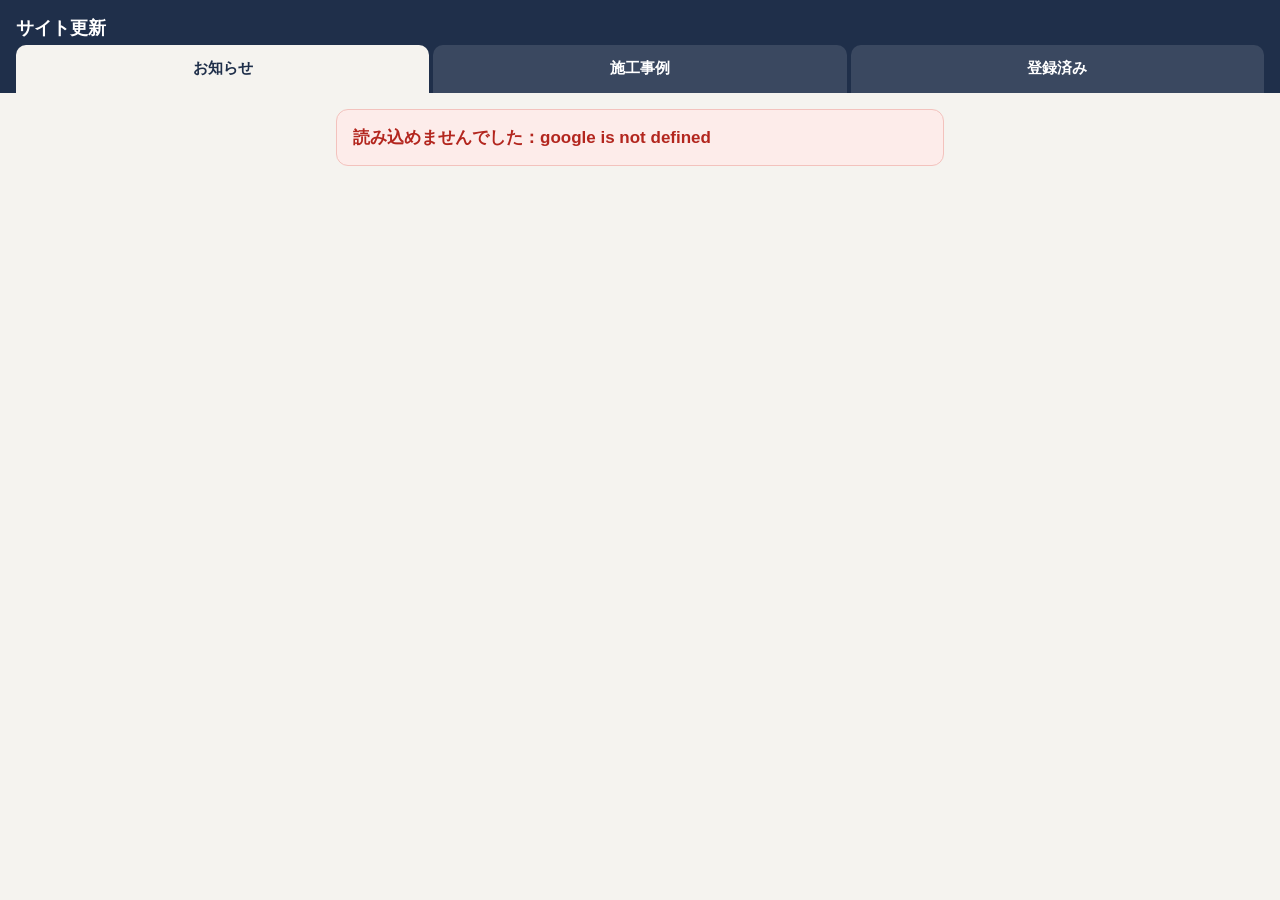
<file: apps/更新アプリ/index.html>
<!DOCTYPE html>
<html lang="ja">
<head>
<base target="_top">
<meta charset="utf-8">
<meta name="viewport" content="width=device-width, initial-scale=1, viewport-fit=cover">
<title>まるしょう サイト更新</title>
<style>
  :root{
    --orange:#e8731a; --orange-dark:#c95e0c; --navy:#1f2f4a; --green:#2f8a4e;
    --bg:#f5f3ef; --card:#fff; --line:#ddd6cc; --text:#222; --muted:#6b6459; --error:#b3261e;
  }
  *{ box-sizing:border-box; }
  html,body{ margin:0; background:var(--bg); color:var(--text);
    font-family:-apple-system,BlinkMacSystemFont,"Hiragino Sans","Noto Sans JP","Yu Gothic",sans-serif;
    font-size:17px; line-height:1.6; -webkit-text-size-adjust:100%; }
  header{ background:var(--navy); color:#fff; padding:14px 16px 0; position:sticky; top:0; z-index:5; }
  header h1{ margin:0 0 10px; font-size:18px; font-weight:700; }
  header .who{ font-size:12px; opacity:.75; margin:-8px 0 10px; }
  nav{ display:flex; gap:4px; }
  nav button{ flex:1; border:0; border-radius:10px 10px 0 0; padding:12px 4px; font-size:15px; font-weight:700;
    background:rgba(255,255,255,.12); color:#fff; cursor:pointer; min-height:48px; }
  nav button[aria-selected="true"]{ background:var(--bg); color:var(--navy); }
  main{ padding:16px; max-width:640px; margin:0 auto 120px; }
  section[hidden]{ display:none; }
  .card{ background:var(--card); border:1px solid var(--line); border-radius:14px; padding:16px; margin-bottom:16px; }
  label.field{ display:block; margin-bottom:16px; }
  .name{ display:block; font-weight:700; margin-bottom:6px; }
  .req{ color:var(--orange-dark); font-size:13px; margin-left:6px; font-weight:700; }
  .hint{ display:block; color:var(--muted); font-size:13px; margin-top:4px; }
  input[type=text],input[type=date],select,textarea{
    width:100%; font:inherit; padding:12px; border:1.5px solid var(--line); border-radius:10px; background:#fff; color:var(--text); }
  textarea{ min-height:110px; resize:vertical; }
  input:focus,select:focus,textarea:focus{ outline:3px solid rgba(232,115,26,.35); border-color:var(--orange); }
  .row2{ display:grid; grid-template-columns:1fr 1fr; gap:12px; }
  .photo-pick{ display:block; border:2px dashed var(--line); border-radius:12px; padding:14px; text-align:center;
    background:#fffaf5; cursor:pointer; min-height:120px; position:relative; }
  .photo-pick input{ position:absolute; inset:0; opacity:0; width:100%; height:100%; cursor:pointer; }
  .photo-pick .ph-text{ display:block; color:var(--orange-dark); font-weight:700; padding-top:28px; }
  .photo-pick img{ display:block; max-width:100%; max-height:220px; margin:0 auto; border-radius:8px; }
  .photo-pick .ph-file{ display:block; padding-top:28px; font-weight:700; word-break:break-all; }
  .photo-pick.has-file{ border-style:solid; border-color:var(--green); background:#f3faf5; }
  .photo-pick.has-file .ph-text{ display:none; }
  .clear-btn{ margin-top:6px; background:none; border:0; color:var(--muted); text-decoration:underline; font:inherit; font-size:14px; padding:6px 0; cursor:pointer; }
  .choice{ display:flex; gap:10px; align-items:flex-start; padding:12px; border:1.5px solid var(--line); border-radius:10px; margin-bottom:10px; background:#fff; cursor:pointer; }
  .choice input{ width:24px; height:24px; margin:2px 0 0; flex:none; accent-color:var(--orange); }
  .choice b{ display:block; }
  .choice small{ color:var(--muted); }
  .actions{ position:fixed; left:0; right:0; bottom:0; background:rgba(255,255,255,.96); border-top:1px solid var(--line);
    padding:12px 16px calc(12px + env(safe-area-inset-bottom)); z-index:6; }
  .actions .inner{ max-width:640px; margin:0 auto; }
  .primary{ width:100%; border:0; border-radius:12px; background:var(--orange); color:#fff; font:inherit; font-weight:700;
    font-size:18px; padding:15px; min-height:56px; cursor:pointer; }
  .primary:disabled{ background:#c9bfb3; cursor:wait; }
  .msg{ border-radius:12px; padding:14px 16px; margin-bottom:16px; font-weight:700; }
  .msg.ok{ background:#e7f5ec; color:#1d5e34; border:1px solid #b7dfc4; }
  .msg.err{ background:#fdecea; color:var(--error); border:1px solid #f3c2bd; }
  .msg a{ color:inherit; }
  .list-item{ display:flex; gap:12px; align-items:center; padding:12px 0; border-bottom:1px solid var(--line); }
  .list-item:last-child{ border-bottom:0; }
  .list-item .t{ flex:1; min-width:0; }
  .list-item .t b{ display:block; overflow:hidden; text-overflow:ellipsis; white-space:nowrap; }
  .list-item .t small{ color:var(--muted); }
  .toggle{ border:1.5px solid var(--line); border-radius:999px; padding:8px 14px; font:inherit; font-size:14px; font-weight:700;
    min-height:44px; min-width:84px; background:#fff; color:var(--muted); cursor:pointer; }
  .toggle.on{ background:var(--green); border-color:var(--green); color:#fff; }
  .toggle:disabled{ opacity:.5; cursor:wait; }
  h2{ font-size:16px; margin:0 0 12px; color:var(--navy); }
  .loading{ text-align:center; color:var(--muted); padding:40px 0; }
  details summary{ cursor:pointer; font-weight:700; color:var(--navy); padding:6px 0; min-height:44px; display:flex; align-items:center; }
</style>
</head>
<body>
<header>
  <h1>サイト更新</h1>
  <div class="who" id="who"></div>
  <nav role="tablist">
    <button role="tab" aria-selected="true" data-tab="news">お知らせ</button>
    <button role="tab" aria-selected="false" data-tab="cases" id="tabCases">施工事例</button>
    <button role="tab" aria-selected="false" data-tab="list">登録済み</button>
  </nav>
</header>

<main>
  <div id="message"></div>
  <div class="loading" id="loading">読み込み中…</div>

  <!-- ===== お知らせ ===== -->
  <section id="tab-news" hidden>
    <form id="newsForm" novalidate>
      <div class="card">
        <label class="field">
          <span class="name">見出し<span class="req">必須</span></span>
          <input type="text" name="title" maxlength="80" placeholder="例）年末セールを開催中です" required>
        </label>
        <label class="field">
          <span class="name">本文</span>
          <textarea name="body" placeholder="お客様に伝えたいことを書いてください"></textarea>
        </label>
        <div class="row2">
          <label class="field">
            <span class="name">掲載日<span class="req">必須</span></span>
            <input type="date" name="date" required>
          </label>
          <label class="field">
            <span class="name">種別</span>
            <input type="text" name="category" list="newsCategories" value="お知らせ">
            <datalist id="newsCategories"></datalist>
          </label>
        </div>
        <label class="field">
          <span class="name">掲載終了日</span>
          <input type="date" name="until">
          <span class="hint">この日の翌日から「過去のお知らせ」に移ります。空なら移りません。</span>
        </label>
      </div>

      <div class="card">
        <span class="name">写真</span>
        <label class="photo-pick" data-pick="photo">
          <input type="file" accept="image/*" data-kind="image">
          <span class="ph-text">📷 タップして写真を撮る／選ぶ</span>
          <span class="ph-preview"></span>
        </label>
        <button type="button" class="clear-btn" data-clear="photo" hidden>写真を外す</button>
        <span class="hint">写真が無いときは、サイトの標準の写真で出ます。</span>
      </div>

      <div class="card">
        <details>
          <summary>チラシ（PDF・画像）を付ける</summary>
          <label class="photo-pick" data-pick="flyer" style="margin-top:10px">
            <input type="file" accept="application/pdf,image/*" data-kind="flyer">
            <span class="ph-text">📄 タップしてチラシを選ぶ</span>
            <span class="ph-preview"></span>
          </label>
          <button type="button" class="clear-btn" data-clear="flyer" hidden>チラシを外す</button>
          <label class="field" style="margin-top:12px">
            <span class="name">ボタンの文字</span>
            <input type="text" name="flyerText" placeholder="例）チラシを開く（A4・印刷できます）">
          </label>
        </details>
      </div>

      <div class="card">
        <label class="choice"><input type="radio" name="publish" value="yes" checked>
          <span><b>サイトに公開する</b><small>10分ほどでサイトに出ます</small></span></label>
        <label class="choice"><input type="radio" name="publish" value="no">
          <span><b>下書きで保存する</b><small>サイトにはまだ出しません</small></span></label>
      </div>
    </form>
  </section>

  <!-- ===== 施工事例 ===== -->
  <section id="tab-cases" hidden>
    <form id="caseForm" novalidate>
      <div class="card">
        <div class="row2">
          <div>
            <span class="name">ビフォー<span class="req">必須</span></span>
            <label class="photo-pick" data-pick="before">
              <input type="file" accept="image/*" data-kind="image">
              <span class="ph-text">📷 施工前</span>
              <span class="ph-preview"></span>
            </label>
          </div>
          <div>
            <span class="name">アフター<span class="req">必須</span></span>
            <label class="photo-pick" data-pick="after">
              <input type="file" accept="image/*" data-kind="image">
              <span class="ph-text">📷 施工後</span>
              <span class="ph-preview"></span>
            </label>
          </div>
        </div>
        <span class="hint">同じ向き・同じ場所から撮った写真だと、違いが伝わりやすくなります。</span>
      </div>

      <div class="card">
        <label class="field">
          <span class="name">工事の名前<span class="req">必須</span></span>
          <input type="text" name="category" placeholder="例）外壁塗装（クリーム色）">
        </label>
        <label class="field">
          <span class="name">分類<span class="req">必須</span></span>
          <select name="type" id="caseTypes"><option value="">選んでください</option></select>
          <span class="hint">施工事例一覧の絞り込みに使います。</span>
        </label>
        <div class="row2">
          <label class="field"><span class="name">施工箇所</span><input type="text" name="location" placeholder="例）外壁・付帯部"></label>
          <label class="field"><span class="name">工期</span><input type="text" name="period" placeholder="例）約14日間"></label>
        </div>
        <div class="row2">
          <label class="field"><span class="name">費用目安</span><input type="text" name="cost" placeholder="例）155万円〜（目安）"></label>
          <label class="field"><span class="name">建物種別</span><input type="text" name="building" list="caseBuildings" placeholder="例）戸建て"><datalist id="caseBuildings"></datalist></label>
        </div>
      </div>

      <div class="card">
        <details>
          <summary>くわしい説明を書く（任意）</summary>
          <label class="field" style="margin-top:10px"><span class="name">工事前の悩み</span><textarea name="problem"></textarea></label>
          <label class="field"><span class="name">施工内容</span><textarea name="work"></textarea></label>
          <label class="field"><span class="name">施工後の変化</span><textarea name="change"></textarea></label>
          <label class="field"><span class="name">担当者コメント</span><textarea name="comment"></textarea></label>
        </details>
      </div>

      <div class="card">
        <label class="choice"><input type="checkbox" name="consent">
          <span><b>施主様から掲載の承諾をいただいた</b><small>承諾がないと公開できません</small></span></label>
        <label class="choice"><input type="radio" name="position" value="first" checked>
          <span><b>いちばん先頭に出す</b></span></label>
        <label class="choice"><input type="radio" name="position" value="last">
          <span><b>いちばん最後に出す</b></span></label>
      </div>
      <div class="card">
        <label class="choice"><input type="radio" name="publish" value="yes">
          <span><b>サイトに公開する</b><small>10分ほどでサイトに出ます</small></span></label>
        <label class="choice"><input type="radio" name="publish" value="no" checked>
          <span><b>下書きで保存する</b><small>サイトにはまだ出しません</small></span></label>
      </div>
    </form>
  </section>

  <!-- ===== 登録済み ===== -->
  <section id="tab-list" hidden>
    <div class="card"><h2>お知らせ（サイトの表示順）</h2><div id="newsList"></div></div>
    <div class="card" id="casesListCard"><h2>施工事例（表示順）</h2><div id="casesList"></div></div>
    <p class="hint">公開の切り替えは、10分ほどでサイトに反映されます。文章の手直しは台帳で行ってください。</p>
  </section>
</main>

<div class="actions" id="actions" hidden>
  <div class="inner"><button class="primary" id="saveBtn" type="button">保存する</button></div>
</div>

<script>
(function () {
  'use strict';

  // ---- 写真はスマホ側で縮めてから送る（通信量と待ち時間を減らす） ----
  var PHOTO_MAX_EDGE = 1600;
  var PHOTO_QUALITY = 0.85;
  var FLYER_MAX_BYTES = 10 * 1024 * 1024;

  var state = { tab: 'news', data: null, files: {}, busy: false };
  var $ = function (sel, root) { return (root || document).querySelector(sel); };
  var $$ = function (sel, root) { return Array.prototype.slice.call((root || document).querySelectorAll(sel)); };

  function esc(s) {
    return String(s == null ? '' : s).replace(/&/g, '&amp;').replace(/</g, '&lt;').replace(/>/g, '&gt;').replace(/"/g, '&quot;');
  }

  function today() {
    var d = new Date();
    return d.getFullYear() + '-' + ('0' + (d.getMonth() + 1)).slice(-2) + '-' + ('0' + d.getDate()).slice(-2);
  }

  function showMessage(kind, html) {
    $('#message').innerHTML = html ? '<div class="msg ' + kind + '" role="status">' + html + '</div>' : '';
    if (html) window.scrollTo({ top: 0, behavior: 'smooth' });
  }

  function call(name) {
    var args = Array.prototype.slice.call(arguments, 1);
    return new Promise(function (resolve, reject) {
      var runner = google.script.run.withSuccessHandler(resolve).withFailureHandler(function (err) {
        reject(new Error(err && err.message ? err.message : String(err)));
      });
      runner[name].apply(runner, args);
    });
  }

  // ---- タブ ----
  function selectTab(tab) {
    state.tab = tab;
    $$('nav button').forEach(function (b) { b.setAttribute('aria-selected', String(b.dataset.tab === tab)); });
    ['news', 'cases', 'list'].forEach(function (t) { $('#tab-' + t).hidden = t !== tab; });
    $('#actions').hidden = tab === 'list';
    showMessage('', '');
  }
  $$('nav button').forEach(function (b) {
    b.addEventListener('click', function () { if (!b.disabled) selectTab(b.dataset.tab); });
  });

  // ---- 写真・チラシを選んだとき ----
  function readAsDataUrl(file) {
    return new Promise(function (resolve, reject) {
      var r = new FileReader();
      r.onload = function () { resolve(r.result); };
      r.onerror = function () { reject(new Error('ファイルを読めませんでした。')); };
      r.readAsDataURL(file);
    });
  }

  function shrinkPhoto(file) {
    return readAsDataUrl(file).then(function (url) {
      return new Promise(function (resolve, reject) {
        var img = new Image();
        img.onload = function () {
          var scale = Math.min(1, PHOTO_MAX_EDGE / Math.max(img.naturalWidth, img.naturalHeight));
          var canvas = document.createElement('canvas');
          canvas.width = Math.round(img.naturalWidth * scale);
          canvas.height = Math.round(img.naturalHeight * scale);
          var ctx = canvas.getContext('2d');
          ctx.fillStyle = '#fff';
          ctx.fillRect(0, 0, canvas.width, canvas.height);
          ctx.drawImage(img, 0, 0, canvas.width, canvas.height);
          resolve(canvas.toDataURL('image/jpeg', PHOTO_QUALITY));
        };
        img.onerror = function () { reject(new Error('この写真は読み込めませんでした。別の写真を選んでください。')); };
        img.src = url;
      });
    });
  }

  function setPicked(key, file, previewHtml) {
    var box = $('[data-pick="' + key + '"]');
    state.files[key] = file;
    box.classList.toggle('has-file', !!file);
    $('.ph-preview', box).innerHTML = previewHtml || '';
    var clear = $('[data-clear="' + key + '"]');
    if (clear) clear.hidden = !file;
    if (!file) $('input', box).value = '';
  }

  $$('.photo-pick').forEach(function (box) {
    var key = box.dataset.pick;
    var input = $('input', box);
    input.addEventListener('change', function () {
      var file = input.files && input.files[0];
      if (!file) return;
      showMessage('', '');
      var isPdf = file.type === 'application/pdf' || /\.pdf$/i.test(file.name);
      if (input.dataset.kind === 'flyer' && isPdf) {
        if (file.size > FLYER_MAX_BYTES) {
          setPicked(key, null);
          showMessage('err', 'PDFが大きすぎます（10MBまで）。');
          return;
        }
        readAsDataUrl(file).then(function (url) {
          setPicked(key, { name: file.name, type: 'application/pdf', data: url.split(',')[1] },
            '<span class="ph-file">📄 ' + esc(file.name) + '</span>');
        }).catch(function (e) { setPicked(key, null); showMessage('err', esc(e.message)); });
        return;
      }
      $('.ph-preview', box).innerHTML = '<span class="ph-file">写真を整えています…</span>';
      shrinkPhoto(file).then(function (dataUrl) {
        setPicked(key, { name: file.name, type: 'image/jpeg', data: dataUrl.split(',')[1] },
          '<img alt="選んだ写真" src="' + dataUrl + '">');
      }).catch(function (e) { setPicked(key, null); showMessage('err', esc(e.message)); });
    });
  });
  $$('[data-clear]').forEach(function (btn) {
    btn.addEventListener('click', function () { setPicked(btn.dataset.clear, null); });
  });

  // ---- 保存 ----
  function formValue(form, name) {
    var el = form.elements[name];
    if (!el) return '';
    if (el.length && el[0] && el[0].type === 'radio') {
      var checked = $$('input[name="' + name + '"]', form).filter(function (r) { return r.checked; })[0];
      return checked ? checked.value : '';
    }
    if (el.type === 'checkbox') return el.checked;
    return el.value;
  }

  function collectNews() {
    var f = $('#newsForm');
    var p = {
      title: formValue(f, 'title').trim(),
      body: formValue(f, 'body'),
      date: formValue(f, 'date'),
      until: formValue(f, 'until'),
      category: formValue(f, 'category').trim(),
      flyerText: formValue(f, 'flyerText'),
      publish: formValue(f, 'publish') === 'yes',
      photo: state.files.photo || null,
      flyer: state.files.flyer || null
    };
    if (!p.title) throw new Error('見出しを入れてください。');
    if (!p.date) throw new Error('掲載日を入れてください。');
    if (p.until && p.until < p.date) throw new Error('掲載終了日が掲載日より前になっています。');
    return p;
  }

  function collectCase() {
    var f = $('#caseForm');
    var p = {
      category: formValue(f, 'category').trim(),
      type: formValue(f, 'type'),
      location: formValue(f, 'location'),
      period: formValue(f, 'period'),
      cost: formValue(f, 'cost'),
      building: formValue(f, 'building'),
      problem: formValue(f, 'problem'),
      work: formValue(f, 'work'),
      change: formValue(f, 'change'),
      comment: formValue(f, 'comment'),
      consent: formValue(f, 'consent'),
      position: formValue(f, 'position'),
      publish: formValue(f, 'publish') === 'yes',
      before: state.files.before || null,
      after: state.files.after || null
    };
    if (!p.before) throw new Error('ビフォー写真を選んでください。');
    if (!p.after) throw new Error('アフター写真を選んでください。');
    if (!p.category) throw new Error('工事の名前を入れてください。');
    if (!p.type) throw new Error('分類を選んでください。');
    if (p.publish && !p.consent) throw new Error('施主様の承諾がないと公開できません。承諾がまだなら「下書きで保存する」を選んでください。');
    return p;
  }

  function resetForm(kind) {
    if (kind === 'news') {
      $('#newsForm').reset();
      $('#newsForm').elements.date.value = today();
      setPicked('photo', null); setPicked('flyer', null);
    } else {
      $('#caseForm').reset();
      setPicked('before', null); setPicked('after', null);
    }
  }

  $('#saveBtn').addEventListener('click', function () {
    if (state.busy) return;
    showMessage('', '');
    var kind = state.tab;
    var payload;
    try {
      payload = kind === 'news' ? collectNews() : collectCase();
    } catch (e) {
      showMessage('err', esc(e.message));
      return;
    }
    state.busy = true;
    var btn = $('#saveBtn');
    btn.disabled = true;
    btn.textContent = '保存しています…';
    call(kind === 'news' ? 'saveNews' : 'saveCase', payload).then(function (res) {
      resetForm(kind);
      showMessage('ok', esc(res.message) + '<br><a href="' + esc(state.data.siteUrl) + '" target="_blank" rel="noopener">サイトを開く</a>');
      return refresh();
    }).catch(function (e) {
      showMessage('err', '保存できませんでした：' + esc(e.message));
    }).then(function () {
      state.busy = false;
      btn.disabled = false;
      btn.textContent = '保存する';
    });
  });

  // ---- 登録済み ----
  function renderList() {
    var d = state.data;
    var item = function (kind, it, sub) {
      return '<div class="list-item"><div class="t"><b>' + esc(it.title) + '</b><small>' + sub + '</small></div>' +
        '<button type="button" class="toggle' + (it.publish ? ' on' : '') + '" data-kind="' + kind + '" data-row="' + it.row +
        '" data-title="' + esc(it.title) + '" data-publish="' + (it.publish ? '1' : '0') + '" aria-pressed="' + it.publish + '">' +
        (it.publish ? '公開中' : '非公開') + '</button></div>';
    };
    $('#newsList').innerHTML = d.news.recent.length ? d.news.recent.map(function (it) {
      return item('news', it, esc(it.date) + '・' + esc(it.category || 'お知らせ') + (it.until ? '・〜' + esc(it.until) : ''));
    }).join('') : '<p class="hint">まだありません。</p>';
    if (d.cases) {
      $('#casesList').innerHTML = d.cases.recent.length ? d.cases.recent.map(function (it) {
        return item('cases', it, '表示順 ' + esc(it.order) + '・' + esc(it.type) + (it.consent ? '' : '・<b>承諾なし</b>'));
      }).join('') : '<p class="hint">まだありません。</p>';
    }
  }

  document.addEventListener('click', function (ev) {
    var btn = ev.target.closest && ev.target.closest('.toggle');
    if (!btn || btn.disabled) return;
    var next = btn.dataset.publish !== '1';
    btn.disabled = true;
    call('setPublish', btn.dataset.kind, Number(btn.dataset.row), btn.dataset.title, next).then(function () {
      showMessage('ok', next ? '公開にしました。10分ほどでサイトに出ます。' : '非公開にしました。10分ほどでサイトから消えます。');
      return refresh();
    }).catch(function (e) {
      btn.disabled = false;
      showMessage('err', esc(e.message));
    });
  });

  // ---- 最初の読み込み ----
  function fillOptions(data) {
    $('#newsCategories').innerHTML = data.news.categories.map(function (c) { return '<option value="' + esc(c) + '">'; }).join('');
    if (data.cases) {
      $('#caseTypes').innerHTML = '<option value="">選んでください</option>' +
        data.cases.types.map(function (t) { return '<option>' + esc(t) + '</option>'; }).join('');
      $('#caseBuildings').innerHTML = data.cases.buildings.map(function (c) { return '<option value="' + esc(c) + '">'; }).join('');
    } else {
      $('#tabCases').disabled = true;
      $('#tabCases').title = '施工事例台帳がまだ設定されていません';
      $('#casesListCard').hidden = true;
    }
    $('#who').textContent = data.user ? data.user + ' でログイン中' : '';
  }

  function refresh() {
    return call('getInitialData').then(function (data) {
      state.data = data;
      renderList();
    });
  }

  $('#newsForm').elements.date.value = today();
  call('getInitialData').then(function (data) {
    state.data = data;
    fillOptions(data);
    renderList();
    $('#loading').hidden = true;
    selectTab('news');
  }).catch(function (e) {
    $('#loading').hidden = true;
    showMessage('err', '読み込めませんでした：' + esc(e.message));
  });
})();
</script>
</body>
</html>
</file>
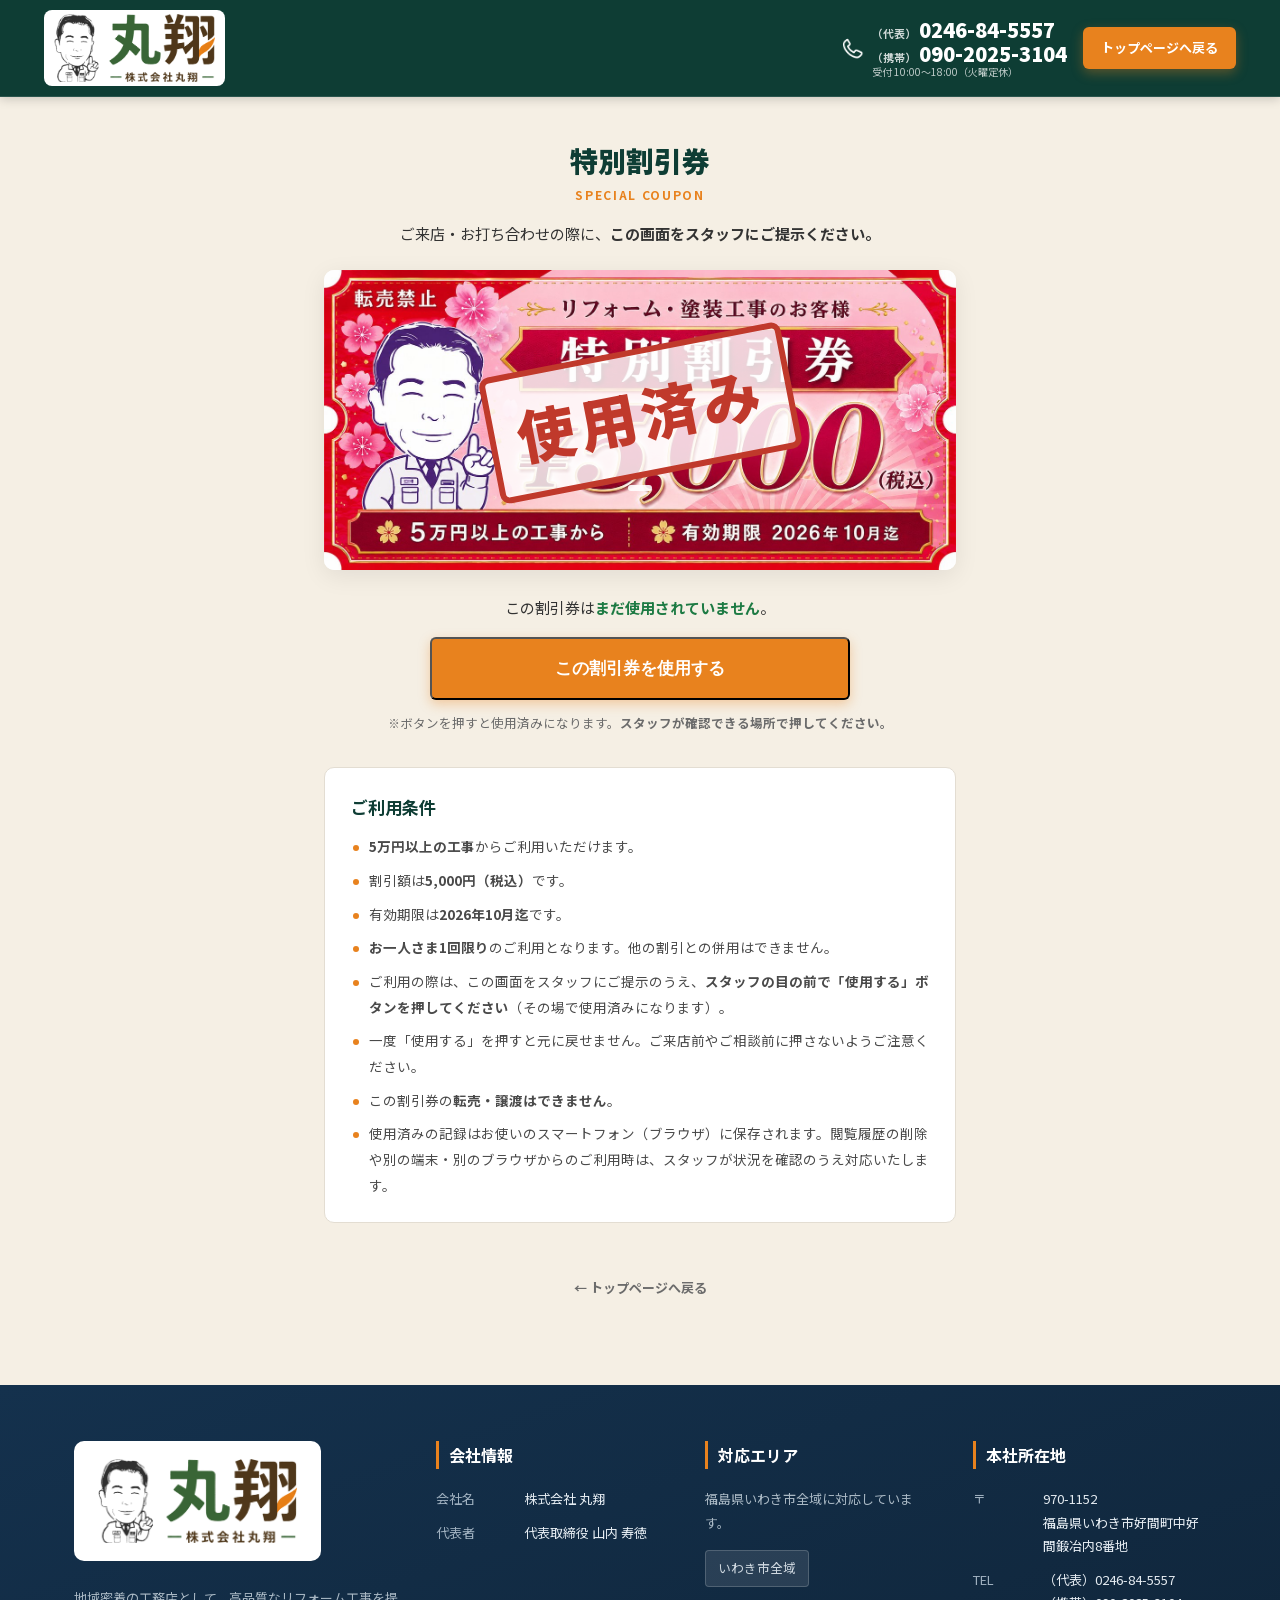
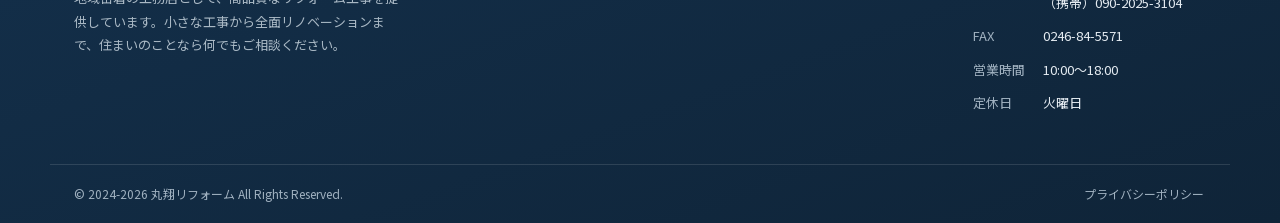
<file: coupon.html>
<!DOCTYPE html>
<html lang="ja">
<head>
<meta charset="UTF-8">
<meta name="viewport" content="width=device-width, initial-scale=1.0">
<title>特別割引券 5,000円（税込）｜株式会社 丸翔</title>
<meta name="description" content="株式会社 丸翔（丸翔リフォーム）のリフォーム・塗装工事でご利用いただける5,000円（税込）の特別割引券です。店頭でこの画面をご提示ください。">
<meta name="robots" content="noindex">
<link rel="canonical" href="https://marusho-iwaki.co.jp/coupon.html">
<!-- ===== アクセス解析：Googleタグ（GA4 / G-WCEB8Y4N4F）===== -->
<script async src="https://www.googletagmanager.com/gtag/js?id=G-WCEB8Y4N4F"></script>
<script>
  window.dataLayer = window.dataLayer || [];
  function gtag(){dataLayer.push(arguments);}
  // 手元での表示確認（localhost や file:// で開いた場合）がレポートに混ざらないよう、
  // 本番ドメインからのアクセスだけを計測する。ドメイン変更時はここも直すこと。
  if (location.hostname === 'marusho-iwaki.co.jp') {
    gtag('js', new Date());
    gtag('config', 'G-WCEB8Y4N4F');
  }
</script>
<!-- ===== ヒートマップ・セッション録画：Microsoft Clarity（xvefvdpdvg）===== -->
<script type="text/javascript">
  // GA4と同じく、手元での表示確認が記録に混ざらないよう本番ドメインだけで動かす
  if (location.hostname === 'marusho-iwaki.co.jp') {
    (function(c,l,a,r,i,t,y){
        c[a]=c[a]||function(){(c[a].q=c[a].q||[]).push(arguments)};
        t=l.createElement(r);t.async=1;t.src="https://www.clarity.ms/tag/"+i;
        y=l.getElementsByTagName(r)[0];y.parentNode.insertBefore(t,y);
    })(window, document, "clarity", "script", "xvefvdpdvg");
  }
</script>
<script src="analytics.js?v=20260916" defer></script>
<!-- 最初の画面で使う書体を先に取りにいく（900は見出し、400は本文） -->
<link rel="preload" as="font" type="font/woff2" crossorigin href="fonts/noto-sans-jp-900.woff2?v=20260916e">
<link rel="preload" as="font" type="font/woff2" crossorigin href="fonts/noto-sans-jp-400.woff2?v=20260916e">
<link rel="stylesheet" href="style.css?v=20260918a">
</head>
<body>

<!-- ===== HEADER ===== -->
<header class="site-header">
  <div class="header-inner">
    <a href="index.html" class="brand">
      <img src="lp_ui_assets_png/brand/logo_marusho.png?v=20260916b" alt="株式会社 丸翔" class="brand-logo" width="420" height="177">
    </a>
    <div class="header-right">
      <div class="header-phone">
        <img src="lp_ui_assets_png/icons/icon_phone.png" alt="" width="128" height="128">
        <div class="header-phone-text">
          <span class="num"><small class="ph-label">（代表）</small>0246-84-5557</span>
          <span class="num"><small class="ph-label">（携帯）</small>090-2025-3104</span>
          <span class="hours">受付 10:00～18:00（火曜定休）</span>
        </div>
      </div>
      <a href="index.html" class="btn btn-orange header-cta">トップページへ戻る</a>
    </div>
  </div>
</header>

<!-- ===== COUPON ===== -->
<section class="coupon-page">
  <div class="container coupon-wrap">

    <div class="coupon-head">
      <h1>特別割引券</h1>
      <span class="en">SPECIAL COUPON</span>
      <p class="coupon-lead">ご来店・お打ち合わせの際に、<b>この画面をスタッフにご提示ください。</b></p>
    </div>

    <!-- 券本体 -->
    <figure class="coupon-ticket" id="ticket">
      <img src="lp_image_assets_png/news/coupon5000.jpg" alt="リフォーム・塗装工事のお客様 特別割引券 5,000円（税込）／5万円以上の工事から／有効期限 2026年10月迄" width="1400" height="663">
      <figcaption class="coupon-stamp" id="stamp" hidden>
        <span class="coupon-stamp-mark">使用済み</span>
        <span class="coupon-stamp-time" id="stampTime"></span>
      </figcaption>
    </figure>

    <!-- 状態と操作 -->
    <div class="coupon-action" id="action">
      <p class="coupon-state coupon-state--ready" id="stateReady">
        この割引券は<b>まだ使用されていません</b>。
      </p>
      <p class="coupon-state coupon-state--used" id="stateUsed" hidden>
        この割引券は<b>使用済み</b>です。<span id="usedTimeText"></span>
      </p>
      <button type="button" class="btn btn-orange coupon-btn" id="useBtn">この割引券を使用する</button>
      <p class="coupon-note" id="useNote">※ボタンを押すと使用済みになります。<b>スタッフが確認できる場所で押してください。</b></p>
    </div>

    <!-- 利用条件 -->
    <div class="coupon-terms">
      <h2>ご利用条件</h2>
      <ul>
        <li><b>5万円以上の工事</b>からご利用いただけます。</li>
        <li>割引額は<b>5,000円（税込）</b>です。</li>
        <li>有効期限は<b>2026年10月迄</b>です。</li>
        <li><b>お一人さま1回限り</b>のご利用となります。他の割引との併用はできません。</li>
        <li>ご利用の際は、この画面をスタッフにご提示のうえ、<b>スタッフの目の前で「使用する」ボタンを押してください</b>（その場で使用済みになります）。</li>
        <li>一度「使用する」を押すと元に戻せません。ご来店前やご相談前に押さないようご注意ください。</li>
        <li>この割引券の<b>転売・譲渡はできません</b>。</li>
        <li>使用済みの記録はお使いのスマートフォン（ブラウザ）に保存されます。閲覧履歴の削除や別の端末・別のブラウザからのご利用時は、スタッフが状況を確認のうえ対応いたします。</li>
      </ul>
    </div>

    <div class="legal-back">
      <a href="index.html" class="back-home">← トップページへ戻る</a>
    </div>
  </div>
</section>

<!-- 使用確認ダイアログ -->
<div class="coupon-modal" id="modal" hidden>
  <div class="coupon-modal-box" role="dialog" aria-modal="true" aria-labelledby="modalTitle">
    <p class="coupon-modal-title" id="modalTitle">この割引券を使用しますか？</p>
    <p class="coupon-modal-body">一度使用すると<b>元に戻せません</b>。<br>スタッフが確認できる状態で「使用する」を押してください。</p>
    <div class="coupon-modal-btns">
      <button type="button" class="btn coupon-modal-cancel" id="cancelBtn">キャンセル</button>
      <button type="button" class="btn btn-orange" id="confirmBtn">使用する</button>
    </div>
  </div>
</div>

<!-- ===== FOOTER ===== -->
<footer class="site-footer">
  <div class="footer-inner">
    <div class="footer-brand">
      <div class="footer-brand-head">
        <img src="lp_ui_assets_png/brand/logo_marusho.png?v=20260916b" alt="株式会社 丸翔" class="footer-logo" width="420" height="177">
      </div>
      <p class="footer-lead">地域密着の工務店として、高品質なリフォーム工事を提供しています。小さな工事から全面リノベーションまで、住まいのことなら何でもご相談ください。</p>
    </div>
    <div class="footer-col">
      <h4>会社情報</h4>
      <dl class="footer-dl">
        <div><dt>会社名</dt><dd>株式会社 丸翔</dd></div>
        <div><dt>代表者</dt><dd>代表取締役 山内 寿徳</dd></div>
      </dl>
    </div>
    <div class="footer-col">
      <h4>対応エリア</h4>
      <p class="footer-area-note">福島県いわき市全域に対応しています。</p>
      <div class="area-tags">
        <span>いわき市全域</span>
      </div>
    </div>
    <div class="footer-col">
      <h4>本社所在地</h4>
      <dl class="footer-dl footer-dl--contact">
        <div><dt>〒</dt><dd>970-1152<br>福島県いわき市好間町中好間鍛冶内8番地</dd></div>
        <div><dt>TEL</dt><dd>（代表）0246-84-5557<br>（携帯）090-2025-3104</dd></div>
        <div><dt>FAX</dt><dd>0246-84-5571</dd></div>
        <div><dt>営業時間</dt><dd>10:00～18:00</dd></div>
        <div><dt>定休日</dt><dd>火曜日</dd></div>
      </dl>
    </div>
  </div>
  <div class="footer-bottom">
    <p>© 2024-2026 丸翔リフォーム All Rights Reserved.</p>
    <p class="footer-links"><a href="privacy.html">プライバシーポリシー</a></p>
  </div>
</footer>

<script>
(function(){
  'use strict';

  /* 使用済み情報の保存先（このスマホ／このブラウザの中だけに保存されます）。
     割引券の内容を変えて「全員もう一度使えるように」したいときは、
     下の 'v1' を 'v2' などに書き換えてください。 */
  var KEY = 'marusho_coupon5000_used_v1';

  var ticket    = document.getElementById('ticket');
  var stamp     = document.getElementById('stamp');
  var stampTime = document.getElementById('stampTime');
  var stateReady= document.getElementById('stateReady');
  var stateUsed = document.getElementById('stateUsed');
  var usedText  = document.getElementById('usedTimeText');
  var useBtn    = document.getElementById('useBtn');
  var useNote   = document.getElementById('useNote');
  var modal     = document.getElementById('modal');
  var cancelBtn = document.getElementById('cancelBtn');
  var confirmBtn= document.getElementById('confirmBtn');

  // localStorage が使えない環境（プライベートモード等）でもページが壊れないように
  function load(){ try { return window.localStorage.getItem(KEY); } catch(e){ return null; } }
  function save(v){ try { window.localStorage.setItem(KEY, v); return true; } catch(e){ return false; } }
  function clear(){ try { window.localStorage.removeItem(KEY); } catch(e){} }

  var WD = ['日','月','火','水','木','金','土'];
  function fmt(iso){
    var d = new Date(iso);
    if (isNaN(d.getTime())) return '';
    var p = function(n){ return (n < 10 ? '0' : '') + n; };
    return d.getFullYear() + '年' + (d.getMonth()+1) + '月' + d.getDate() + '日（' + WD[d.getDay()] + '）'
         + p(d.getHours()) + ':' + p(d.getMinutes());
  }

  function showUsed(iso){
    var t = fmt(iso);
    ticket.classList.add('is-used');
    stamp.hidden = false;
    stampTime.textContent = t ? t + ' 使用' : '';
    stateReady.hidden = true;
    stateUsed.hidden = false;
    usedText.textContent = t ? '（' + t + ' に使用）' : '';
    useBtn.hidden = true;
    useNote.hidden = true;
  }

  function showReady(){
    ticket.classList.remove('is-used');
    stamp.hidden = true;
    stateReady.hidden = false;
    stateUsed.hidden = true;
    useBtn.hidden = false;
    useNote.hidden = false;
  }

  // ?reset=1 を付けて開くと未使用に戻せます（店頭でのテスト・確認用）
  if (/[?&]reset=1(&|$)/.test(location.search)) {
    clear();
    if (history.replaceState) history.replaceState(null, '', location.pathname);
  }

  var used = load();
  if (used) { showUsed(used); } else { showReady(); }

  // スマホのタップは「タッチ＋マウス」の二重イベントになることがあり、
  // 開いた直後の背景クリック判定が誤作動するため、開いてすぐは背景タップを無視する。
  var openedAt = 0;
  function openModal(){
    modal.hidden = false;
    openedAt = Date.now();
    document.body.style.overflow = 'hidden';
    confirmBtn.focus();
  }
  function closeModal(){ modal.hidden = true; document.body.style.overflow = ''; }

  useBtn.addEventListener('click', openModal);
  cancelBtn.addEventListener('click', closeModal);
  modal.addEventListener('click', function(e){
    if (e.target === modal && Date.now() - openedAt > 400) closeModal();
  });
  document.addEventListener('keydown', function(e){ if (e.key === 'Escape' && !modal.hidden) closeModal(); });

  confirmBtn.addEventListener('click', function(){
    var iso = new Date().toISOString();
    var ok = save(iso);
    closeModal();
    showUsed(iso);
    if (!ok) {
      useNote.hidden = false;
      useNote.innerHTML = '※お使いのブラウザの設定により、使用済みの記録が保存できませんでした。<b>スタッフにお伝えください。</b>';
    }
  });
})();
</script>

</body>
</html>
</file>
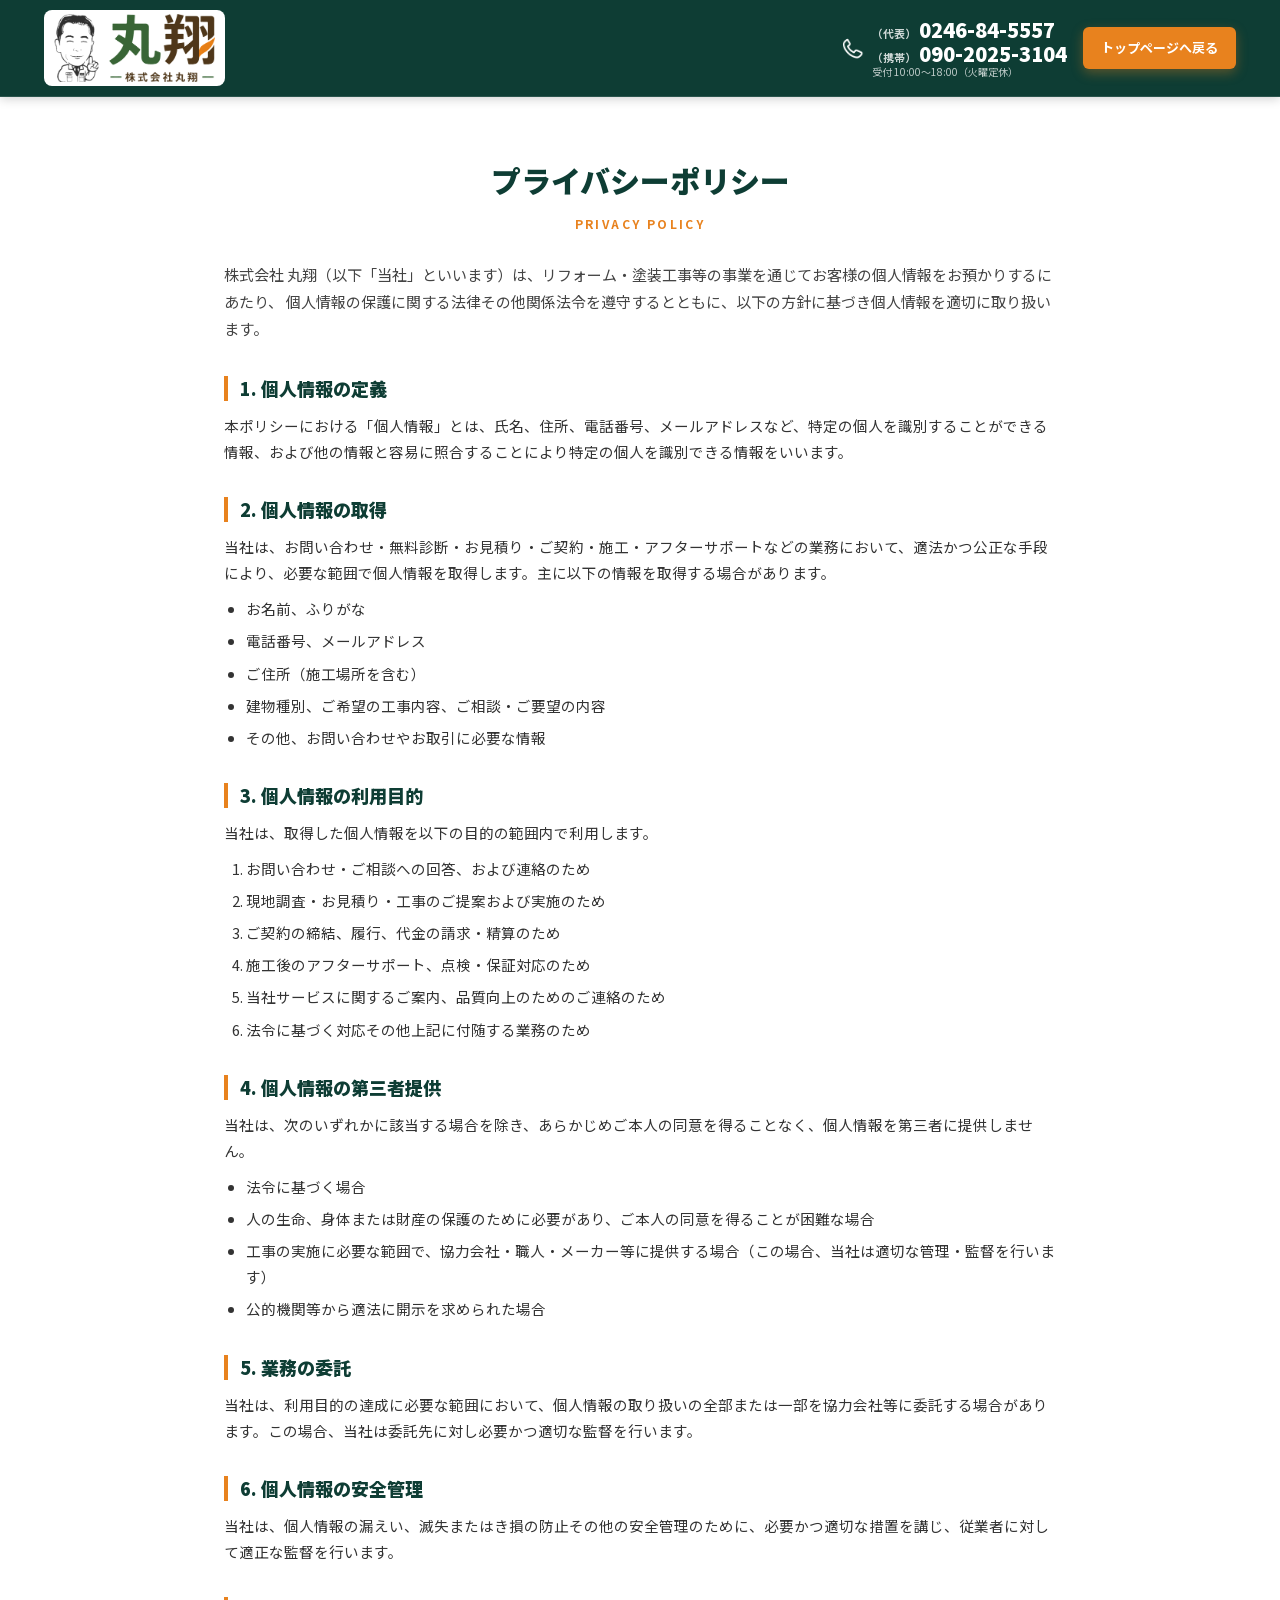
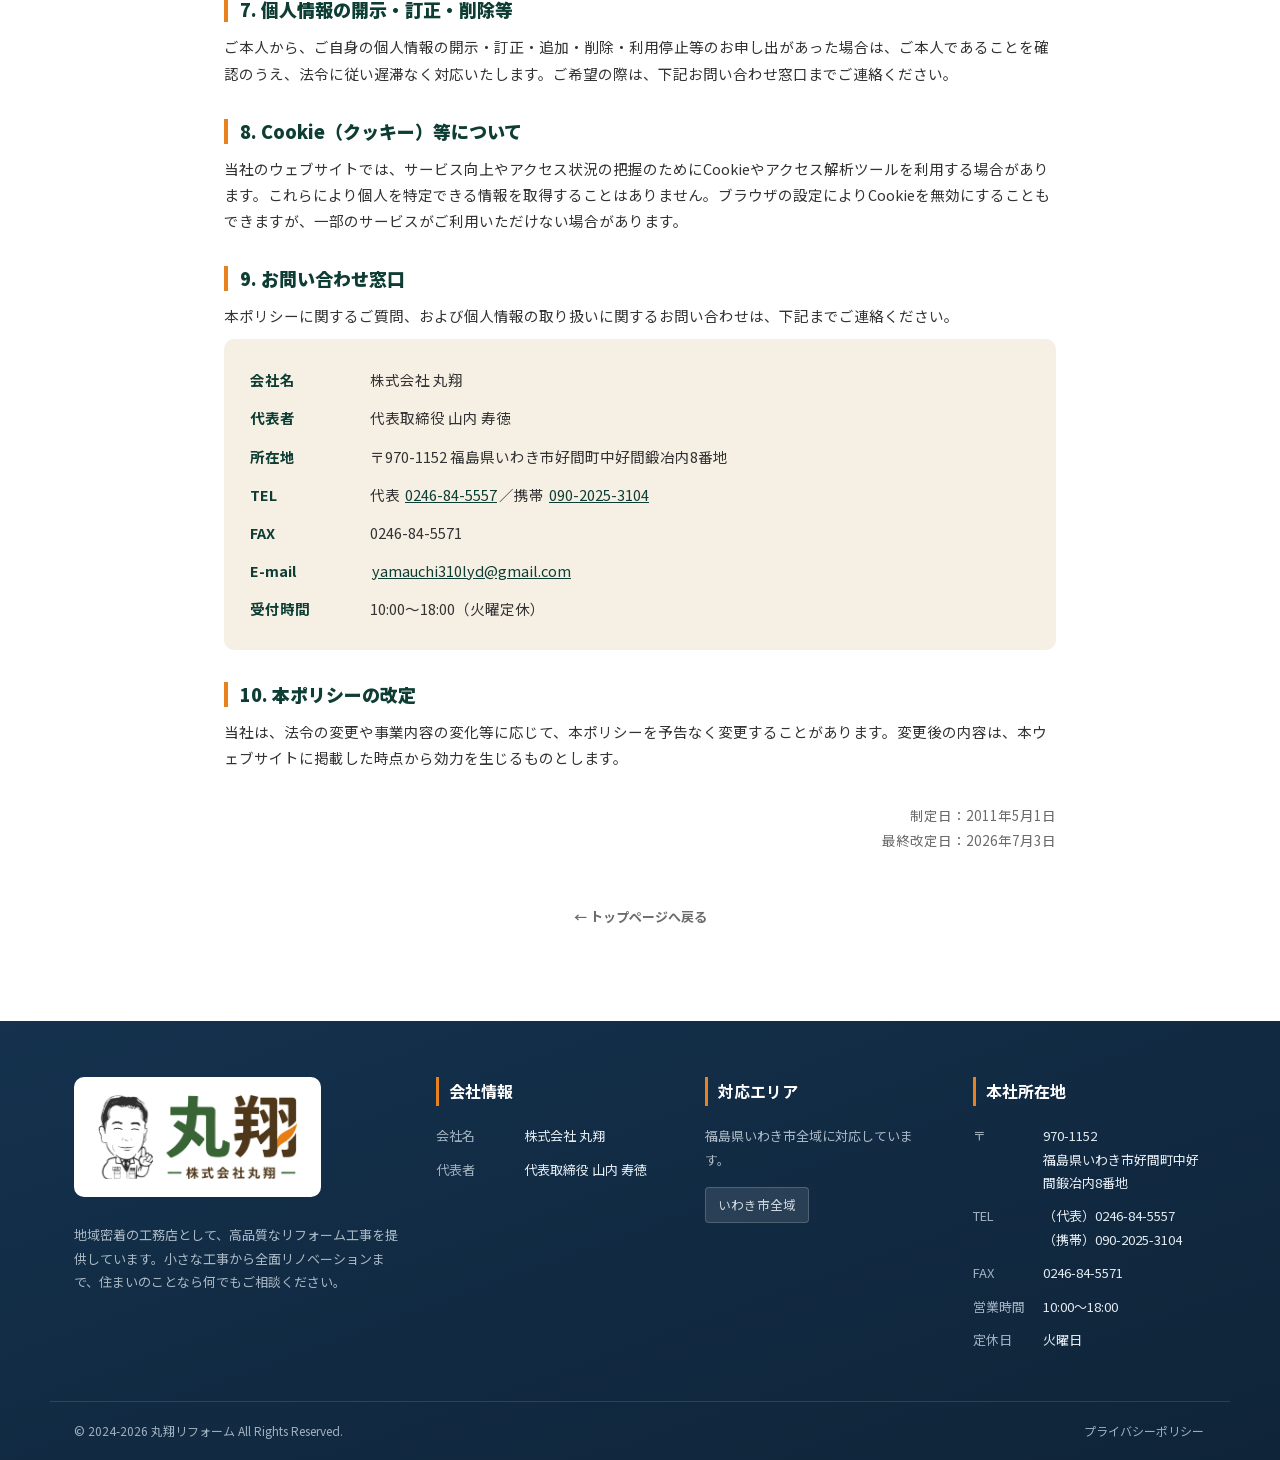
<file: privacy.html>
<!DOCTYPE html>
<html lang="ja">
<head>
<meta charset="UTF-8">
<meta name="viewport" content="width=device-width, initial-scale=1.0">
<!-- ===== アクセス解析：Googleタグ（GA4 / G-WCEB8Y4N4F）===== -->
<script async src="https://www.googletagmanager.com/gtag/js?id=G-WCEB8Y4N4F"></script>
<script>
  window.dataLayer = window.dataLayer || [];
  function gtag(){dataLayer.push(arguments);}
  // 手元での表示確認（localhost や file:// で開いた場合）がレポートに混ざらないよう、
  // 本番ドメインからのアクセスだけを計測する。ドメイン変更時はここも直すこと。
  if (location.hostname === 'marusho-iwaki.co.jp') {
    gtag('js', new Date());
    gtag('config', 'G-WCEB8Y4N4F');
  }
</script>
<!-- ===== ヒートマップ・セッション録画：Microsoft Clarity（xvefvdpdvg）===== -->
<script type="text/javascript">
  // GA4と同じく、手元での表示確認が記録に混ざらないよう本番ドメインだけで動かす
  if (location.hostname === 'marusho-iwaki.co.jp') {
    (function(c,l,a,r,i,t,y){
        c[a]=c[a]||function(){(c[a].q=c[a].q||[]).push(arguments)};
        t=l.createElement(r);t.async=1;t.src="https://www.clarity.ms/tag/"+i;
        y=l.getElementsByTagName(r)[0];y.parentNode.insertBefore(t,y);
    })(window, document, "clarity", "script", "xvefvdpdvg");
  }
</script>
<script src="analytics.js?v=20260916" defer></script>
<title>プライバシーポリシー｜株式会社 丸翔</title>
<meta name="description" content="株式会社 丸翔（丸翔リフォーム）の個人情報保護方針（プライバシーポリシー）です。">

<!-- ===== 正規URL（canonical）===== -->
<link rel="canonical" href="https://marusho-iwaki.co.jp/privacy.html">

<!-- ===== OGP ===== -->
<meta property="og:type"        content="article">
<meta property="og:site_name"   content="株式会社丸翔（丸翔リフォーム）">
<meta property="og:title"       content="プライバシーポリシー｜株式会社 丸翔">
<meta property="og:description" content="株式会社 丸翔（丸翔リフォーム）の個人情報保護方針（プライバシーポリシー）です。">
<meta property="og:url"         content="https://marusho-iwaki.co.jp/privacy.html">
<meta property="og:image"       content="https://marusho-iwaki.co.jp/lp_ui_assets_png/ogp/ogp_top.jpg?v=20260916">
<meta property="og:locale"      content="ja_JP">
<meta name="twitter:card"       content="summary_large_image">
<!-- 最初の画面で使う書体を先に取りにいく（900は見出し、400は本文） -->
<link rel="preload" as="font" type="font/woff2" crossorigin href="fonts/noto-sans-jp-900.woff2?v=20260916e">
<link rel="preload" as="font" type="font/woff2" crossorigin href="fonts/noto-sans-jp-400.woff2?v=20260916e">
<link rel="stylesheet" href="style.css?v=20260918a">
</head>
<body>

<!-- ===== HEADER ===== -->
<header class="site-header">
  <div class="header-inner">
    <a href="index.html" class="brand">
      <img src="lp_ui_assets_png/brand/logo_marusho.png?v=20260916b" alt="株式会社 丸翔" class="brand-logo" width="420" height="177">
    </a>
    <div class="header-right">
      <div class="header-phone">
        <img src="lp_ui_assets_png/icons/icon_phone.png" alt="" width="128" height="128">
        <div class="header-phone-text">
          <span class="num"><small class="ph-label">（代表）</small>0246-84-5557</span>
          <span class="num"><small class="ph-label">（携帯）</small>090-2025-3104</span>
          <span class="hours">受付 10:00～18:00（火曜定休）</span>
        </div>
      </div>
      <a href="index.html" class="btn btn-orange header-cta">トップページへ戻る</a>
    </div>
  </div>
</header>

<!-- ===== PRIVACY POLICY ===== -->
<section class="legal">
  <div class="container">
    <div class="legal-head">
      <h1>プライバシーポリシー</h1>
      <span class="en">PRIVACY POLICY</span>
    </div>

    <p class="legal-lead">
      株式会社 丸翔（以下「当社」といいます）は、リフォーム・塗装工事等の事業を通じてお客様の個人情報をお預かりするにあたり、
      個人情報の保護に関する法律その他関係法令を遵守するとともに、以下の方針に基づき個人情報を適切に取り扱います。
    </p>

    <div class="legal-block">
      <h2>1. 個人情報の定義</h2>
      <p>本ポリシーにおける「個人情報」とは、氏名、住所、電話番号、メールアドレスなど、特定の個人を識別することができる情報、および他の情報と容易に照合することにより特定の個人を識別できる情報をいいます。</p>
    </div>

    <div class="legal-block">
      <h2>2. 個人情報の取得</h2>
      <p>当社は、お問い合わせ・無料診断・お見積り・ご契約・施工・アフターサポートなどの業務において、適法かつ公正な手段により、必要な範囲で個人情報を取得します。主に以下の情報を取得する場合があります。</p>
      <ul>
        <li>お名前、ふりがな</li>
        <li>電話番号、メールアドレス</li>
        <li>ご住所（施工場所を含む）</li>
        <li>建物種別、ご希望の工事内容、ご相談・ご要望の内容</li>
        <li>その他、お問い合わせやお取引に必要な情報</li>
      </ul>
    </div>

    <div class="legal-block">
      <h2>3. 個人情報の利用目的</h2>
      <p>当社は、取得した個人情報を以下の目的の範囲内で利用します。</p>
      <ol>
        <li>お問い合わせ・ご相談への回答、および連絡のため</li>
        <li>現地調査・お見積り・工事のご提案および実施のため</li>
        <li>ご契約の締結、履行、代金の請求・精算のため</li>
        <li>施工後のアフターサポート、点検・保証対応のため</li>
        <li>当社サービスに関するご案内、品質向上のためのご連絡のため</li>
        <li>法令に基づく対応その他上記に付随する業務のため</li>
      </ol>
    </div>

    <div class="legal-block">
      <h2>4. 個人情報の第三者提供</h2>
      <p>当社は、次のいずれかに該当する場合を除き、あらかじめご本人の同意を得ることなく、個人情報を第三者に提供しません。</p>
      <ul>
        <li>法令に基づく場合</li>
        <li>人の生命、身体または財産の保護のために必要があり、ご本人の同意を得ることが困難な場合</li>
        <li>工事の実施に必要な範囲で、協力会社・職人・メーカー等に提供する場合（この場合、当社は適切な管理・監督を行います）</li>
        <li>公的機関等から適法に開示を求められた場合</li>
      </ul>
    </div>

    <div class="legal-block">
      <h2>5. 業務の委託</h2>
      <p>当社は、利用目的の達成に必要な範囲において、個人情報の取り扱いの全部または一部を協力会社等に委託する場合があります。この場合、当社は委託先に対し必要かつ適切な監督を行います。</p>
    </div>

    <div class="legal-block">
      <h2>6. 個人情報の安全管理</h2>
      <p>当社は、個人情報の漏えい、滅失またはき損の防止その他の安全管理のために、必要かつ適切な措置を講じ、従業者に対して適正な監督を行います。</p>
    </div>

    <div class="legal-block">
      <h2>7. 個人情報の開示・訂正・削除等</h2>
      <p>ご本人から、ご自身の個人情報の開示・訂正・追加・削除・利用停止等のお申し出があった場合は、ご本人であることを確認のうえ、法令に従い遅滞なく対応いたします。ご希望の際は、下記お問い合わせ窓口までご連絡ください。</p>
    </div>

    <div class="legal-block">
      <h2>8. Cookie（クッキー）等について</h2>
      <p>当社のウェブサイトでは、サービス向上やアクセス状況の把握のためにCookieやアクセス解析ツールを利用する場合があります。これらにより個人を特定できる情報を取得することはありません。ブラウザの設定によりCookieを無効にすることもできますが、一部のサービスがご利用いただけない場合があります。</p>
    </div>

    <div class="legal-block">
      <h2>9. お問い合わせ窓口</h2>
      <p>本ポリシーに関するご質問、および個人情報の取り扱いに関するお問い合わせは、下記までご連絡ください。</p>
      <div class="legal-contact">
        <dl>
          <div><dt>会社名</dt><dd>株式会社 丸翔</dd></div>
          <div><dt>代表者</dt><dd>代表取締役 山内 寿徳</dd></div>
          <div><dt>所在地</dt><dd>〒970-1152 福島県いわき市好間町中好間鍛冶内8番地</dd></div>
          <div><dt>TEL</dt><dd>代表 <a href="tel:0246845557">0246-84-5557</a>／携帯 <a href="tel:09020253104">090-2025-3104</a></dd></div>
          <div><dt>FAX</dt><dd>0246-84-5571</dd></div>
          <div><dt>E-mail</dt><dd><a href="mailto:yamauchi310lyd@gmail.com">yamauchi310lyd@gmail.com</a></dd></div>
          <div><dt>受付時間</dt><dd>10:00～18:00（火曜定休）</dd></div>
        </dl>
      </div>
    </div>

    <div class="legal-block">
      <h2>10. 本ポリシーの改定</h2>
      <p>当社は、法令の変更や事業内容の変化等に応じて、本ポリシーを予告なく変更することがあります。変更後の内容は、本ウェブサイトに掲載した時点から効力を生じるものとします。</p>
    </div>

    <p class="legal-date">
      制定日：2011年5月1日<br>
      最終改定日：2026年7月3日
    </p>

    <div class="legal-back">
      <a href="index.html" class="back-home">← トップページへ戻る</a>
    </div>
  </div>
</section>

<!-- ===== FOOTER ===== -->
<footer class="site-footer">
  <div class="footer-inner">
    <div class="footer-brand">
      <div class="footer-brand-head">
        <img src="lp_ui_assets_png/brand/logo_marusho.png?v=20260916b" alt="株式会社 丸翔" class="footer-logo" width="420" height="177">
      </div>
      <p class="footer-lead">地域密着の工務店として、高品質なリフォーム工事を提供しています。小さな工事から全面リノベーションまで、住まいのことなら何でもご相談ください。</p>
    </div>
    <div class="footer-col">
      <h4>会社情報</h4>
      <dl class="footer-dl">
        <div><dt>会社名</dt><dd>株式会社 丸翔</dd></div>
        <div><dt>代表者</dt><dd>代表取締役 山内 寿徳</dd></div>
      </dl>
    </div>
    <div class="footer-col">
      <h4>対応エリア</h4>
      <p class="footer-area-note">福島県いわき市全域に対応しています。</p>
      <div class="area-tags">
        <span>いわき市全域</span>
      </div>
    </div>
    <div class="footer-col">
      <h4>本社所在地</h4>
      <dl class="footer-dl footer-dl--contact">
        <div><dt>〒</dt><dd>970-1152<br>福島県いわき市好間町中好間鍛冶内8番地</dd></div>
        <div><dt>TEL</dt><dd>（代表）0246-84-5557<br>（携帯）090-2025-3104</dd></div>
        <div><dt>FAX</dt><dd>0246-84-5571</dd></div>
        <div><dt>営業時間</dt><dd>10:00～18:00</dd></div>
        <div><dt>定休日</dt><dd>火曜日</dd></div>
      </dl>
    </div>
  </div>
  <div class="footer-bottom">
    <p>© 2024-2026 丸翔リフォーム All Rights Reserved.</p>
    <p class="footer-links"><a href="privacy.html">プライバシーポリシー</a></p>
  </div>
</footer>

</body>
</html>
</file>
<file: style.css>
/* ============================================================
   書体（Webフォント）
   ------------------------------------------------------------
   Google のサーバーから借りるのをやめ、このサイトの fonts フォルダから
   配信しています。サイトに出てくる文字だけに削ってあるため、
   借りていたときより軽く済みます（最後まで読んだ場合で 約2,457KB → 約446KB）。

   ■ 新しい漢字を書き足したときは
     削ったファイルに無い字は、端末にもともと入っている書体で表示されます
     （読めなくなるわけではありませんが、そこだけ字の形が変わります）。
     気になったら tools/フォント作成.py を実行して作り直してください。

   ■ ライセンス
     Noto Sans JP / Yuji Mai / Yuji Syuku は SIL Open Font License 1.1 です。
     条件としてライセンス文の同梱が必要です。fonts/OFL.txt を消さないでください。

   font-display:swap … 書体の読み込みが終わるまで、端末の書体で先に表示します。
                       文字が見えない時間を作らないための指定です。
   ============================================================ */
@font-face{
  font-family:"Noto Sans JP"; font-style:normal; font-weight:400;
  font-display:swap; src:url("fonts/noto-sans-jp-400.woff2?v=20260916e") format("woff2");
}
@font-face{
  font-family:"Noto Sans JP"; font-style:normal; font-weight:700;
  font-display:swap; src:url("fonts/noto-sans-jp-700.woff2?v=20260916e") format("woff2");
}
@font-face{
  font-family:"Noto Sans JP"; font-style:normal; font-weight:900;
  font-display:swap; src:url("fonts/noto-sans-jp-900.woff2?v=20260916e") format("woff2");
}
@font-face{
  font-family:"Yuji Mai"; font-style:normal; font-weight:400;
  font-display:swap; src:url("fonts/yuji-mai.woff2?v=20260916e") format("woff2");
}
@font-face{
  font-family:"Yuji Syuku"; font-style:normal; font-weight:400;
  font-display:swap; src:url("fonts/yuji-syuku.woff2?v=20260916e") format("woff2");
}

/* ===== Reset & Base ===== */
*, *::before, *::after { box-sizing: border-box; margin: 0; padding: 0; }
:root{
  --orange:#e8821e;
  --orange-dark:#d9741a;
  --teal:#0e3d34;
  --navy:#14314d;
  --navy-dark:#0f2438;
  --cream:#f5efe4;
  --line:#e3ddd2;
  --text:#333;
  --muted:#6b6b6b;
  --radius:10px;
  --shadow:0 6px 24px rgba(0,0,0,.08);
}
html{ scroll-behavior:smooth; scroll-padding-top:104px; }
body{
  font-family:"Noto Sans JP","Hiragino Sans","Hiragino Kaku Gothic ProN","Yu Gothic UI","Yu Gothic","Noto Sans CJK JP","Meiryo",-apple-system,BlinkMacSystemFont,"Segoe UI",sans-serif;
  color:var(--text);
  line-height:1.8;
  background:#fff;
  -webkit-font-smoothing:antialiased;
}
img{ max-width:100%; display:block; }
a{ text-decoration:none; color:inherit; }
.container{ max-width:1120px; margin:0 auto; padding:0 24px; }
.center{ text-align:center; }

/* ===== Buttons ===== */
.btn{
  display:inline-flex; align-items:center; justify-content:center; gap:10px;
  font-weight:700; font-size:15px; line-height:1.4;
  padding:15px 26px; border-radius:6px; cursor:pointer;
  transition:.2s; text-align:center;
}
.btn .arw{ font-weight:700; }
.btn-orange{ background:var(--orange); color:#fff; box-shadow:0 4px 12px rgba(232,130,30,.35); }
.btn-orange:hover{ background:var(--orange-dark); transform:translateY(-2px); }
.btn-outline{ background:#fff; color:var(--teal); border:1.5px solid var(--teal); }
.btn-outline:hover{ background:var(--teal); color:#fff; }
.btn-white{ background:#fff; color:var(--orange); border:1px solid #fff; }
.btn-white:hover{ background:#fff3e6; }
.btn-block{ display:flex; width:100%; }
.btn-lg{ padding:17px 44px; font-size:16px; }

/* ===== Section title ===== */
.sec-title{
  text-align:center; font-size:30px; font-weight:900; color:var(--teal);
  margin-bottom:44px; position:relative; padding-bottom:18px;
}
.sec-title em{ font-style:normal; }
.sec-title::after{
  content:""; position:absolute; left:50%; bottom:0; transform:translateX(-50%);
  width:60px; height:4px; background:var(--orange); border-radius:2px;
}

/* ===== Header ===== */
.site-header{
  position:sticky; top:0; z-index:100; background:var(--teal);
  border-bottom:1px solid rgba(255,255,255,.12); box-shadow:0 2px 10px rgba(0,0,0,.18);
}
.header-inner{
  max-width:1240px; margin:0 auto; padding:10px 24px;
  display:flex; align-items:center; gap:20px;
}
.brand{ display:flex; align-items:center; gap:10px; flex-shrink:0; }
/* 濃緑ヘッダー上でもロゴが読めるよう白いプレートを敷く */
.brand-logo{ height:76px; width:auto; background:#fff; border-radius:8px; padding:4px 10px; }
.global-nav{ display:flex; gap:22px; margin-left:auto; }
.global-nav a{ font-size:14px; font-weight:400; color:#fff; white-space:nowrap; }
/* 濃緑背景ではオレンジ原色だとコントラスト不足のため明るめのオレンジ */
.global-nav a:hover{ color:#f5b25c; }
.header-right{ display:flex; align-items:center; gap:16px; margin-left:auto; }
.header-phone{ display:flex; align-items:center; gap:8px; }
.header-phone img{ width:26px; height:26px; filter:brightness(0) invert(1); }
.header-phone-text{ display:flex; flex-direction:column; line-height:1.2; }
.header-phone-text .num{ font-size:20px; font-weight:900; color:#fff; }
.ph-label{ font-size:.55em; font-weight:700; opacity:.8; margin-right:3px; letter-spacing:0; }
.header-phone-text .hours{ font-size:10px; color:rgba(255,255,255,.72); }
.header-cta{ font-size:13px; padding:12px 18px; }
.hamburger{ display:none; background:none; border:none; cursor:pointer; padding:4px; }
.hamburger img{ width:30px; height:30px; filter:brightness(0) invert(1); }

/* ===== Hero ===== */
.hero{ position:relative; background:var(--cream); overflow:hidden; }
.hero-photo{ position:absolute; inset:0; z-index:0; }
.hero-photo::after{
  content:""; position:absolute; inset:0;
  background:linear-gradient(90deg, rgba(245,239,228,.98) 30%, rgba(245,239,228,.4) 55%, rgba(245,239,228,0) 75%);
}
.hero-inner{ position:relative; z-index:1; max-width:1120px; margin:0 auto; padding:60px 24px; }
.hero-card{
  background:transparent; border-radius:0; padding:0;
  max-width:600px; box-shadow:none;
}
.hero-eyebrow{
  display:inline-block; background:var(--teal); color:#fff; font-size:13px; font-weight:700;
  padding:6px 16px; border-radius:20px; margin-bottom:18px;
}
.hero-title{ font-size:40px; font-weight:900; color:var(--teal); line-height:1.35; }
.hero-title em{ font-style:normal; color:var(--orange); }
.hero-lead{ margin-top:20px; font-size:15px; color:#444; }
.hero-btns{ display:flex; gap:14px; margin-top:28px; flex-wrap:wrap; }
.hero-phone{ display:flex; align-items:center; gap:10px; margin-top:26px; flex-wrap:wrap; }
.hero-phone img{ width:34px; height:34px; }
.hero-phone .hp-nums{ display:flex; flex-direction:column; gap:2px; }
.hero-phone .hp-num{ font-size:29px; font-weight:900; color:var(--teal); letter-spacing:.5px; text-decoration:none; }
.hero-phone a.hp-num:hover{ color:var(--orange); }
.hero-phone .hp-hours{ font-size:12px; color:var(--muted); width:100%; padding-left:44px; margin-top:-4px; }

/* ===== Stats ===== */
.stats{ background:#fff; }
.stats-inner{
  max-width:1000px; margin:0 auto; padding:30px 24px;
  display:grid; grid-template-columns:repeat(4,1fr); gap:12px;
}
.stat{ display:flex; align-items:center; justify-content:center; gap:14px; padding:14px; }
.stat:not(:last-child){ border-right:1px solid var(--line); }
.stat img{ width:44px; height:44px; }
.stat-text{ display:flex; flex-direction:column; line-height:1.2; }
.stat-label{ font-size:13px; color:var(--muted); }
.stat-value{ font-size:32px; font-weight:900; color:var(--teal); }
.stat-value small{ font-size:14px; font-weight:700; margin-left:2px; }
.stat-value--sm{ font-size:19px; }

/* ===== お知らせ・イベント案内 ===== */
.news{ padding:64px 0; background:#fff; }
.news-list{ list-style:none; max-width:860px; margin:0 auto; border-top:1px solid var(--line); }
.news-item{
  display:grid; grid-template-columns:220px 1fr; gap:20px;
  padding:20px 8px; border-bottom:1px solid var(--line); align-items:start;
}
.news-meta{ display:flex; align-items:center; gap:14px; padding-top:2px; }
.news-date{ font-size:14px; font-weight:700; color:var(--muted); letter-spacing:.03em; }
.news-cat{
  display:inline-block; font-size:12px; font-weight:700; color:#fff;
  padding:3px 12px; border-radius:20px; background:var(--teal); white-space:nowrap;
}
.news-cat[data-cat="イベント"]{ background:var(--orange); }
.news-cat[data-cat="キャンペーン"]{ background:#c0392b; }
.news-cat[data-cat="休業案内"]{ background:#7a7a7a; }
.news-title{ font-size:16px; font-weight:700; color:#333; line-height:1.6; }
a.news-title{ color:var(--teal); text-decoration:underline; transition:.15s; }
a.news-title:hover{ color:var(--orange); }
.news-body{ font-size:14px; color:var(--muted); margin-top:6px; }
.news-empty{ text-align:center; color:var(--muted); font-size:15px; padding:20px 0; }

/* ===== Worries ===== */
.worries{ background:var(--cream); padding:64px 0; }
.worry-grid{ display:grid; grid-template-columns:repeat(5,1fr); gap:16px; }
.worry-card{
  background:#fff; border-radius:var(--radius); padding:26px 14px; text-align:center;
  box-shadow:0 3px 10px rgba(0,0,0,.05);
}
.worry-card img{ width:48px; height:48px; margin:0 auto 14px; }
.worry-card p{ font-size:14px; font-weight:700; color:#333; }
.worries-lead{ text-align:center; margin-top:40px; font-size:22px; font-weight:900; color:var(--teal); }
.worries-lead em{ font-style:normal; color:var(--orange); border-bottom:3px solid var(--orange); padding-bottom:2px; }

/* ===== Reasons ===== */
.reasons{ padding:74px 0; }
.reason-grid{ display:grid; grid-template-columns:repeat(4,1fr); gap:20px; }
.reason-card{
  background:#fff; border:1px solid var(--line); border-radius:var(--radius);
  padding:32px 22px; text-align:center; transition:.2s;
}
.reason-card:hover{ box-shadow:var(--shadow); transform:translateY(-4px); }
.reason-card img{ width:56px; height:56px; margin:0 auto 18px; }
.reason-card h3{ font-size:18px; color:var(--teal); font-weight:900; line-height:1.4; margin-bottom:12px; }
.reason-card p{ font-size:13.5px; color:var(--muted); text-align:left; }

/* ===== Cases ===== */
.cases{ padding:74px 0; background:var(--cream); }
.case-grid{ display:grid; grid-template-columns:repeat(3,1fr); gap:24px; }
.case-card{ background:#fff; border-radius:var(--radius); overflow:hidden; box-shadow:var(--shadow); display:flex; flex-direction:column; }
.case-ba{ display:grid; grid-template-columns:1fr 1fr; gap:2px; background:#fff; }
.case-ba figure{ position:relative; aspect-ratio:4/3; overflow:hidden; }
/* 写真は <picture><source><img> の形で入れているので、img は picture の :first-child にならない。
   figure 直下に置いた写真と picture の中の写真、どちらも拾えるようにしておく（Before/After ラベルは除く）。
   img に width/height 属性が付いていても、この指定で figure の 4:3 枠いっぱいに収まる。 */
.case-ba figure > picture{ display:block; width:100%; height:100%; }
.case-ba figure > picture > img,
.case-ba figure > img:not(.ba-label){ width:100%; height:100%; object-fit:cover; }
.ba-label{ position:absolute; top:8px; width:auto !important; height:22px; }
.ba-label--l{ left:8px; }
.ba-label--r{ right:8px; }
.case-body{ padding:22px 20px; display:flex; flex-direction:column; flex:1; }
.case-tag{
  display:inline-block; align-self:flex-start; background:var(--teal); color:#fff;
  font-size:13px; font-weight:700; padding:5px 14px; border-radius:4px; margin-bottom:16px;
}
.case-spec{ border:1px solid var(--line); border-radius:6px; overflow:hidden; margin-bottom:16px; }
.case-spec > div{ display:grid; grid-template-columns:90px 1fr; }
.case-spec > div:not(:last-child){ border-bottom:1px solid var(--line); }
.case-spec dt{ background:#f7f4ee; padding:8px 12px; font-size:12.5px; font-weight:700; color:#555; }
.case-spec dd{ padding:8px 12px; font-size:13px; }
.case-detail{ margin-bottom:20px; }
.case-detail > div{ margin-bottom:12px; }
.case-detail dt{ font-size:12px; font-weight:700; color:var(--orange); margin-bottom:2px; }
.case-detail dd{ font-size:13px; color:#444; }
.case-body .btn{ margin-top:auto; }

/* ===== Voice ===== */
.voice{ padding:74px 0; }
.voice-grid{ display:grid; grid-template-columns:repeat(3,1fr); gap:24px; }
.voice-card{ background:#fff; border:1px solid var(--line); border-radius:var(--radius); padding:26px 24px; }
.voice-head{ display:flex; align-items:center; gap:12px; margin-bottom:16px; }
.voice-head img{ width:46px; height:46px; }
.voice-meta{ font-size:12px; color:var(--muted); }
.voice-title{ font-size:17px; font-weight:900; color:var(--teal); margin-bottom:12px; line-height:1.5; }
.voice-body{ font-size:14px; color:#444; }
.voice-note{ text-align:center; font-size:12px; color:var(--muted); margin-top:26px; }

/* ===== 代表あいさつ ===== */
.greeting{ padding:74px 0; background:#fff; }
.greeting-inner{ display:grid; grid-template-columns:300px 1fr; gap:44px; align-items:start; }
.greeting-visual{ text-align:center; position:sticky; top:120px; }
.greeting-photo{
  width:100%; max-width:280px; margin:0 auto; height:auto;
  background:radial-gradient(circle at 50% 40%, #fbf7ef 0%, var(--cream) 78%);
  border-radius:14px;
}
.greeting-name{ margin-top:16px; }
.greeting-role{ display:block; font-size:13px; color:var(--muted); }
.greeting-person{
  display:inline-block; font-family:"Yuji Mai","Yuji Syuku","Hiragino Mincho ProN","Yu Mincho",serif;
  font-size:40px; font-weight:400; color:#1f1a17; letter-spacing:.12em;
  margin-top:8px; transform:rotate(-3deg); line-height:1;
}
/* 社長挨拶の本文は本文書体で読む。装飾書体（Yuji Syuku）はキャッチコピーだけに使う。
   1300文字を装飾書体で出すと、その文字ぶんの書体データを余分に読み込むことになるため。 */
.greeting-body{ padding-top:4px; }
.greeting-catch{
  font-family:"Yuji Syuku","Hiragino Mincho ProN","Yu Mincho",serif;
  font-size:27px; font-weight:400; color:var(--teal); line-height:1.75;
  margin-bottom:24px; padding-bottom:18px; border-bottom:2px solid var(--line);
}
.greeting-body p{ font-size:17px; color:#3a3a3a; line-height:2.05; margin-bottom:16px; }

/* ===== 企業理念 ===== */
.philosophy{ padding:74px 0; background:#fff; }
.phil-lead{
  background:linear-gradient(135deg, var(--teal) 0%, #12564a 100%);
  color:#fff; border-radius:14px; padding:44px 40px; text-align:center; box-shadow:var(--shadow);
}
.phil-catch{ font-size:27px; font-weight:900; line-height:1.6; }
.phil-desc{ font-size:14.5px; line-height:1.9; margin-top:20px; color:#eaf3f0; max-width:760px; margin-left:auto; margin-right:auto; }
.phil-subtitle{
  font-size:22px; font-weight:900; color:var(--teal); margin-bottom:18px;
  display:flex; align-items:baseline; gap:12px;
}
.phil-subtitle.center{ justify-content:center; }
.phil-subtitle .en{ font-size:13px; letter-spacing:.16em; color:var(--orange); font-weight:700; }
.phil-mission{ max-width:820px; margin:44px auto 0; }
.phil-mission p{ font-size:15px; color:#3a3a3a; margin-bottom:14px; }
.phil-group{ margin-top:52px; }
.phil-grid{ display:grid; grid-template-columns:repeat(2,1fr); gap:16px; }
.phil-card{
  display:grid; grid-template-columns:auto 1fr; gap:16px; align-items:start;
  background:var(--cream); border-radius:10px; padding:22px 24px;
}
.phil-num{
  width:42px; height:42px; flex-shrink:0; border-radius:50%;
  background:var(--orange); color:#fff; font-weight:900; font-size:18px;
  display:flex; align-items:center; justify-content:center;
}
.phil-card h4{ font-size:16.5px; color:var(--teal); font-weight:900; line-height:1.5; margin-bottom:6px; }
.phil-card p{ font-size:14px; color:#444; }

/* ===== Flow ===== */
.flow{ padding:74px 0; background:var(--cream); }
.flow-grid{ display:grid; grid-template-columns:repeat(6,1fr); gap:14px; }
.flow-step{ background:#fff; border-radius:var(--radius); padding:26px 14px 22px; text-align:center; position:relative; }
.flow-num{ width:46px; height:46px; margin:0 auto 12px; }
.flow-icon{ width:40px; height:40px; margin:0 auto 12px; }
.flow-step h3{ font-size:15px; font-weight:900; color:var(--teal); margin-bottom:8px; }
.flow-step p{ font-size:12px; color:var(--muted); text-align:left; }

/* ===== CTA ===== */
.cta{ background:linear-gradient(90deg,var(--orange) 0%,#f0983a 100%); padding:48px 0; }
.cta-inner{
  max-width:1080px; margin:0 auto; padding:0 24px;
  display:flex; align-items:center; gap:32px; flex-wrap:wrap; justify-content:center;
}
.cta-badge{ width:110px; height:110px; flex-shrink:0; }
.cta-main{ color:#fff; text-align:center; flex:1; min-width:280px; }
.cta-heading{ font-size:22px; font-weight:900; margin-bottom:6px; }
.cta-phone{ display:inline-flex; align-items:center; gap:12px; }
.cta-phone img{ width:44px; height:44px; filter:brightness(0) invert(1); }
.cta-nums{ display:flex; flex-direction:column; align-items:center; gap:2px; }
.cta-num{ font-size:37px; font-weight:900; color:#fff; letter-spacing:1px; line-height:1.15; text-decoration:none; }
a.cta-num:hover{ opacity:.85; }
.cta-hours{ font-size:15px; font-weight:700; margin-top:4px; }
.cta-sub{ font-size:13px; margin-top:6px; opacity:.95; }
.cta-btn{ flex-shrink:0; font-size:16px; padding:18px 34px; box-shadow:0 6px 16px rgba(0,0,0,.2); }

/* ===== Contact form ===== */
.form-sec{ padding:74px 0; background:var(--cream); }
.form-intro{ text-align:center; font-size:15px; color:#444; margin-bottom:40px; }
.form-intro strong{ color:var(--orange); }
.form-intro a{ color:var(--teal); font-weight:700; text-decoration:underline; }
.contact-form{
  max-width:820px; margin:0 auto; background:#fff; border-radius:14px;
  padding:44px 48px; box-shadow:var(--shadow);
}
.form-row{ display:grid; grid-template-columns:210px 1fr; gap:18px; padding:20px 0; border-bottom:1px solid var(--line); }
.form-row:first-child{ padding-top:0; }
.form-label{ font-size:15px; font-weight:700; color:var(--teal); padding-top:10px; }
.req{ display:inline-block; background:var(--orange); color:#fff; font-size:11px; font-weight:700; padding:2px 8px; border-radius:3px; margin-left:6px; vertical-align:middle; }
.form-field input[type="text"],
.form-field input[type="tel"],
.form-field input[type="email"],
.form-field select,
.form-field textarea{
  width:100%; font-family:inherit; font-size:15px; color:var(--text);
  padding:12px 14px; border:1.5px solid var(--line); border-radius:6px; background:#fdfcfa;
  transition:.15s;
}
.form-field input:focus,
.form-field select:focus,
.form-field textarea:focus{ outline:none; border-color:var(--orange); background:#fff; box-shadow:0 0 0 3px rgba(232,130,30,.12); }
.form-field textarea{ resize:vertical; }
.radio-group, .check-group{ display:flex; flex-wrap:wrap; gap:10px 22px; padding-top:8px; }
.radio-group label, .check-group label{ display:inline-flex; align-items:center; gap:7px; font-size:14.5px; cursor:pointer; }
.radio-group input, .check-group input{ width:17px; height:17px; accent-color:var(--orange); }
.form-row--consent{ grid-template-columns:1fr; justify-items:center; border-bottom:none; }
.consent{ display:inline-flex; align-items:center; gap:9px; font-size:14.5px; cursor:pointer; }
.consent input{ width:18px; height:18px; accent-color:var(--orange); }
.consent a{ color:var(--teal); text-decoration:underline; }
.form-error{ text-align:center; color:#d33; font-weight:700; font-size:14px; margin:6px 0 0; }
.form-noscript{
  background:#fff6ec; border:1px solid var(--orange); border-radius:8px;
  padding:14px 16px; font-size:13.5px; line-height:1.8; color:#5a3a12; margin-top:10px;
}
.form-row.has-error input,
.form-row.has-error select{ border-color:#e2726e; background:#fff6f5; }
.form-submit{ text-align:center; margin-top:28px; }
.form-submit .btn{ min-width:280px; }
.form-note{ font-size:12px; color:var(--muted); margin-top:16px; line-height:1.7; }

/* ===== Legal (privacy) page ===== */
.legal{ padding:56px 0 80px; background:#fff; }
.legal .container{ max-width:880px; }
.legal-head{ text-align:center; margin-bottom:14px; }
.legal-head h1{ font-size:30px; font-weight:900; color:var(--teal); }
.legal-head .en{ display:block; font-size:12px; letter-spacing:.2em; color:var(--orange); font-weight:700; margin-top:6px; }
.legal-lead{ font-size:15px; color:#444; margin:26px 0 34px; }
.legal-block{ margin-bottom:32px; }
.legal-block h2{
  font-size:18px; font-weight:900; color:var(--teal); margin-bottom:12px;
  padding-left:12px; border-left:4px solid var(--orange); line-height:1.4;
}
.legal-block p{ font-size:14.5px; color:#333; margin-bottom:10px; }
.legal-block ul, .legal-block ol{ margin:8px 0 8px 1.4em; }
.legal-block li{ font-size:14.5px; color:#333; margin-bottom:6px; }
.legal-contact{ background:var(--cream); border-radius:10px; padding:22px 26px; }
.legal-contact dl > div{ display:grid; grid-template-columns:120px 1fr; padding:6px 0; font-size:14.5px; }
.legal-contact dt{ font-weight:700; color:var(--teal); }
.legal-contact a{ color:var(--teal); text-decoration:underline; }
.legal-date{ text-align:right; font-size:13.5px; color:var(--muted); margin-top:30px; }
.legal-back{ text-align:center; margin-top:40px; }
.back-home{ font-size:13px; font-weight:700; color:var(--muted); }
.back-home:hover{ color:var(--orange); }
@media (max-width:768px){
  .legal-head h1{ font-size:24px; }
  .legal-contact{ padding:18px 16px; }
  .legal-contact dl > div{ grid-template-columns:1fr; gap:0; padding:8px 0; }
  .legal-contact dt{ margin-bottom:2px; }
}

/* ===== アクセス・案内地図 ===== */
.access{ padding:74px 0; background:var(--cream); }
.access-inner{ display:grid; grid-template-columns:1.5fr 1fr; gap:32px; align-items:stretch; }
.access-map{ position:relative; width:100%; padding-bottom:56%; border-radius:12px; overflow:hidden; box-shadow:var(--shadow); }
.access-map iframe{ position:absolute; inset:0; width:100%; height:100%; border:0; }
.access-info{ background:#fff; border-radius:12px; padding:30px 28px; box-shadow:var(--shadow); display:flex; flex-direction:column; }
.access-name{ font-size:20px; font-weight:900; color:var(--teal); margin-bottom:16px; padding-bottom:14px; border-bottom:2px solid var(--line); }
.access-dl > div{ display:grid; grid-template-columns:76px 1fr; padding:8px 0; font-size:14.5px; }
.access-dl dt{ font-weight:700; color:var(--teal); }
.access-dl dd{ color:#3a3a3a; }
.access-dl a{ color:var(--teal); text-decoration:underline; }
.access-btn{ width:100%; margin-top:22px; }

/* ===== Footer ===== */
.site-footer{ background:linear-gradient(160deg,var(--navy) 0%,var(--navy-dark) 100%); color:#cfd8e0; }
.footer-inner{
  max-width:1180px; margin:0 auto; padding:56px 24px 40px;
  display:grid; grid-template-columns:1.4fr 1fr 1fr 1fr; gap:36px;
}
.footer-brand-head{ display:inline-block; background:#fff; border-radius:10px; padding:18px 24px; }
.footer-logo{ height:84px; width:auto; display:block; }
.footer-lead{ font-size:13px; margin-top:18px; color:#a9b8c4; }
.footer-col h4{ font-size:16px; color:#fff; font-weight:700; margin-bottom:18px; border-left:3px solid var(--orange); padding-left:10px; }
.footer-dl > div{ display:grid; grid-template-columns:88px 1fr; font-size:13px; margin-bottom:10px; }
.footer-dl dt{ color:#9fb0bf; }
.footer-dl dd{ color:#e4ebf1; }
.footer-dl--contact > div{ grid-template-columns:70px 1fr; }
.footer-area-note{ font-size:13px; color:#a9b8c4; margin-bottom:16px; }
.area-tags{ display:flex; flex-wrap:wrap; gap:8px; }
.area-tags span{ background:rgba(255,255,255,.1); border:1px solid rgba(255,255,255,.18); border-radius:4px; padding:6px 12px; font-size:12.5px; }
.footer-bottom{
  border-top:1px solid rgba(255,255,255,.12); padding:18px 24px;
  display:flex; justify-content:space-between; align-items:center; max-width:1180px; margin:0 auto;
  font-size:12px; color:#9fb0bf; flex-wrap:wrap; gap:8px;
}
.footer-links a:hover{ color:#fff; }
.footer-links span{ margin:0 8px; }

/* ===== Mobile sticky bar ===== */
.sticky-bar{ display:none; position:fixed; bottom:0; left:0; right:0; z-index:200;
  grid-template-columns:1fr 1fr; box-shadow:0 -2px 12px rgba(0,0,0,.15); }
.sticky-bar a{ display:flex; align-items:center; justify-content:center; gap:8px; padding:14px 8px; font-size:14px; font-weight:700; color:#fff; }
.sticky-bar img{ width:22px; height:22px; filter:brightness(0) invert(1); }
.sticky-phone{ background:var(--teal); }
.sticky-quote{ background:var(--orange); }

/* ===== Responsive ===== */
@media (max-width:1024px){
  .global-nav{ display:none; }
  .header-cta{ display:none; }
  .hamburger{ display:block; }
  .worry-grid{ grid-template-columns:repeat(3,1fr); }
  .reason-grid{ grid-template-columns:repeat(2,1fr); }
  .case-grid{ grid-template-columns:1fr; max-width:520px; margin:0 auto; }
  .flow-grid{ grid-template-columns:repeat(3,1fr); }
  .footer-inner{ grid-template-columns:1fr 1fr; }
}
@media (max-width:1024px){
  /* mobile nav drawer */
  .global-nav.open{
    display:flex; flex-direction:column; gap:0;
    position:absolute; top:100%; left:0; right:0; background:#fff;
    box-shadow:0 8px 20px rgba(0,0,0,.12); margin:0; padding:8px 0;
  }
  .global-nav.open a{ padding:14px 24px; border-bottom:1px solid var(--line); color:#333; }
  .global-nav.open a:hover{ color:var(--orange); }
}
@media (max-width:768px){
  .sec-title{ font-size:24px; }
  .header-phone-text .hours{ display:none; }
  .header-phone-text .num{ font-size:17px; }
  .header-phone img{ width:22px; height:22px; }
  .brand-logo{ height:56px; }
  .hero-inner{ padding:40px 20px 48px; }
  .hero-photo::after{ background:linear-gradient(180deg, rgba(245,239,228,.45) 0%, rgba(245,239,228,.9) 45%, rgba(245,239,228,.98) 100%); }
  .hero-card{ padding:0; background:transparent; }
  .hero-title{ font-size:28px; }
  .hero-eyebrow{ font-size:12px; }
  .hero-btns .btn{ width:100%; }
  .stats-inner{ grid-template-columns:repeat(2,1fr); gap:0; }
  .stat{ border-right:none !important; border-bottom:1px solid var(--line); }
  .stat:nth-child(even){ border-left:1px solid var(--line); }
  .worry-grid{ grid-template-columns:repeat(2,1fr); }
  .news-item{ grid-template-columns:1fr; gap:8px; padding:16px 4px; }
  .news-title{ font-size:15px; }
  .reason-grid{ grid-template-columns:1fr; }
  .reason-card p{ text-align:center; }
  .flow-grid{ grid-template-columns:repeat(2,1fr); }
  .flow-step p{ text-align:center; }
  .voice-grid{ grid-template-columns:1fr; }
  .access-inner{ grid-template-columns:1fr; gap:20px; }
  .access-map{ padding-bottom:70%; }
  .phil-lead{ padding:30px 20px; }
  .phil-catch{ font-size:20px; }
  .phil-grid{ grid-template-columns:1fr; }
  .phil-subtitle{ font-size:19px; }
  .greeting-inner{ grid-template-columns:1fr; gap:22px; }
  .greeting-visual{ position:static; top:auto; }
  .greeting-photo{ max-width:200px; }
  .greeting-catch{ font-size:20px; text-align:center; }
  .cta-inner{ flex-direction:column; gap:18px; }
  .cta-num{ font-size:38px; }
  .cta-btn{ width:100%; max-width:360px; }
  .footer-inner{ grid-template-columns:1fr; gap:28px; padding:40px 24px 32px; }
  .footer-bottom{ flex-direction:column; text-align:center; }
  .contact-form{ padding:26px 18px; }
  .form-row{ grid-template-columns:1fr; gap:8px; padding:16px 0; }
  .form-label{ padding-top:0; }
  .form-submit .btn{ min-width:0; width:100%; }
  .sticky-bar{ display:grid; }
  body{ padding-bottom:56px; }
  html{ scroll-padding-top:64px; }
}
@media (max-width:420px){
  .worry-grid{ grid-template-columns:1fr; }
  .flow-grid{ grid-template-columns:1fr; }
}

/* ============================================================
   ここから：改善提案書（改善前後比較）対応の追加スタイル
   ============================================================ */

/* ===== Hero（改善後イメージ準拠） ===== */
.hero-area{
  margin-top:14px; font-size:16px; font-weight:700; color:var(--teal);
}
.hero-tags{ display:flex; gap:10px; margin-top:14px; flex-wrap:wrap; }
.hero-tags span{
  background:#fff; border:1.5px solid var(--orange); color:var(--orange);
  font-size:13px; font-weight:700; padding:5px 14px; border-radius:4px;
}
.hero-lead{ margin-top:18px; }
.hero-phone{
  display:inline-grid; width:auto;
  grid-template-columns:auto auto; align-items:center; justify-content:start;
  margin-top:24px; gap:4px 14px;
  background:#fff; border:2px solid var(--line); border-radius:12px;
  padding:18px 30px 16px; box-shadow:0 4px 16px rgba(0,0,0,.08);
}
.hero-phone img{ width:44px; height:44px; }
.hero-phone .hp-num{ font-size:42px; letter-spacing:1px; line-height:1.15; }
.hero-phone .hp-num--sub{ font-size:26px; }
.hero-phone .hp-hours{ font-size:13px; width:auto; grid-column:1 / -1; padding-left:58px; margin-top:2px; }
.hero-btns{ margin-top:26px; justify-content:center; }
.hero-btns .btn-orange{
  font-size:22px; padding:24px 52px; border-radius:8px; gap:14px;
  box-shadow:0 8px 22px rgba(232,130,30,.45);
}
.hero-btns .btn-orange .arw{ font-size:24px; }


/* ===== Stats（濃緑帯・白文字） ===== */
.stats{ background:var(--teal); }
.stats .stat img{ filter:brightness(0) invert(1); }
.stats .stat-label{ color:#cfe3dd; }
.stats .stat-value{ color:#fff; }
.stats .stat:not(:last-child){ border-right:1px solid rgba(255,255,255,.22); }
.stats-note{
  max-width:1000px; margin:0 auto; padding:0 24px 16px;
  font-size:11.5px; color:#bcd6cf; line-height:1.7;
}
@media (max-width:768px){
  .stats .stat{ border-bottom:1px solid rgba(255,255,255,.22); }
  .stats .stat:nth-child(even){ border-left:1px solid rgba(255,255,255,.22); }
}

/* ===== お知らせ（画像付きカード） ===== */
.news-grid{
  display:grid; grid-template-columns:repeat(4,1fr); gap:20px;
}
.news-card{
  display:flex; flex-direction:column; background:#fff;
  border:1px solid var(--line); border-radius:var(--radius); overflow:hidden;
  box-shadow:0 3px 10px rgba(0,0,0,.05); transition:.2s;
}
a.news-card:hover{ box-shadow:var(--shadow); transform:translateY(-3px); }
.news-card-photo{ position:relative; aspect-ratio:16/10; overflow:hidden; margin:0; }
.news-card-photo img{ width:100%; height:100%; object-fit:cover; }
/* 種別POPは右上。写真に入っている文字（見出し帯など）と重ならないようにするため */
.news-card-photo .news-cat{
  position:absolute; top:10px; right:10px; left:auto; border-radius:4px;
  box-shadow:0 1px 4px rgba(0,0,0,.25);
}
.news-card-main{ display:flex; flex-direction:column; flex:1; padding:16px 16px 14px; }
.news-card-title{ font-size:15px; font-weight:700; color:#333; line-height:1.6; }
/* 本文は省略せず全文表示（同じ行のカードは自動で高さがそろいます） */
.news-card-body{
  font-size:12.5px; color:var(--muted); margin-top:8px; line-height:1.7;
}
.news-card .news-date{ margin-top:auto; padding-top:12px; font-size:12.5px; }
.news-card-link{
  display:inline-flex; align-items:center; gap:7px; align-self:flex-start;
  margin-top:12px; font-size:12.5px; font-weight:700; color:var(--teal);
  text-decoration:underline; text-underline-offset:3px;
}
a.news-card:hover .news-card-link{ color:var(--orange); }
.news-card-links{ display:flex; flex-direction:column; align-items:flex-start; gap:9px; margin-top:12px; }
.news-card-links .news-card-link{ margin-top:0; }
a.news-card-link:hover{ color:var(--orange); }
.news-ext-mark{ font-size:11px; text-decoration:none; }
.news-pdf-badge{
  display:inline-block; padding:2px 7px; border-radius:3px;
  background:#c0392b; color:#fff; font-size:10.5px; font-weight:700;
  letter-spacing:.04em; text-decoration:none;
}

/* カードが4枚に満たないときは、右端が空いて不揃いに見えないよう中央に寄せる */
@media (min-width:1025px){
  .news-grid{ justify-content:center; }
  .news-grid[data-count="1"]{ grid-template-columns:minmax(0,340px); }
  .news-grid[data-count="2"]{ grid-template-columns:repeat(2,minmax(0,310px)); }
  .news-grid[data-count="3"]{ grid-template-columns:repeat(3,minmax(0,290px)); }
}

/* ----- 過去のお知らせ（折りたたみ） ----- */
.news-archive{ margin-top:36px; text-align:center; }
.news-archive[hidden]{ display:none; }
.news-archive-toggle{
  list-style:none; cursor:pointer; display:inline-flex; align-items:center; gap:10px;
  padding:13px 30px; background:#fff; border:1px solid var(--line); border-radius:999px;
  font-size:14.5px; font-weight:700; color:var(--teal); transition:.2s;
}
.news-archive-toggle::-webkit-details-marker{ display:none; }
.news-archive-toggle::after{ content:"＋"; color:var(--orange); font-weight:900; }
.news-archive[open] .news-archive-toggle::after{ content:"－"; }
.news-archive-toggle:hover{ border-color:var(--orange); color:var(--orange); box-shadow:var(--shadow); }
.news-archive-count{ font-size:13px; font-weight:700; color:var(--muted); }
/* 掲載中のお知らせと見分けがつくよう、過去のカードは少し落ち着いた見た目にする */
.news-grid--archive{ margin-top:26px; text-align:left; }
.news-grid--archive .news-card{ background:#fbfaf7; box-shadow:none; }
.news-grid--archive .news-card-photo img{ filter:saturate(.72); opacity:.88; }
.news-grid--archive a.news-card:hover .news-card-photo img{ filter:none; opacity:1; }

@media (max-width:1024px){
  .news-grid{ grid-template-columns:repeat(2,1fr); }
}
@media (max-width:600px){
  .news-grid{ grid-template-columns:1fr; max-width:420px; margin:0 auto; }
}

/* ===== お悩みカード（写真化） ===== */
.worry-card--photo{
  position:relative; overflow:hidden; background-size:cover; background-position:center;
  padding:34px 14px 28px; border-radius:var(--radius);
}
.worry-card--photo::before{
  content:""; position:absolute; inset:0;
  background:linear-gradient(180deg, rgba(14,45,40,.45) 0%, rgba(14,45,40,.72) 100%);
}
.worry-card--photo .worry-icon{
  position:relative; z-index:1; width:46px; height:46px; margin:0 auto 14px;
  filter:brightness(0) invert(1);
}
.worry-card--photo p{ position:relative; z-index:1; color:#fff; text-shadow:0 1px 4px rgba(0,0,0,.4); }

/* ===== 選ばれる理由（淡色カード） ===== */
.reason-card{ background:#fbf8f2; border-color:#eee5d6; }

/* ===== 費用・見積りの考え方 ===== */
.pricing{ padding:74px 0; background:#fff; }
.pricing-intro{ text-align:center; font-size:15px; color:#444; margin-bottom:40px; }
.pricing-intro strong{ color:var(--orange); }
.pricing-grid{ display:grid; grid-template-columns:repeat(3,1fr); gap:20px; }
.pricing-card{
  background:#fff; border:1px solid var(--line); border-radius:var(--radius);
  padding:28px 24px; display:flex; flex-direction:column;
}
.pricing-card--main{ border:2px solid var(--orange); box-shadow:var(--shadow); }
.pricing-rank{
  display:inline-block; align-self:flex-start; font-size:11px; font-weight:700;
  letter-spacing:.14em; color:var(--orange); border:1px solid var(--orange);
  border-radius:3px; padding:2px 10px; margin-bottom:12px;
}
.pricing-card h3{ font-size:19px; font-weight:900; color:var(--teal); margin-bottom:10px; }
.pricing-card > p{ font-size:13.5px; color:#444; margin-bottom:14px; }
.pricing-card ul{ list-style:none; margin-top:auto; }
.pricing-card li{
  font-size:13px; color:#3a3a3a; padding:7px 0 7px 22px; position:relative;
  border-top:1px dashed var(--line);
}
.pricing-card li::before{ content:"✓"; position:absolute; left:2px; color:var(--orange); font-weight:900; }
.pricing-factors{
  margin-top:36px; background:var(--cream); border-radius:12px; padding:30px 32px;
}
.pricing-factors h3{ font-size:17px; font-weight:900; color:var(--teal); margin-bottom:10px; }
.pricing-factors > p{ font-size:14px; color:#444; }
.factor-tags{ display:flex; flex-wrap:wrap; gap:10px; margin:16px 0; }
.factor-tags span{
  background:#fff; border:1px solid var(--line); border-radius:20px;
  font-size:13px; font-weight:700; color:var(--teal); padding:6px 16px;
}
.pricing-note{ font-size:12.5px; color:var(--muted); }
@media (max-width:1024px){ .pricing-grid{ grid-template-columns:1fr; max-width:520px; margin:0 auto; } }
@media (max-width:768px){ .pricing-factors{ padding:22px 18px; } }

/* ===== FAQ ===== */
.faq{ padding:74px 0; background:var(--cream); }
.faq-list{ max-width:820px; margin:0 auto; }
.faq-item{
  background:#fff; border:1px solid var(--line); border-radius:10px;
  margin-bottom:12px; overflow:hidden;
}
.faq-item summary{
  list-style:none; cursor:pointer; display:flex; align-items:baseline; gap:12px;
  font-size:15.5px; font-weight:700; color:var(--teal); padding:18px 22px;
}
.faq-item summary::-webkit-details-marker{ display:none; }
.faq-item summary::before{ content:"Q."; color:var(--orange); font-weight:900; flex-shrink:0; }
.faq-item summary::after{
  content:"＋"; margin-left:auto; color:var(--orange); font-weight:900; transition:.2s;
}
.faq-item[open] summary::after{ content:"－"; }
.faq-item p{
  font-size:14px; color:#444; padding:0 22px 20px 50px; line-height:1.9;
}
@media (max-width:768px){
  .faq-item summary{ font-size:14.5px; padding:15px 16px; }
  .faq-item p{ padding:0 16px 16px 40px; }
}

/* ===== サポート・各種ご案内 ===== */
.support{ padding:74px 0; background:#fff; }
.support-grid{ display:grid; grid-template-columns:repeat(2,1fr); gap:20px; }
.support-card{
  background:#fbf8f2; border:1px solid #eee5d6; border-radius:var(--radius);
  padding:28px 26px; display:flex; flex-direction:column;
}
.support-icon{ width:46px; height:46px; margin-bottom:14px; }
.support-card h3{ font-size:18px; font-weight:900; color:var(--teal); margin-bottom:10px; }
.support-card p{ font-size:13.5px; color:#444; margin-bottom:14px; }
.support-card p strong{ color:var(--orange); }
.support-link{
  margin-top:auto; align-self:flex-start; font-size:14px; font-weight:700;
  color:var(--orange); border-bottom:2px solid var(--orange); padding-bottom:2px; transition:.15s;
}
.support-link:hover{ opacity:.75; }
.support-note{ font-size:11.5px !important; color:var(--muted) !important; margin-top:12px; margin-bottom:0 !important; }
.todo-mark{ font-size:12px; color:#b3541e; background:#fdeee0; border-radius:4px; padding:1px 6px; }
@media (max-width:768px){ .support-grid{ grid-template-columns:1fr; } }

/* ===== フォーム追加要素 ===== */
.field-note{ font-size:12px; color:var(--muted); margin-top:8px; line-height:1.7; }
.form-field input[type="file"]{
  width:100%; font-size:13.5px; padding:10px 12px;
  border:1.5px dashed var(--line); border-radius:6px; background:#fdfcfa;
}
.form-success{
  text-align:center; color:#1d7a43; font-weight:700; font-size:14.5px;
  background:#eaf7ef; border:1px solid #bfe3cc; border-radius:8px;
  padding:14px 16px; margin:14px 0 0;
}

/* ===== 特別割引券ページ（coupon.html） ===== */
.coupon-page{ background:var(--cream); padding:44px 0 72px; }
.coupon-wrap{ max-width:680px; }
.coupon-head{ text-align:center; margin-bottom:22px; }
.coupon-head h1{ font-size:28px; font-weight:900; color:var(--teal); line-height:1.4; }
.coupon-head .en{
  display:block; font-size:12px; font-weight:700; letter-spacing:.14em;
  color:var(--orange); margin-top:4px;
}
.coupon-lead{ font-size:15px; margin-top:14px; line-height:1.9; }

/* 券本体 */
.coupon-ticket{
  position:relative; margin:0; border-radius:var(--radius); overflow:hidden;
  box-shadow:var(--shadow); background:#fff;
}
.coupon-ticket img{ width:100%; height:auto; }
.coupon-ticket.is-used img{ filter:grayscale(.85) contrast(.9); opacity:.55; }
.coupon-stamp{
  position:absolute; inset:0; display:flex; flex-direction:column;
  align-items:center; justify-content:center; gap:8px; text-align:center;
}
.coupon-stamp-mark{
  font-size:min(13vw,58px); font-weight:900; letter-spacing:.08em; color:#c0392b;
  border:6px solid #c0392b; border-radius:10px; padding:6px 22px;
  transform:rotate(-11deg); background:rgba(255,255,255,.82);
}
.coupon-stamp-time{
  font-size:min(3.6vw,15px); font-weight:700; color:#8c2c20;
  background:rgba(255,255,255,.88); border-radius:5px; padding:3px 12px;
}

/* 状態と操作 */
.coupon-action{ text-align:center; margin-top:24px; }
.coupon-state{ font-size:15px; margin-bottom:16px; }
.coupon-state--ready b{ color:#1d7a43; }
.coupon-state--used{
  color:#8c2c20; background:#fdeceb; border:1px solid #f2c9c5;
  border-radius:8px; padding:12px 16px; margin-bottom:0;
}
.coupon-btn{ width:100%; max-width:420px; font-size:17px; padding:18px 26px; }
.coupon-note{ font-size:12.5px; color:var(--muted); margin-top:12px; line-height:1.8; }

/* 利用条件 */
.coupon-terms{
  background:#fff; border:1px solid var(--line); border-radius:var(--radius);
  padding:24px 26px; margin-top:32px;
}
.coupon-terms h2{ font-size:17px; font-weight:700; color:var(--teal); margin-bottom:12px; }
.coupon-terms ul{ list-style:none; }
.coupon-terms li{
  position:relative; padding-left:18px; font-size:13.5px; line-height:1.9; color:#4a4a4a;
}
.coupon-terms li + li{ margin-top:8px; }
.coupon-terms li::before{
  content:""; position:absolute; left:2px; top:11px;
  width:6px; height:6px; border-radius:50%; background:var(--orange);
}

/* 確認ダイアログ */
.coupon-modal{
  position:fixed; inset:0; z-index:1000; display:flex; align-items:center; justify-content:center;
  background:rgba(0,0,0,.55); padding:24px;
}
.coupon-modal[hidden]{ display:none; }
.coupon-modal-box{
  background:#fff; border-radius:var(--radius); padding:28px 26px 24px;
  max-width:420px; width:100%; text-align:center; box-shadow:0 12px 40px rgba(0,0,0,.3);
}
.coupon-modal-title{ font-size:18px; font-weight:700; color:var(--teal); }
.coupon-modal-body{ font-size:13.5px; color:var(--muted); line-height:1.9; margin-top:12px; }
.coupon-modal-btns{ display:flex; gap:12px; margin-top:22px; }
.coupon-modal-btns .btn{ flex:1; padding:14px 16px; font-size:15px; }
.coupon-modal-cancel{ background:#fff; color:var(--muted); border:1.5px solid var(--line); }
.coupon-modal-cancel:hover{ background:#f4f2ee; }

@media (max-width:600px){
  .coupon-page{ padding:32px 0 56px; }
  .coupon-head h1{ font-size:23px; }
  .coupon-terms{ padding:20px 18px; }
}

/* ===== Hero 電話番号・CTAボタン（スマホ調整） ===== */
@media (max-width:768px){
  .hero-phone{ display:flex; width:100%; gap:10px; padding:16px 18px 14px; justify-content:center; }
  .hero-phone img{ width:34px; height:34px; }
  .hero-phone .hp-hours{ text-align:center; padding-left:0; }
  .hero-phone .hp-num{ font-size:33px; }
  .hero-phone .hp-num--sub{ font-size:21px; }
  .hero-btns .btn-orange{ font-size:18px; padding:20px 18px; }
  .hero-btns .btn-orange .arw{ font-size:20px; }
}

/* ============================================================
   ヒーロー：写真の壁（現場写真24枚）＋中央パネル
   上段＝写真の壁。24枚は常に明るいまま（章による明暗の切り替えはしない）。
   壁の中央は写真を置かずに空けてあり、そこへ見出しパネルがぴったり収まる
   ＝パネルの裏に写真が隠れない。
   メイン写真 wall02 は左上に2列×2段で大きく置き、オレンジのふちを付ける。
   下段＝クリーム地にエリア一文・電話番号・申し込みボタン。
   ============================================================ */
.hero{ background:var(--cream); }
.hero-stage{ position:relative; overflow:hidden; }

/* 壁：6列×6段＝36マスの割り当て（写真17枚）
     ・パネル      … 2〜5列／3〜4段＝8マス（中央）
     ・メイン写真1 … 1〜2列／1〜2段＝4マス（左上・wall02）
     ・メイン写真2 … 5〜6列／1〜2段＝4マス（右上・wall01）
     ・メイン写真3 … 6列／3〜4段＝2マス（パネルの右・wall04／縦の構図なので縦長のまま）
     ・大タイル    … 1〜2列／5〜6段＝4マス（左下・wall05）
     ・縦長タイル   … 1列／3〜4段＝2マス（パネルの左・wall13）
     ・残り12枚が空いた12マスを自動で埋める（dense で隙間なく詰まる）
   4+4+2+4+2+8+12=36。マスの合計が狂うと teal 地の空きマスが出るので、
   タイルの大きさを変えるときは必ず合計を合わせ直すこと。
   3〜4段はパネルの高さに合わせて伸びる。それ以外の段は固定の高さ。 */
.hero-wall{
  display:grid;
  grid-template-columns:repeat(6,1fr);
  grid-template-rows:repeat(2,124px) repeat(2,minmax(124px,auto)) repeat(2,124px);
  grid-auto-flow:row dense;
  gap:2px;
  background:var(--teal);
}
.hw-tile{ position:relative; overflow:hidden; margin:0; min-height:0; min-width:0; }
/* 写真はタイルいっぱいに敷く（段の高さは上の grid-template-rows だけで決める） */
.hw-tile picture{ position:absolute; inset:0; display:block; }
.hw-tile img{
  position:absolute; inset:0; width:100%; height:100%; object-fit:cover;
  transition:transform 1.2s ease;
}
.hw-tile:hover img{ transform:scale(1.05); }
@media (prefers-reduced-motion: reduce){
  .hw-tile img{ transition:none; transform:none; }
}
/* メイン写真3枚（wall02・wall01・wall04）：大きく置いて、オレンジのふちで主役にする。
   wall04 は人物が縦の構図なので、横長に伸ばさずパネルの右の縦長マスに置く */
.hw-tile--main{  grid-column:1 / span 2; grid-row:1 / span 2; z-index:1; }
.hw-tile--main2{ grid-column:5 / span 2; grid-row:1 / span 2; z-index:1; }
.hw-tile--main3{ grid-column:6;          grid-row:3 / span 2; z-index:1; }
/* ふちは内側に描く（壁の端で切れないように） */
.hw-tile--main::after,
.hw-tile--main2::after,
.hw-tile--main3::after{
  content:""; position:absolute; inset:0; pointer-events:none;
  border:4px solid var(--orange);
}
/* メイン以外で大きく置くタイル。マスの数をきっちり合わせる役目も兼ねる */
.hw-tile--big{  grid-column:1 / span 2; grid-row:5 / span 2; }  /* 左下・wall05 */
.hw-tile--tall{ grid-column:1;          grid-row:3 / span 2; }  /* パネルの左・wall13 */

/* 中央パネル：壁の中央区画にぴったり収める（写真の上には重ねない） */
.hero-inner{
  grid-column:2 / span 4; grid-row:3 / span 2;
  z-index:2; width:auto; max-width:none; margin:0; padding:0;
  display:flex;
}
.hero-card{
  width:100%; max-width:none; text-align:center;
  display:flex; flex-direction:column; justify-content:center;
  background:rgba(250,246,238,.92);
  -webkit-backdrop-filter:blur(6px); backdrop-filter:blur(6px);
  border-radius:18px; padding:40px 48px;
  box-shadow:0 18px 50px rgba(0,0,0,.22);
}
.hero-card .hero-eyebrow{ align-self:center; margin-bottom:16px; font-size:14px; }
/* 見出しは壁の横幅を使い切る（改行はスマホだけ） */
.hero-card .hero-title{ font-size:clamp(30px,3.2vw,46px); line-height:1.28; }
.hero-card .ttl-br{ display:none; }

/* 三つの信条のチップ：いま光っている1つだけ teal 地×白文字。他は沈める */
.hero-creed{
  display:flex; justify-content:center; flex-wrap:wrap; gap:10px;
  margin-top:22px;
}
.hero-creed .creed{
  font-size:17px; font-weight:900; letter-spacing:.04em;
  padding:9px 20px; border-radius:6px;
  background:rgba(14,61,52,.12); color:rgba(14,61,52,.45);
  transition:background .5s ease, color .5s ease, transform .5s ease;
}
.hero-creed .creed.is-on{
  background:var(--teal); color:#fff; transform:translateY(-2px);
  box-shadow:0 4px 12px rgba(14,61,52,.30);
}
@media (prefers-reduced-motion: reduce){
  .hero-creed .creed{ transition:none; transform:none; }
}

/* 壁の下：エリア一文・連絡先・申し込みボタン */
.hero-action{ background:var(--cream); padding:30px 24px 42px; text-align:center; }
.hero-action-inner{ max-width:1120px; margin:0 auto; }
.hero-action .hero-area{ margin-top:0; }
.hero-action .hero-tags{ justify-content:center; margin-top:14px; }
.hero-action .hero-lead{ margin-top:16px; }
.hero-action .hero-phone{ margin-top:20px; }
.hero-action .hero-btns{ margin-top:22px; justify-content:center; }

@media (max-width:1024px){
  .hero-wall{ grid-template-rows:repeat(2,108px) repeat(2,minmax(108px,auto)) repeat(2,108px); }
  .hero-card{ padding:30px 32px; }
  .hero-card .hero-title{ font-size:31px; }
}

@media (max-width:768px){
  /* スマホは4列×9段＝36マス（写真17枚）。
       ・パネル      … 4段目の全幅＝4マス
       ・メイン写真1 … 1〜3列／1〜3段＝9マス（wall02）
       ・メイン写真2 … 1〜2列／5〜6段＝4マス（wall01）
       ・メイン写真3 … 3〜4列／8〜9段＝4マス（wall04）
       ・横長タイル  … 3〜4列／5段＝2マス（wall12）
       ・残り13枚が空いた13マスを埋める。9+4+4+4+2+13=36 */
  .hero-wall{
    grid-template-columns:repeat(4,1fr);
    grid-template-rows:repeat(3,64px) auto repeat(5,64px);
  }
  .hw-tile--main{  grid-column:1 / span 3; grid-row:1 / span 3; }
  .hw-tile--main2{ grid-column:1 / span 2; grid-row:5 / span 2; }
  .hw-tile--main3{ grid-column:3 / span 2; grid-row:8 / span 2; }
  .hw-tile--main::after,
  .hw-tile--main2::after,
  .hw-tile--main3::after{ border-width:3px; }
  .hw-tile--big,
  .hw-tile--tall{ grid-column:auto; grid-row:auto; }
  .hw-tile--wide{ grid-column:3 / span 2; grid-row:5; }
  .hero-inner{ grid-column:1 / -1; grid-row:4; }
  .hero-card{ padding:22px 14px 20px; border-radius:0; }
  .hero-card .hero-title{ font-size:26px; }
  .hero-card .ttl-br{ display:inline; }
  .hero-card .hero-eyebrow{ margin-bottom:12px; }
  .hero-area{ font-size:15px; }
  /* 3つのチップは1行に収める */
  .hero-creed{ gap:6px; margin-top:16px; flex-wrap:nowrap; }
  .hero-creed .creed{ font-size:12px; letter-spacing:0; padding:7px 10px; white-space:nowrap; }
  .hero-action{ padding:24px 16px 36px; }
  .hero-btns .btn-orange{ font-size:17px; padding:20px 12px; gap:10px; }
}


/* ============================================================
   パンくず（下層ページ）
   画面に出す文言と、head の BreadcrumbList は必ず同じにすること。
   ============================================================ */
.breadcrumb{ background:var(--cream); border-bottom:1px solid var(--line); }
.breadcrumb ol{ display:flex; flex-wrap:wrap; align-items:center; list-style:none; font-size:12.5px; color:var(--muted); }
.breadcrumb li{ display:flex; align-items:center; }
/* 区切り記号は「自前配信のフォントに入っている字」から選ぶこと。
   入っていない字（› など）を使うと、その字だけ豆腐（□）になる。 */
.breadcrumb li:not(:last-child)::after{ content:">"; margin:0 8px; color:#b9b1a3; }
/* 指で押せる大きさ（44px）を確保するため、リンク自体に上下の余白を持たせる */
.breadcrumb a{ display:inline-block; padding:11px 7px; margin-left:-7px; color:var(--teal); text-decoration:underline; }
.breadcrumb a:hover{ color:var(--orange); }
.breadcrumb li[aria-current]{ padding:11px 0; font-weight:700; color:#555; }

/* ============================================================
   施工事例一覧ページ（/works/）
   カードの見た目はトップページと同じ .case-card を使い回している。
   ============================================================ */
.works{ padding:44px 0 72px; background:var(--cream); }
.works-title{ margin-bottom:22px; }
.works-lead{ text-align:center; font-size:15px; color:#444; line-height:1.9; margin-bottom:26px; }

/* 絞り込みボタンは JavaScript が動くときだけ出す。
   動かない端末では12件すべてが並ぶので、押しても何も起きないボタンを見せない。 */
.works-filter{ display:none; }
.js .works-filter{ display:flex; flex-wrap:wrap; justify-content:center; gap:10px; margin-bottom:16px; }
.works-filter-btn{
  display:inline-flex; align-items:center; gap:7px; min-height:44px; padding:10px 18px;
  border:1.5px solid var(--teal); border-radius:999px; background:#fff; color:var(--teal);
  font-family:inherit; font-size:14px; font-weight:700; line-height:1.4; cursor:pointer; transition:.2s;
}
.works-filter-btn:hover{ background:var(--teal); color:#fff; }
.works-filter-btn .n{ font-size:12px; font-weight:700; opacity:.75; }
.works-filter-btn.is-on{ background:var(--teal); color:#fff; }
.works-count{ text-align:center; font-size:13px; color:var(--muted); margin-bottom:22px; min-height:1.8em; }
.works-empty{ text-align:center; font-size:14.5px; color:#555; background:#fff; border-radius:var(--radius); padding:28px 20px; }
.works-note{ font-size:12.5px; color:var(--muted); line-height:1.8; margin-top:30px; }
/* 絞り込みで隠したカード（.case-card は display:flex なので hidden だけでは消えない） */
.case-card[hidden]{ display:none; }

.works-cta{ background:#fff; padding:56px 0 64px; text-align:center; }
.works-cta h2{ font-size:22px; font-weight:900; color:var(--teal); line-height:1.6; margin-bottom:12px; }
.works-cta p{ font-size:15px; color:#444; line-height:1.9; }
.works-cta-btns{ display:flex; flex-wrap:wrap; justify-content:center; gap:14px; margin-top:24px; }
.works-cta-btns .btn{ min-height:56px; }
.works-cta-hours{ font-size:12.5px; color:var(--muted); margin-top:14px; }

@media (max-width:768px){
  .works{ padding:28px 0 56px; }
  .works-title{ font-size:24px; }
  .works-lead{ text-align:left; font-size:14.5px; }
  .works-lead br{ display:none; }
  .works-cta h2{ font-size:19px; }
  .works-cta-btns{ flex-direction:column; }
  .works-cta-btns .btn{ width:100%; }
  /* スマホでは下の固定バーに隠れないよう余白を足す */
  .works-cta{ padding-bottom:96px; }
}


/* ============================================================
   対応できる工事（トップ）
   工事別ページへの入口。ページを作ったらリンク先を差し替えること
   （差し替え先は index.html のこのセクションのコメントに書いてある）。
   ============================================================ */
.services{ padding:74px 0; background:#fff; }
.services-lead{ text-align:center; font-size:15px; color:#444; line-height:1.9; margin:-20px 0 34px; }
.service-grid{ display:grid; grid-template-columns:repeat(3,1fr); gap:22px; }
.service-card{
  background:var(--cream); border-radius:var(--radius); padding:26px 24px 20px;
  display:flex; flex-direction:column; border:1px solid var(--line);
}
.service-card h3{
  font-size:19px; font-weight:900; color:var(--teal); line-height:1.5; margin-bottom:10px;
  padding-left:12px; border-left:4px solid var(--orange);
}
.service-card p{ font-size:14.5px; color:#444; line-height:1.9; margin-bottom:14px; }
.service-link{
  display:flex; align-items:center; justify-content:space-between; gap:8px;
  margin-top:auto; min-height:44px; padding:10px 14px;
  background:#fff; border:1.5px solid var(--teal); border-radius:6px;
  font-size:13.5px; font-weight:700; color:var(--teal); line-height:1.5; transition:.2s;
}
.service-link:hover{ background:var(--teal); color:#fff; }
.service-link .arw{ flex-shrink:0; }

/* 施工事例セクション（トップ）：リード文と「すべて見る」への導線 */
.cases-lead{ text-align:center; font-size:15px; color:#444; line-height:1.9; margin:-20px 0 34px; }
.cases-more{ text-align:center; margin-top:36px; }
.cases-more .btn{ min-height:56px; padding:15px 32px; }

@media (max-width:1024px){
  .service-grid{ grid-template-columns:repeat(2,1fr); }
}
@media (max-width:768px){
  .services{ padding:52px 0; }
  .services-lead, .cases-lead{ text-align:left; font-size:14.5px; margin-top:-12px; }
  .services-lead br, .cases-lead br{ display:none; }
  .service-grid{ grid-template-columns:1fr; max-width:520px; margin:0 auto; }
  .service-card h3{ font-size:17.5px; }
  .cases-more .btn{ width:100%; }
}


/* ============================================================
   タップ領域を44px以上にする（提案書 3-8）

   指で押す部分は 44×44px 以上を確保する（スマホでの押し間違いを減らすため）。
   文字の大きさや見た目はそのままで、「押せる範囲」だけを広げている。

   ■ 文章の途中にあるリンク（電話番号など）について
     display を変えずに上下の padding だけを足している。
     文の途中のリンク（インライン要素）は、上下の padding を足しても
     行の高さが変わらないまま、押せる範囲だけが広がるため。
     display:inline-block にすると行間が開いてしまうので、しないこと。
   ============================================================ */

/* 下層ページ（施工事例・プライバシー・404）のヘッダー電話番号
   スマホでは幅が足りず「（代表）0246-84-5557」が2行に折り返して崩れるため、
   代表番号だけを1行で出す。携帯番号は本文・フッター・下の固定バーから掛けられる。 */
@media (max-width:768px){
  .header-phone .ph-label{ display:none; }
  .header-phone-text .num + .num{ display:none; }
  .header-phone-text .num{ white-space:nowrap; }
}

/* メニューボタン（38×38 → 44×44） */
.hamburger{ width:44px; height:44px; padding:0; align-items:center; justify-content:center; }
@media (max-width:1024px){ .hamburger{ display:flex; } }

/* ヒーローの電話番号（高さ38・24 → 44） */
.hero-phone .hp-num{ display:inline-flex; align-items:center; min-height:44px; }

/* お知らせカードの「詳しく見る」（高さ23 → 44） */
.news-card-link{ min-height:44px; }

/* サポート・各種ご案内のリンク（高さ29 → 44）
   下線は border-bottom から text-decoration に変えている。
   border-bottom のままだと、押せる範囲を広げたときに下線だけが離れてしまうため。 */
.support-link{
  display:inline-flex; align-items:center; min-height:44px;
  border-bottom:none; padding-bottom:0;
  text-decoration:underline; text-decoration-thickness:2px; text-underline-offset:5px;
}

/* 文章の中にある電話番号・リンク（高さ17〜21 → 44前後） */
.form-intro a,
.access-dl a,
.consent a,
.legal-contact a{ padding:12px 2px; }
/* フッターは文字が小さい（12px）ぶん、余白を多めにする */
.footer-links a{ padding:14px 2px; }

/* 下層ページの「トップページへ戻る」（高さ19 → 45） */
.back-home{ display:inline-block; padding:13px 8px; }

/* 404ページの案内リンク一覧（行そのものがリンクなので、行の高さで確保する） */
.legal-block li > a:only-child{ display:inline-block; padding:11px 4px; }
.legal-block li:has(> a:only-child){ margin-bottom:2px; }

/* ラジオボタン・チェックボックス
   押す場所は文字を含むラベル全体。ラベルの高さを44px以上にしている。 */
.radio-group label, .check-group label{ min-height:44px; }
.radio-group input, .check-group input{ width:22px; height:22px; }
.consent{ min-height:44px; }
.consent input{ width:22px; height:22px; }
</file>
